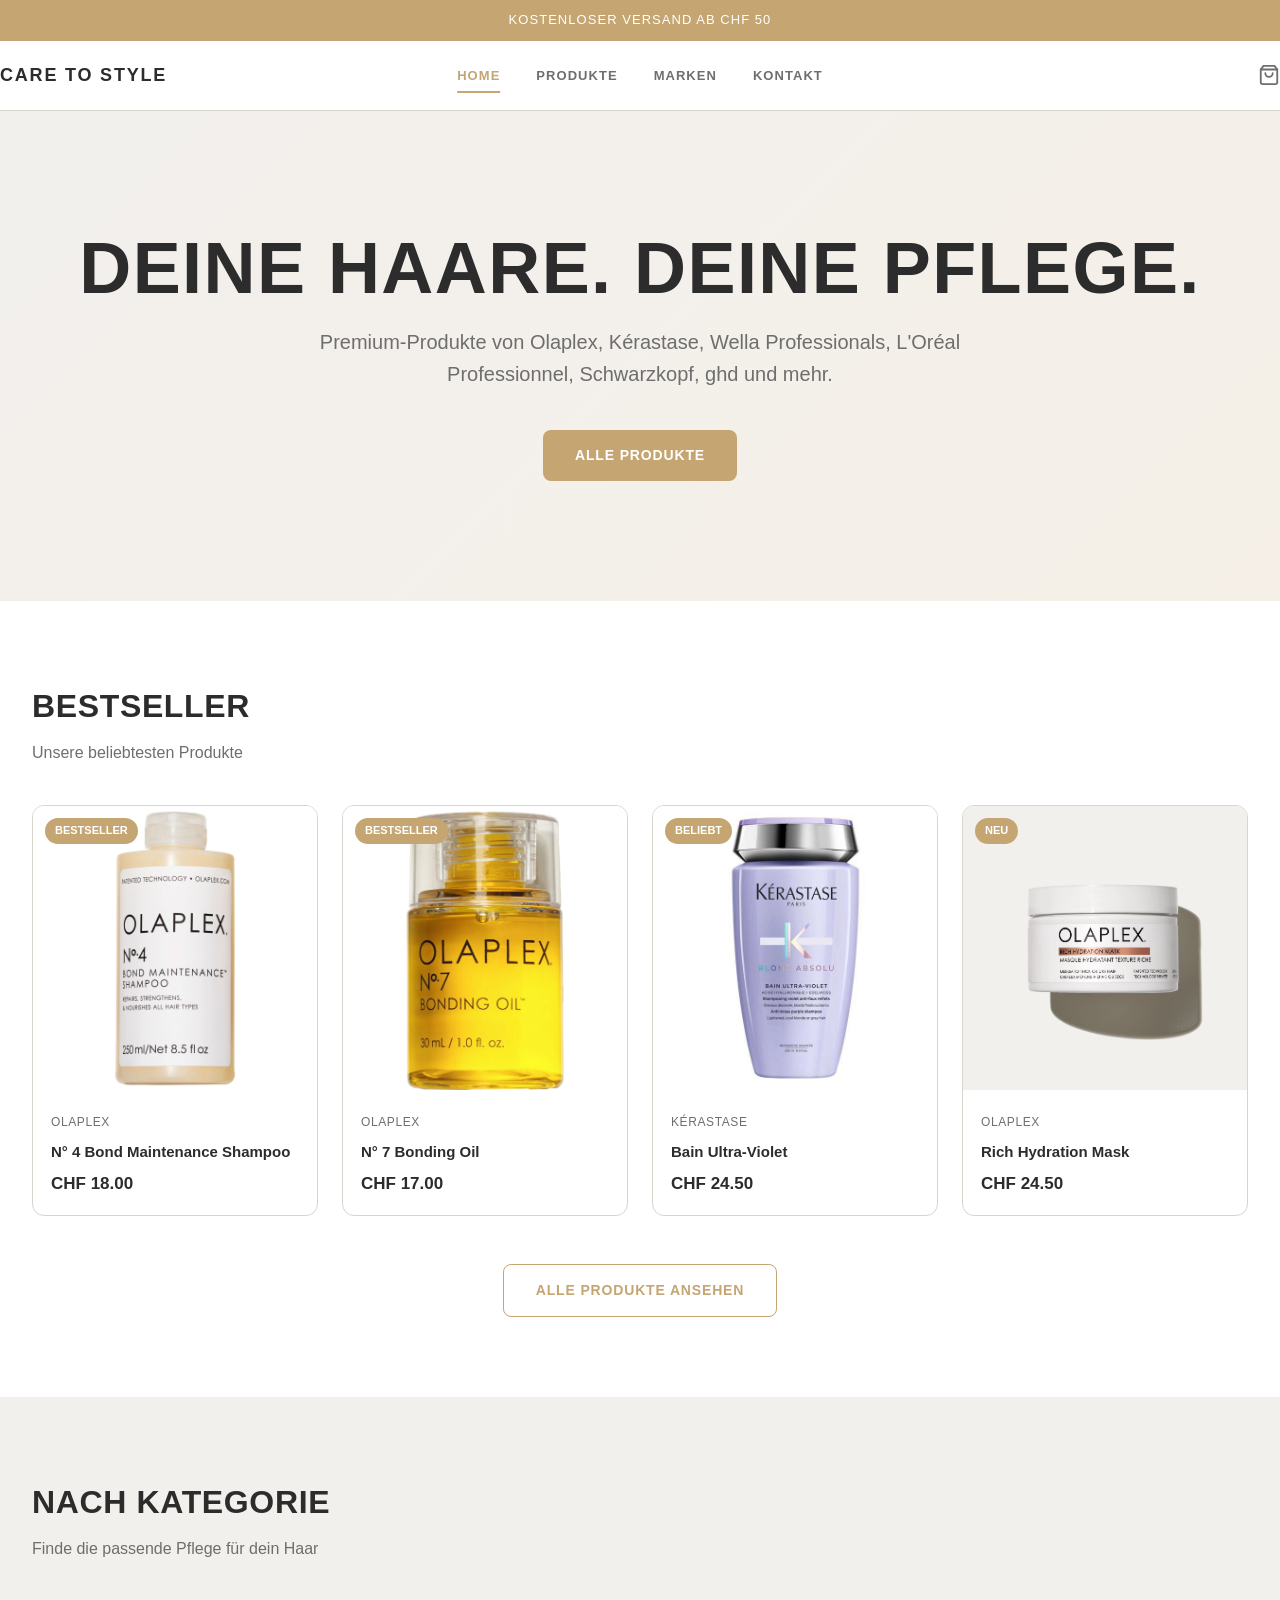
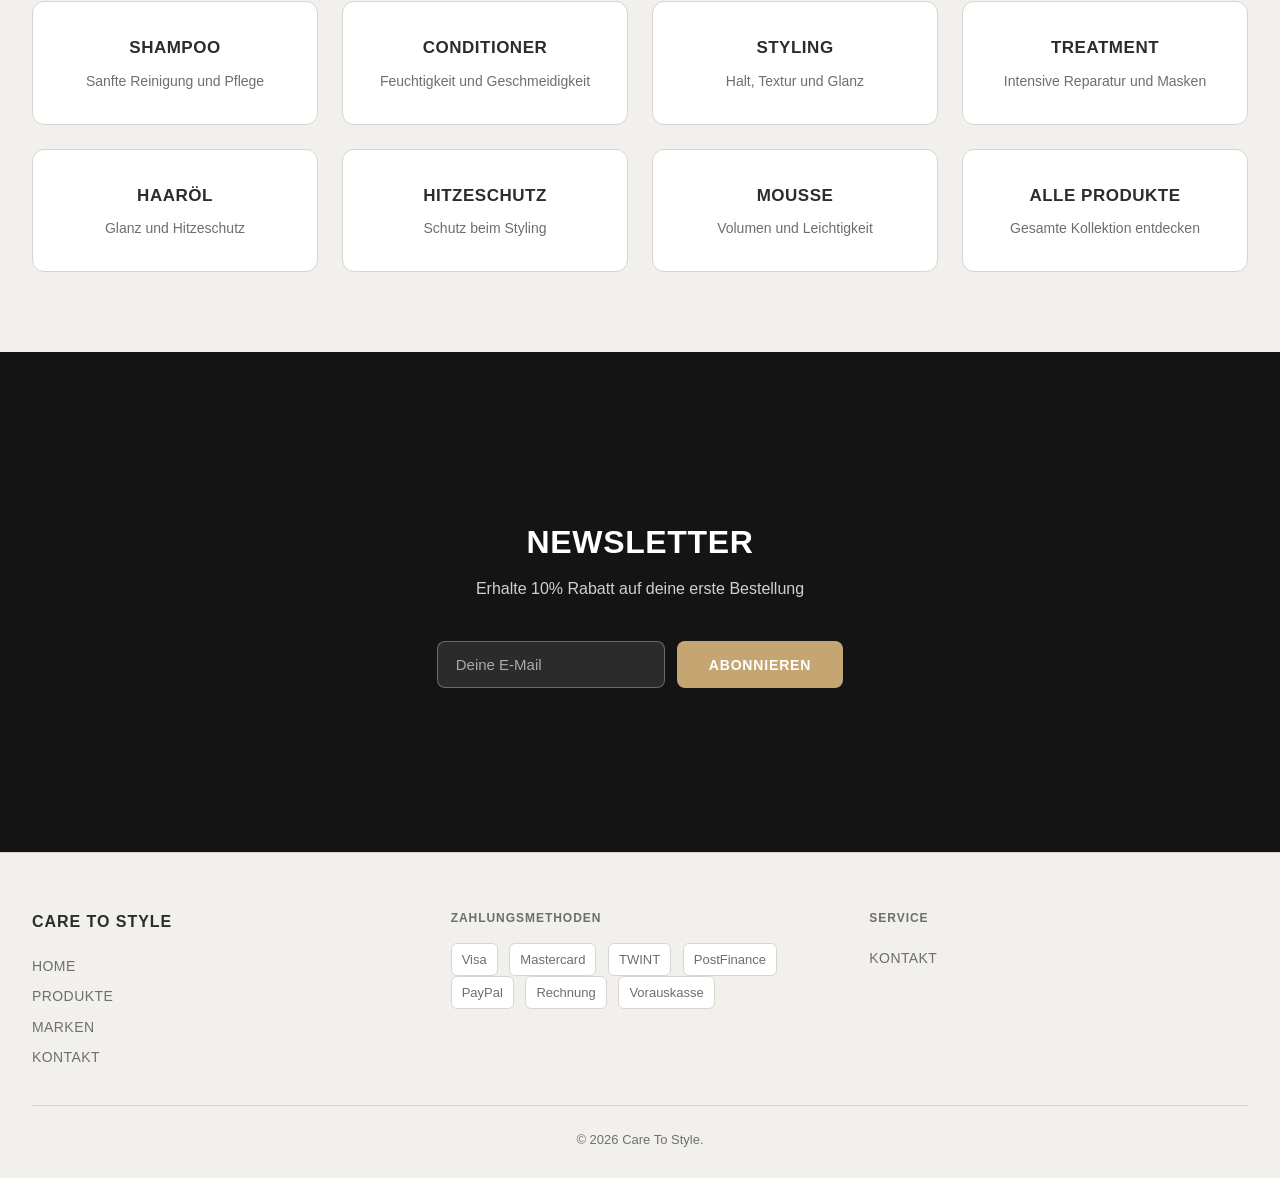
<file: index.html>
<!doctype html>
<html lang="de">
<head>
    <meta charset="utf-8" />
    <meta name="viewport" content="width=device-width, initial-scale=1" />
    <title>Care To Style | Premium Haarpflege</title>
    <meta name="description" content="Entdecke Premium-Haarpflege von Olaplex, Kérastase, Wella Professionals, Goldwell, Sebastian, Schwarzkopf und mehr." />
    <link rel="stylesheet" href="style.css" />
</head>
<body>
<a class="skip-link" href="#content">Zum Inhalt</a>

<div id="newsletter-popup" class="newsletter-popup-overlay" style="display:none;">
    <div class="newsletter-popup-box">
        <button class="close-btn" onclick="closeNewsletterPopup()">&times;</button>
        <h2>10% Rabatt sichern</h2>
        <p>Trage dich in unseren Newsletter ein und erhalte 10% Rabatt auf deine erste Bestellung.</p>
        <form class="newsletter-popup-form" id="newsletter-popup-form">
            <input type="email" name="email" placeholder="Deine E-Mail-Adresse" required />
            <button type="submit" class="btn btn-primary">Anmelden</button>
        </form>
        <div class="newsletter-success" id="popup-success" style="display:none;">
            <h2>✓ Anmeldung bestätigt!</h2>
            <p>Vielen Dank! Du erhältst bald deinen 10% Rabattcode per E-Mail.</p>
            <button class="btn btn-primary" onclick="closeNewsletterPopup()">Schliessen</button>
        </div>
    </div>
</div>

<div class="top-banner">Kostenloser Versand ab CHF 50</div>

<header>
    <div class="container header-inner">
        <div class="logo">
            <span class="logo-name">Care To Style</span>
        </div>
        <nav class="main-nav" aria-label="Hauptnavigation">
            <ul>
                <li><a href="index.html" class="active">Home</a></li>
                <li><a href="products.html">Produkte</a></li>
                <li><a href="brands.html">Marken</a></li>
                <li><a href="contact.html">Kontakt</a></li>
            </ul>
        </nav>
        <div class="header-actions">
            <a href="cart.html" class="cart-icon" aria-label="Warenkorb">
                <svg width="22" height="22" viewBox="0 0 24 24" fill="none" stroke="currentColor" stroke-width="2" stroke-linecap="round" stroke-linejoin="round"><path d="M6 2L3 6v14a2 2 0 002 2h14a2 2 0 002-2V6l-3-4z"/><line x1="3" y1="6" x2="21" y2="6"/><path d="M16 10a4 4 0 01-8 0"/></svg>
                <span class="cart-badge" id="cart-count">0</span>
            </a>
        </div>
    </div>
</header>

<main id="content">
    <section class="hero">
        <div class="container">
            <h1 class="hero-title">Deine Haare. Deine Pflege.</h1>
            <p class="hero-subtitle">Premium-Produkte von Olaplex, Kérastase, Wella Professionals, L'Oréal Professionnel, Schwarzkopf, ghd und mehr.</p>
            <div class="hero-actions">
                <a href="products.html" class="btn btn-primary">Alle Produkte</a>
            </div>
        </div>
    </section>

    <section class="section">
        <div class="container">
            <h2 class="section-title">Bestseller</h2>
            <p class="section-subtitle">Unsere beliebtesten Produkte</p>
            <div class="product-grid">
                <a href="product.html#product-1" class="product-card">
                    <div class="product-image">
                        <img src="images/1294059-Olaplex-No-4-Bond-Maintenance-Shampoo-250-ml.fbe9b5f9.jpg" alt="Olaplex N° 4 Bond Maintenance Shampoo" />
                        <span class="product-badge">Bestseller</span>
                    </div>
                    <div class="product-info">
                        <span class="product-brand">Olaplex</span>
                        <h3 class="product-name">N° 4 Bond Maintenance Shampoo</h3>
                        <span class="product-price">CHF 18.00</span>
                    </div>
                </a>
                <a href="product.html#product-15" class="product-card">
                    <div class="product-image">
                        <img src="images/N° 7 Bonding Oil Haaröl.jpg" alt="Olaplex N° 7 Bonding Oil" />
                        <span class="product-badge">Bestseller</span>
                    </div>
                    <div class="product-info">
                        <span class="product-brand">Olaplex</span>
                        <h3 class="product-name">N° 7 Bonding Oil</h3>
                        <span class="product-price">CHF 17.00</span>
                    </div>
                </a>
                <a href="product.html#product-4" class="product-card">
                    <div class="product-image">
                        <img src="images/1631292-Kerastase-Blond-Absolu-Bain-Ultra-Violet-250-ml.1fa622e0.jpg" alt="Kérastase Bain Ultra-Violet" />
                        <span class="product-badge">Beliebt</span>
                    </div>
                    <div class="product-info">
                        <span class="product-brand">Kérastase</span>
                        <h3 class="product-name">Bain Ultra-Violet</h3>
                        <span class="product-price">CHF 24.50</span>
                    </div>
                </a>
                <a href="product.html#product-13" class="product-card">
                    <div class="product-image">
                        <img src="images/Rich Hydration Mask.jpg" alt="Olaplex Rich Hydration Mask" />
                        <span class="product-badge">Neu</span>
                    </div>
                    <div class="product-info">
                        <span class="product-brand">Olaplex</span>
                        <h3 class="product-name">Rich Hydration Mask</h3>
                        <span class="product-price">CHF 24.50</span>
                    </div>
                </a>
            </div>
            <div class="section-link"><a href="products.html" class="btn btn-outline">Alle Produkte ansehen</a></div>
        </div>
    </section>

    <section class="section brand-cats">
        <div class="container">
            <h2 class="section-title">Nach Kategorie</h2>
            <p class="section-subtitle">Finde die passende Pflege für dein Haar</p>
            <div class="brand-grid">
                <a href="products.html" class="brand-card"><h3>Shampoo</h3><p>Sanfte Reinigung und Pflege</p></a>
                <a href="products.html" class="brand-card"><h3>Conditioner</h3><p>Feuchtigkeit und Geschmeidigkeit</p></a>
                <a href="products.html" class="brand-card"><h3>Styling</h3><p>Halt, Textur und Glanz</p></a>
                <a href="products.html" class="brand-card"><h3>Treatment</h3><p>Intensive Reparatur und Masken</p></a>
                <a href="products.html" class="brand-card"><h3>Haaröl</h3><p>Glanz und Hitzeschutz</p></a>
                <a href="products.html" class="brand-card"><h3>Hitzeschutz</h3><p>Schutz beim Styling</p></a>
                <a href="products.html" class="brand-card"><h3>Mousse</h3><p>Volumen und Leichtigkeit</p></a>
                <a href="products.html" class="brand-card"><h3>Alle Produkte</h3><p>Gesamte Kollektion entdecken</p></a>
            </div>
        </div>
    </section>

    <section class="section newsletter">
        <div class="container">
            <div class="newsletter-box">
                <h2 class="section-title">Newsletter</h2>
                <p class="section-subtitle">Erhalte 10% Rabatt auf deine erste Bestellung</p>
                <form class="newsletter-form" id="newsletter-inline-form">
                    <input type="email" name="email" placeholder="Deine E-Mail" required />
                    <button type="submit" class="btn btn-primary">Abonnieren</button>
                </form>
                <div class="newsletter-inline-success" id="inline-success" style="display:none;">
                    <p>✓ Erfolgreich angemeldet! Du erhältst deinen 10% Rabattcode per E-Mail.</p>
                </div>
            </div>
        </div>
    </section>
</main>

<footer>
    <div class="container">
        <div class="footer-grid">
            <div class="footer-col">
                <h3>Care To Style</h3>
                <a href="index.html">Home</a>
                <a href="products.html">Produkte</a>
                <a href="brands.html">Marken</a>
                <a href="contact.html">Kontakt</a>
            </div>
            <div class="footer-col">
                <h4>Zahlungsmethoden</h4>
                <div class="payment-methods">
                    <span>Visa</span>
                    <span>Mastercard</span>
                    <span>TWINT</span>
                    <span>PostFinance</span>
                    <span>PayPal</span>
                    <span>Rechnung</span>
                    <span>Vorauskasse</span>
                </div>
            </div>
            <div class="footer-col">
                <h4>Service</h4>
                <a href="contact.html">Kontakt</a>
            </div>
        </div>
        <div class="footer-bottom"><p>© 2026 Care To Style.</p></div>
    </div>
</footer>
<script src="cart.js"></script>
</body>
</html>
</file>
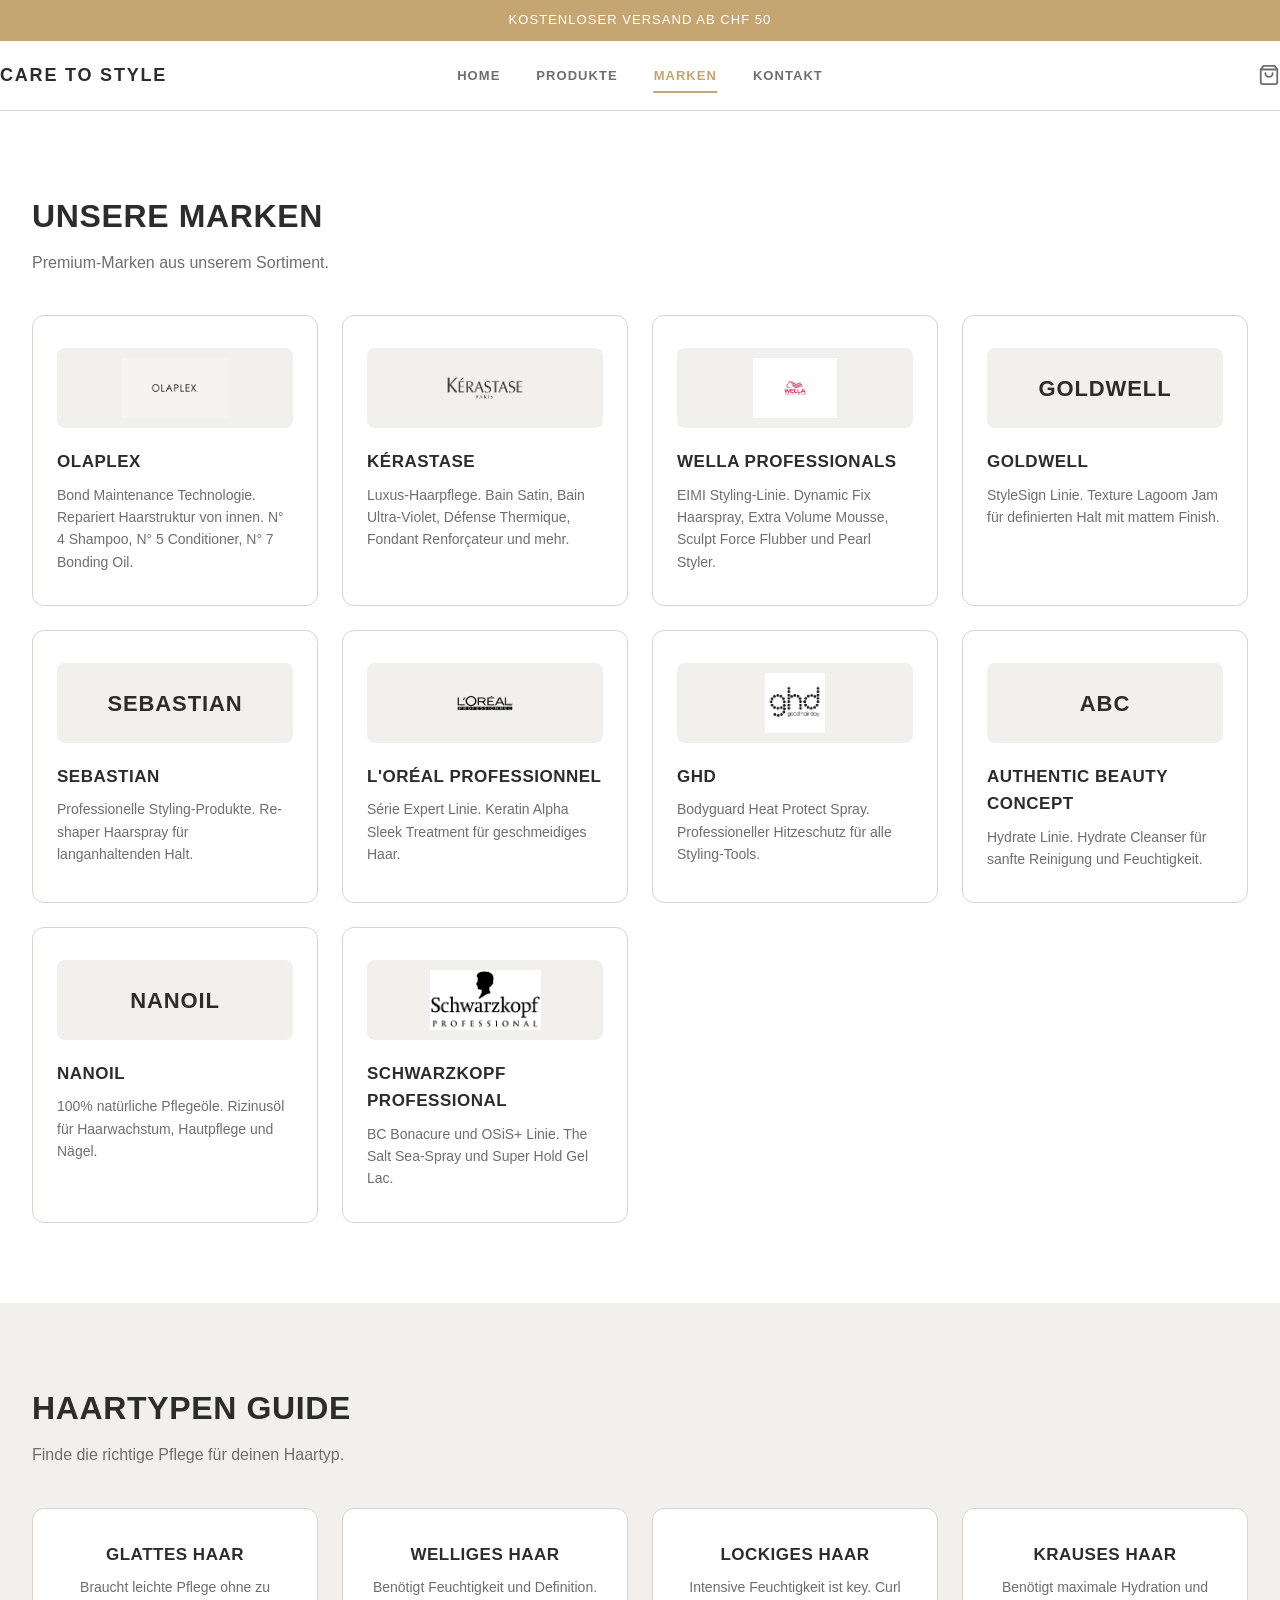
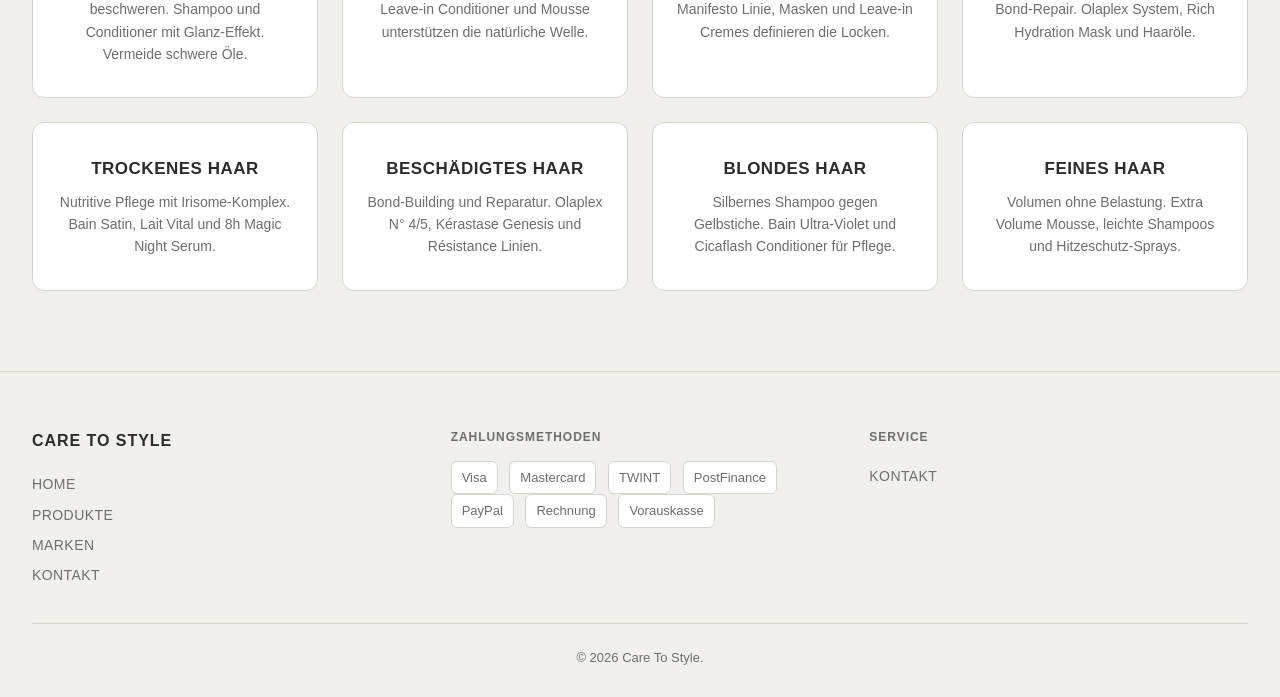
<file: brands.html>
<!doctype html>
<html lang="de">
<head>
    <meta charset="utf-8" />
    <meta name="viewport" content="width=device-width, initial-scale=1" />
    <title>Marken | Care To Style</title>
    <meta name="description" content="Entdecke unsere Marken: Olaplex, Kérastase, Wella Professionals, Goldwell, Sebastian, L'Oréal Professionnel und mehr." />
    <link rel="stylesheet" href="style.css" />
</head>
<body>
<a class="skip-link" href="#content">Zum Inhalt</a>

<div class="top-banner">Kostenloser Versand ab CHF 50</div>

<header>
    <div class="container header-inner">
        <div class="logo">
            <span class="logo-name">Care To Style</span>
        </div>
        <nav class="main-nav" aria-label="Hauptnavigation">
            <ul>
                <li><a href="index.html">Home</a></li>
                <li><a href="products.html">Produkte</a></li>
                <li><a href="brands.html" class="active">Marken</a></li>
                <li><a href="contact.html">Kontakt</a></li>
            </ul>
        </nav>
        <div class="header-actions">
            <a href="cart.html" class="cart-icon" aria-label="Warenkorb">
                <svg width="22" height="22" viewBox="0 0 24 24" fill="none" stroke="currentColor" stroke-width="2" stroke-linecap="round" stroke-linejoin="round"><path d="M6 2L3 6v14a2 2 0 002 2h14a2 2 0 002-2V6l-3-4z"/><line x1="3" y1="6" x2="21" y2="6"/><path d="M16 10a4 4 0 01-8 0"/></svg>
                <span class="cart-badge" id="cart-count">0</span>
            </a>
        </div>
    </div>
</header>

<main id="content">
    <section class="section">
        <div class="container">
            <h1 class="section-title">Unsere Marken</h1>
            <p class="section-subtitle">Premium-Marken aus unserem Sortiment.</p>

            <div class="brand-grid">
                <a href="products.html" class="brand-card">
                    <div class="brand-logo"><img src="images/Olaplex_Logo.png" alt="Olaplex Logo" /></div>
                    <div class="info">
                        <h3>Olaplex</h3>
                        <p>Bond Maintenance Technologie. Repariert Haarstruktur von innen. N° 4 Shampoo, N° 5 Conditioner, N° 7 Bonding Oil.</p>
                    </div>
                </a>
                <a href="products.html" class="brand-card">
                    <div class="brand-logo"><img src="images/kerastase-logo.png" alt="Kérastase Logo" /></div>
                    <div class="info">
                        <h3>Kérastase</h3>
                        <p>Luxus-Haarpflege. Bain Satin, Bain Ultra-Violet, Défense Thermique, Fondant Renforçateur und mehr.</p>
                    </div>
                </a>
                <a href="products.html" class="brand-card">
                    <div class="brand-logo"><img src="images/wella-professionals-logo.jpg" alt="Wella Professionals Logo" /></div>
                    <div class="info">
                        <h3>Wella Professionals</h3>
                        <p>EIMI Styling-Linie. Dynamic Fix Haarspray, Extra Volume Mousse, Sculpt Force Flubber und Pearl Styler.</p>
                    </div>
                </a>
                <a href="products.html" class="brand-card">
                    <div class="brand-logo">Goldwell</div>
                    <div class="info">
                        <h3>Goldwell</h3>
                        <p>StyleSign Linie. Texture Lagoom Jam für definierten Halt mit mattem Finish.</p>
                    </div>
                </a>
                <a href="products.html" class="brand-card">
                    <div class="brand-logo">Sebastian</div>
                    <div class="info">
                        <h3>Sebastian</h3>
                        <p>Professionelle Styling-Produkte. Re-shaper Haarspray für langanhaltenden Halt.</p>
                    </div>
                </a>
                <a href="products.html" class="brand-card">
                    <div class="brand-logo"><img src="images/l-oreal-professionnel-logo-png-transparent.png" alt="L'Oréal Professionnel Logo" /></div>
                    <div class="info">
                        <h3>L'Oréal Professionnel</h3>
                        <p>Série Expert Linie. Keratin Alpha Sleek Treatment für geschmeidiges Haar.</p>
                    </div>
                </a>
                <a href="products.html" class="brand-card">
                    <div class="brand-logo"><img src="images/ghd-logo.png" alt="ghd Logo" /></div>
                    <div class="info">
                        <h3>ghd</h3>
                        <p>Bodyguard Heat Protect Spray. Professioneller Hitzeschutz für alle Styling-Tools.</p>
                    </div>
                </a>
                <a href="products.html" class="brand-card">
                    <div class="brand-logo">ABC</div>
                    <div class="info">
                        <h3>Authentic Beauty Concept</h3>
                        <p>Hydrate Linie. Hydrate Cleanser für sanfte Reinigung und Feuchtigkeit.</p>
                    </div>
                </a>
                <a href="products.html" class="brand-card">
                    <div class="brand-logo">Nanoil</div>
                    <div class="info">
                        <h3>Nanoil</h3>
                        <p>100% natürliche Pflegeöle. Rizinusöl für Haarwachstum, Hautpflege und Nägel.</p>
                    </div>
                </a>
                <a href="products.html" class="brand-card">
                    <div class="brand-logo"><img src="images/Schwarzkopf-logo.jpg" alt="Schwarzkopf Professional Logo" /></div>
                    <div class="info">
                        <h3>Schwarzkopf Professional</h3>
                        <p>BC Bonacure und OSiS+ Linie. The Salt Sea-Spray und Super Hold Gel Lac.</p>
                    </div>
                </a>
            </div>
        </div>
    </section>

    <section class="section brand-cats">
        <div class="container">
            <h2 class="section-title">Haartypen Guide</h2>
            <p class="section-subtitle">Finde die richtige Pflege für deinen Haartyp.</p>
            <div class="brand-grid">
                <div class="brand-card">
                    <h3>Glattes Haar</h3>
                    <p>Braucht leichte Pflege ohne zu beschweren. Shampoo und Conditioner mit Glanz-Effekt. Vermeide schwere Öle.</p>
                </div>
                <div class="brand-card">
                    <h3>Welliges Haar</h3>
                    <p>Benötigt Feuchtigkeit und Definition. Leave-in Conditioner und Mousse unterstützen die natürliche Welle.</p>
                </div>
                <div class="brand-card">
                    <h3>Lockiges Haar</h3>
                    <p>Intensive Feuchtigkeit ist key. Curl Manifesto Linie, Masken und Leave-in Cremes definieren die Locken.</p>
                </div>
                <div class="brand-card">
                    <h3>Krauses Haar</h3>
                    <p>Benötigt maximale Hydration und Bond-Repair. Olaplex System, Rich Hydration Mask und Haaröle.</p>
                </div>
                <div class="brand-card">
                    <h3>Trockenes Haar</h3>
                    <p>Nutritive Pflege mit Irisome-Komplex. Bain Satin, Lait Vital und 8h Magic Night Serum.</p>
                </div>
                <div class="brand-card">
                    <h3>Beschädigtes Haar</h3>
                    <p>Bond-Building und Reparatur. Olaplex N° 4/5, Kérastase Genesis und Résistance Linien.</p>
                </div>
                <div class="brand-card">
                    <h3>Blondes Haar</h3>
                    <p>Silbernes Shampoo gegen Gelbstiche. Bain Ultra-Violet und Cicaflash Conditioner für Pflege.</p>
                </div>
                <div class="brand-card">
                    <h3>Feines Haar</h3>
                    <p>Volumen ohne Belastung. Extra Volume Mousse, leichte Shampoos und Hitzeschutz-Sprays.</p>
                </div>
            </div>
        </div>
    </section>
</main>

<footer>
    <div class="container">
        <div class="footer-grid">
            <div class="footer-col">
                <h3>Care To Style</h3>
                <a href="index.html">Home</a>
                <a href="products.html">Produkte</a>
                <a href="brands.html">Marken</a>
                <a href="contact.html">Kontakt</a>
            </div>
            <div class="footer-col">
                <h4>Zahlungsmethoden</h4>
                <div class="payment-methods">
                    <span>Visa</span>
                    <span>Mastercard</span>
                    <span>TWINT</span>
                    <span>PostFinance</span>
                    <span>PayPal</span>
                    <span>Rechnung</span>
                    <span>Vorauskasse</span>
                </div>
            </div>
            <div class="footer-col">
                <h4>Service</h4>
                <a href="contact.html">Kontakt</a>
            </div>
        </div>
        <div class="footer-bottom"><p>© 2026 Care To Style.</p></div>
    </div>
</footer>
<script src="cart.js"></script>
</body>
</html>
</file>
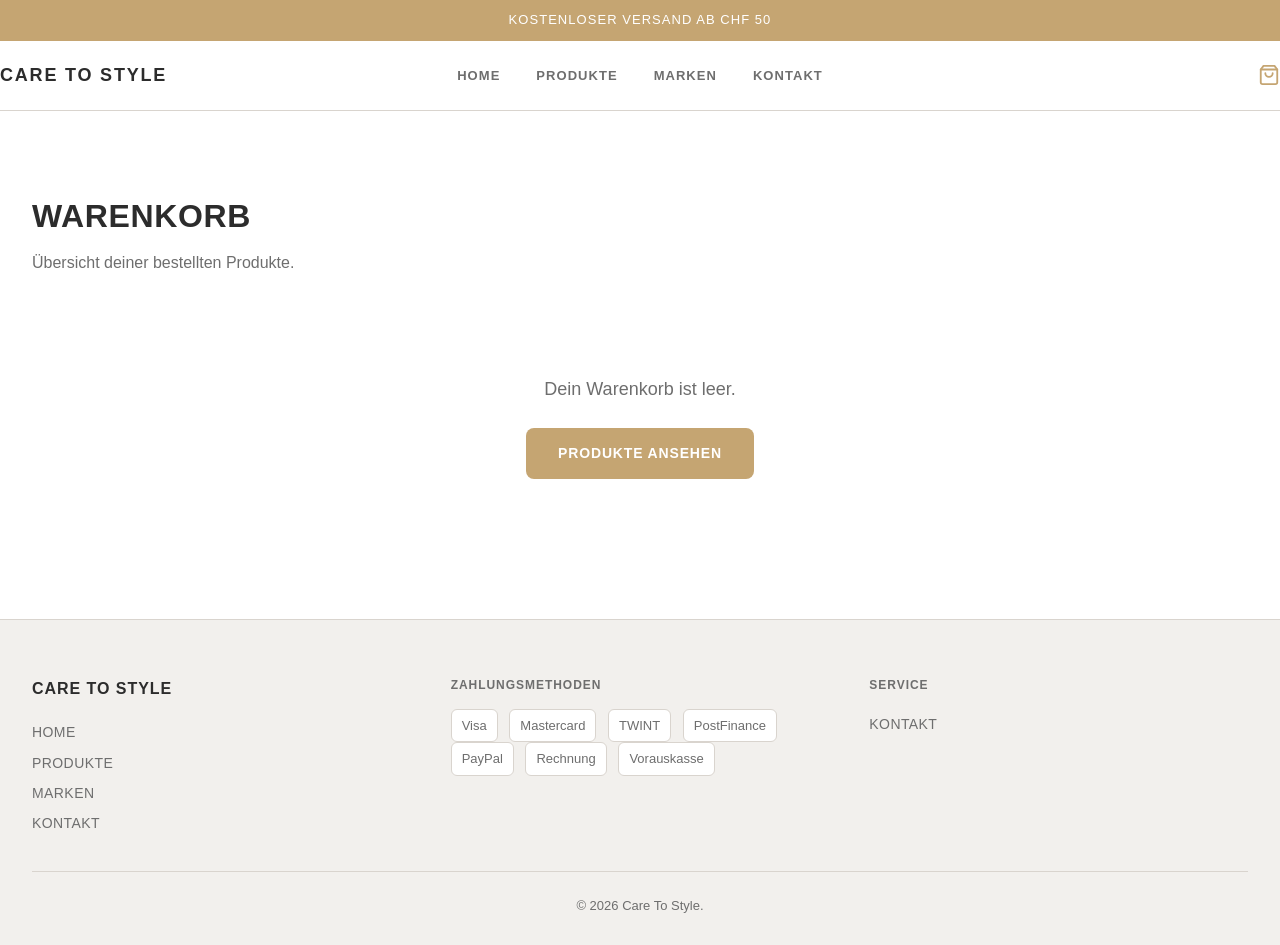
<file: cart.html>
<!doctype html>
<html lang="de">
<head>
    <meta charset="utf-8" />
    <meta name="viewport" content="width=device-width, initial-scale=1" />
    <title>Warenkorb | Care To Style</title>
    <meta name="description" content="Dein Warenkorb bei Care To Style." />
    <link rel="stylesheet" href="style.css" />
</head>
<body>
<a class="skip-link" href="#content">Zum Inhalt</a>

<div class="top-banner">Kostenloser Versand ab CHF 50</div>

<header>
    <div class="container header-inner">
        <div class="logo">
            <span class="logo-name">Care To Style</span>
        </div>
        <nav class="main-nav" aria-label="Hauptnavigation">
            <ul>
                <li><a href="index.html">Home</a></li>
                <li><a href="products.html">Produkte</a></li>
                <li><a href="brands.html">Marken</a></li>
                <li><a href="contact.html">Kontakt</a></li>
            </ul>
        </nav>
        <div class="header-actions">
            <a href="cart.html" class="cart-icon active" aria-label="Warenkorb">
                <svg width="22" height="22" viewBox="0 0 24 24" fill="none" stroke="currentColor" stroke-width="2" stroke-linecap="round" stroke-linejoin="round"><path d="M6 2L3 6v14a2 2 0 002 2h14a2 2 0 002-2V6l-3-4z"/><line x1="3" y1="6" x2="21" y2="6"/><path d="M16 10a4 4 0 01-8 0"/></svg>
                <span class="cart-badge" id="cart-count">0</span>
            </a>
        </div>
    </div>
</header>

<main id="content">
    <section class="section">
        <div class="container">
            <h1 class="section-title">Warenkorb</h1>
            <p class="section-subtitle">Übersicht deiner bestellten Produkte.</p>
            <div class="cart-container" id="cart-items">
            </div>
        </div>
    </section>
</main>

<footer>
    <div class="container">
        <div class="footer-grid">
            <div class="footer-col">
                <h3>Care To Style</h3>
                <a href="index.html">Home</a>
                <a href="products.html">Produkte</a>
                <a href="brands.html">Marken</a>
                <a href="contact.html">Kontakt</a>
            </div>
            <div class="footer-col">
                <h4>Zahlungsmethoden</h4>
                <div class="payment-methods">
                    <span>Visa</span>
                    <span>Mastercard</span>
                    <span>TWINT</span>
                    <span>PostFinance</span>
                    <span>PayPal</span>
                    <span>Rechnung</span>
                    <span>Vorauskasse</span>
                </div>
            </div>
            <div class="footer-col">
                <h4>Service</h4>
                <a href="contact.html">Kontakt</a>
            </div>
        </div>
        <div class="footer-bottom"><p>© 2026 Care To Style.</p></div>
    </div>
</footer>
<script src="cart.js"></script>
</body>
</html>
</file>
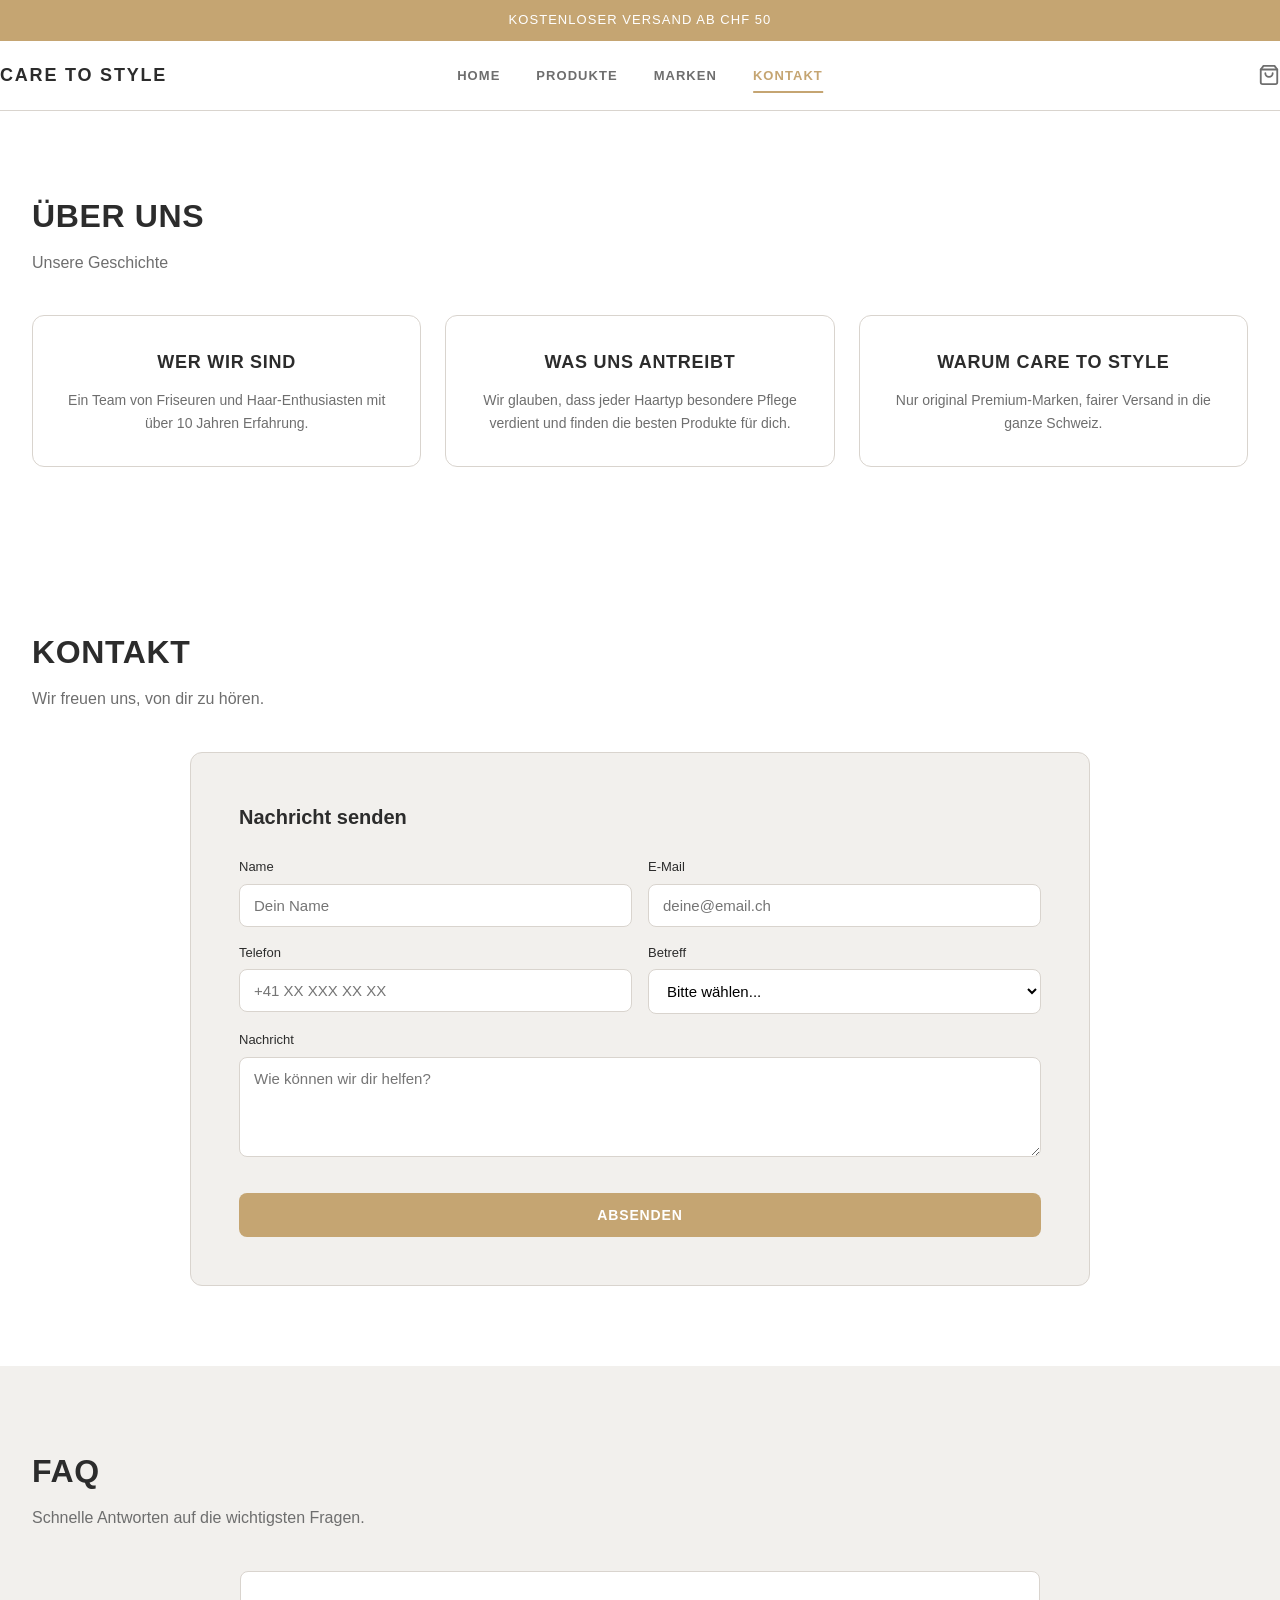
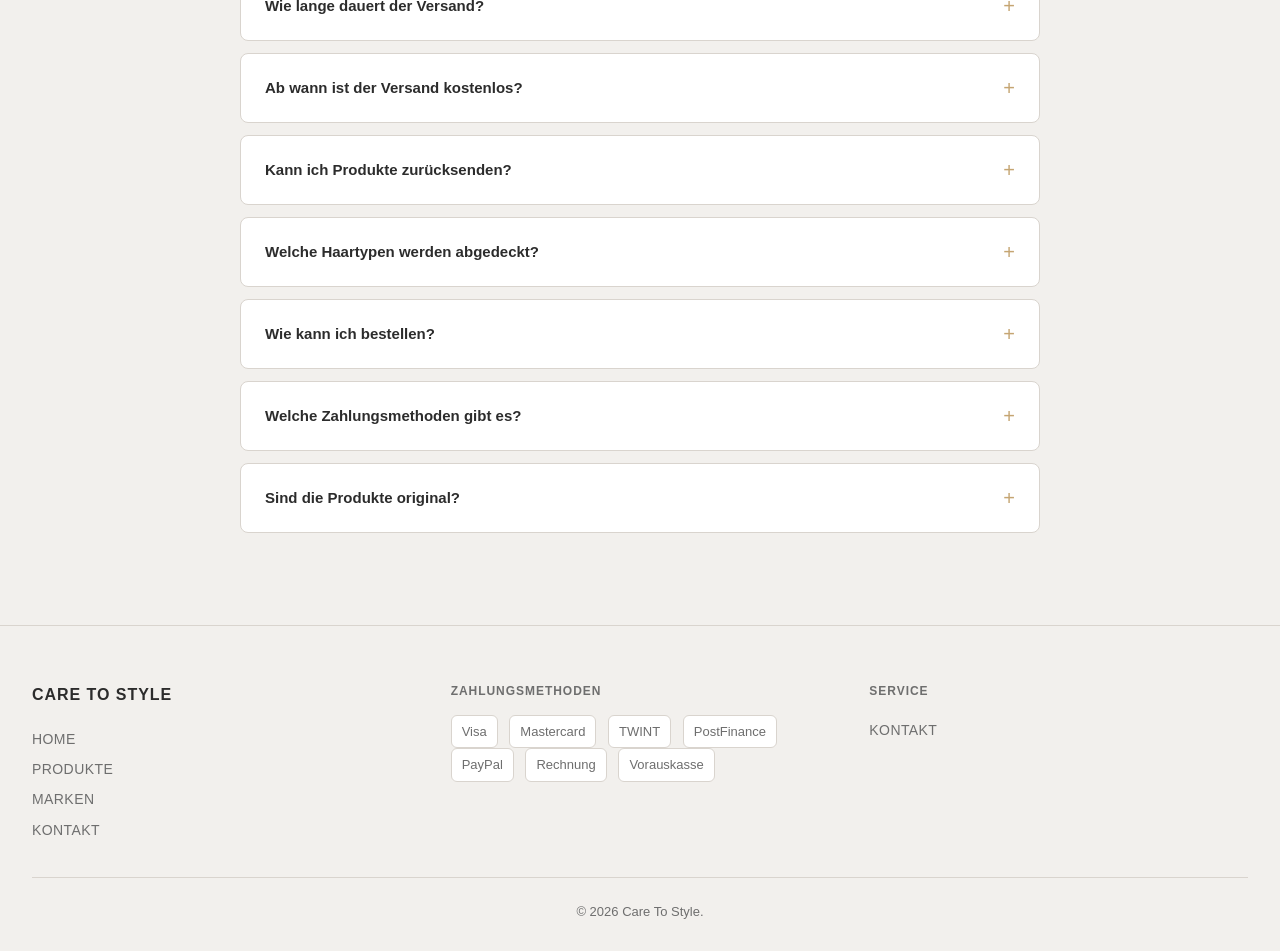
<file: contact.html>
<!doctype html>
<html lang="de">
<head>
    <meta charset="utf-8" />
    <meta name="viewport" content="width=device-width, initial-scale=1" />
    <title>Kontakt | Care To Style</title>
    <meta name="description" content="Kontaktiere unser Team bei Fragen zu Produkten, Bestellung oder Feedback." />
    <link rel="stylesheet" href="style.css" />
</head>
<body>
<a class="skip-link" href="#content">Zum Inhalt</a>

<div class="top-banner">Kostenloser Versand ab CHF 50</div>

<header>
    <div class="container header-inner">
        <div class="logo">
            <span class="logo-name">Care To Style</span>
        </div>
        <nav class="main-nav" aria-label="Hauptnavigation">
            <ul>
                <li><a href="index.html">Home</a></li>
                <li><a href="products.html">Produkte</a></li>
                <li><a href="brands.html">Marken</a></li>
                <li><a href="contact.html" class="active">Kontakt</a></li>
            </ul>
        </nav>
        <div class="header-actions">
            <a href="cart.html" class="cart-icon" aria-label="Warenkorb">
                <svg width="22" height="22" viewBox="0 0 24 24" fill="none" stroke="currentColor" stroke-width="2" stroke-linecap="round" stroke-linejoin="round"><path d="M6 2L3 6v14a2 2 0 002 2h14a2 2 0 002-2V6l-3-4z"/><line x1="3" y1="6" x2="21" y2="6"/><path d="M16 10a4 4 0 01-8 0"/></svg>
                <span class="cart-badge" id="cart-count">0</span>
            </a>
        </div>
    </div>
</header>

<main id="content">
    <section class="section about-us">
        <div class="container">
            <h2 class="section-title">Über uns</h2>
            <p class="section-subtitle">Unsere Geschichte</p>
            <div class="about-grid">
                <div class="about-card">
                    <h3>Wer wir sind</h3>
                    <p>Ein Team von Friseuren und Haar-Enthusiasten mit über 10 Jahren Erfahrung.</p>
                </div>
                <div class="about-card">
                    <h3>Was uns antreibt</h3>
                    <p>Wir glauben, dass jeder Haartyp besondere Pflege verdient und finden die besten Produkte für dich.</p>
                </div>
                <div class="about-card">
                    <h3>Warum Care To Style</h3>
                    <p>Nur original Premium-Marken, fairer Versand in die ganze Schweiz.</p>
                </div>
            </div>
        </div>
    </section>
    <section class="section">
        <div class="container">
            <h1 class="section-title">Kontakt</h1>
            <p class="section-subtitle">Wir freuen uns, von dir zu hören.</p>

            <form class="contact-form contact-form-wide" id="contact-form">
                <h2>Nachricht senden</h2>
                <div class="form-grid-wide">
                    <div class="form-group">
                        <label for="c-name">Name</label>
                        <input id="c-name" type="text" name="name" required placeholder="Dein Name" />
                    </div>
                    <div class="form-group">
                        <label for="c-email">E-Mail</label>
                        <input id="c-email" type="email" name="email" required placeholder="deine@email.ch" />
                    </div>
                    <div class="form-group">
                        <label for="c-phone">Telefon</label>
                        <input id="c-phone" type="tel" name="phone" placeholder="+41 XX XXX XX XX" />
                    </div>
                    <div class="form-group">
                        <label for="c-subject">Betreff</label>
                        <select id="c-subject" name="subject" required>
                            <option value="" disabled selected>Bitte wählen...</option>
                            <option value="Bestellung">Bestellung</option>
                            <option value="Produktberatung">Produktberatung</option>
                            <option value="Feedback">Feedback</option>
                            <option value="Versand">Versand & Lieferung</option>
                            <option value="Sonstiges">Sonstiges</option>
                        </select>
                    </div>
                    <div class="form-group full">
                        <label for="c-message">Nachricht</label>
                        <textarea id="c-message" name="message" required placeholder="Wie können wir dir helfen?"></textarea>
                    </div>
                    <div class="form-group full form-actions">
                        <button class="btn btn-primary" type="submit">Absenden</button>
                    </div>
                </div>
            </form>
            <div class="contact-success" id="contact-success" style="display:none;">
                <h2>✓ Nachricht gesendet!</h2>
                <p>Vielen Dank für deine Anfrage. Wir melden uns innerhalb von 24 Stunden bei dir.</p>
                <a href="index.html" class="btn btn-primary">Zurück zur Startseite</a>
            </div>
        </div>
    </section>

    <section class="section brand-cats">
        <div class="container">
            <h2 class="section-title">FAQ</h2>
            <p class="section-subtitle">Schnelle Antworten auf die wichtigsten Fragen.</p>
            <div class="faq-list">
                <details class="faq-item">
                    <summary>Wie lange dauert der Versand?</summary>
                    <div class="faq-answer">Standardversand dauert 2–4 Werktage. Expressversand liefert innerhalb von 1–2 Werktagen. Ab einem Bestellwert von CHF 50 ist der Versand kostenlos.</div>
                </details>
                <details class="faq-item">
                    <summary>Ab wann ist der Versand kostenlos?</summary>
                    <div class="faq-answer">Ab einem Bestellwert von CHF 50 ist der Versand innerhalb der Schweiz kostenlos. Bei Bestellungen unter CHF 50 fallen CHF 6.90 Versandkosten an.</div>
                </details>
                <details class="faq-item">
                    <summary>Kann ich Produkte zurücksenden?</summary>
                    <div class="faq-answer">Ja, ungenutzte Produkte können innerhalb von 30 Tagen zurückgesendet werden. Die Ware muss sich im Originalzustand und in der ungeöffneten Verpackung befinden.</div>
                </details>
                <details class="faq-item">
                    <summary>Welche Haartypen werden abgedeckt?</summary>
                    <div class="faq-answer">Wir haben Produkte für glattes, welliges, lockiges, krauses und feines Haar. Auf unserer Markenseite findest du einen detaillierten Haartypen-Guide.</div>
                </details>
                <details class="faq-item">
                    <summary>Wie kann ich bestellen?</summary>
                    <div class="faq-answer">Wähle ein Produkt aus und fülle das Bestellformular auf der Detailseite aus. Die Bestellung wird per E-Mail an uns gesendet und wir bestätigen den Erhalt.</div>
                </details>
                <details class="faq-item">
                    <summary>Welche Zahlungsmethoden gibt es?</summary>
                    <div class="faq-answer">Wir akzeptieren Vorausüberweisung und Rechnung. Die Zahlungsdaten erhalten Sie mit der Bestellbestätigung per E-Mail.</div>
                </details>
                <details class="faq-item">
                    <summary>Sind die Produkte original?</summary>
                    <div class="faq-answer">Ja, alle unsere Produkte sind 100% original und werden direkt von autorisierten Händlern bezogen.</div>
                </details>
            </div>
        </div>
    </section>
</main>

<footer>
    <div class="container">
        <div class="footer-grid">
            <div class="footer-col">
                <h3>Care To Style</h3>
                <a href="index.html">Home</a>
                <a href="products.html">Produkte</a>
                <a href="brands.html">Marken</a>
                <a href="contact.html">Kontakt</a>
            </div>
            <div class="footer-col">
                <h4>Zahlungsmethoden</h4>
                <div class="payment-methods">
                    <span>Visa</span>
                    <span>Mastercard</span>
                    <span>TWINT</span>
                    <span>PostFinance</span>
                    <span>PayPal</span>
                    <span>Rechnung</span>
                    <span>Vorauskasse</span>
                </div>
            </div>
            <div class="footer-col">
                <h4>Service</h4>
                <a href="contact.html">Kontakt</a>
            </div>
        </div>
        <div class="footer-bottom"><p>© 2026 Care To Style.</p></div>
    </div>
</footer>
<script src="cart.js"></script>
</body>
</html>
</file>
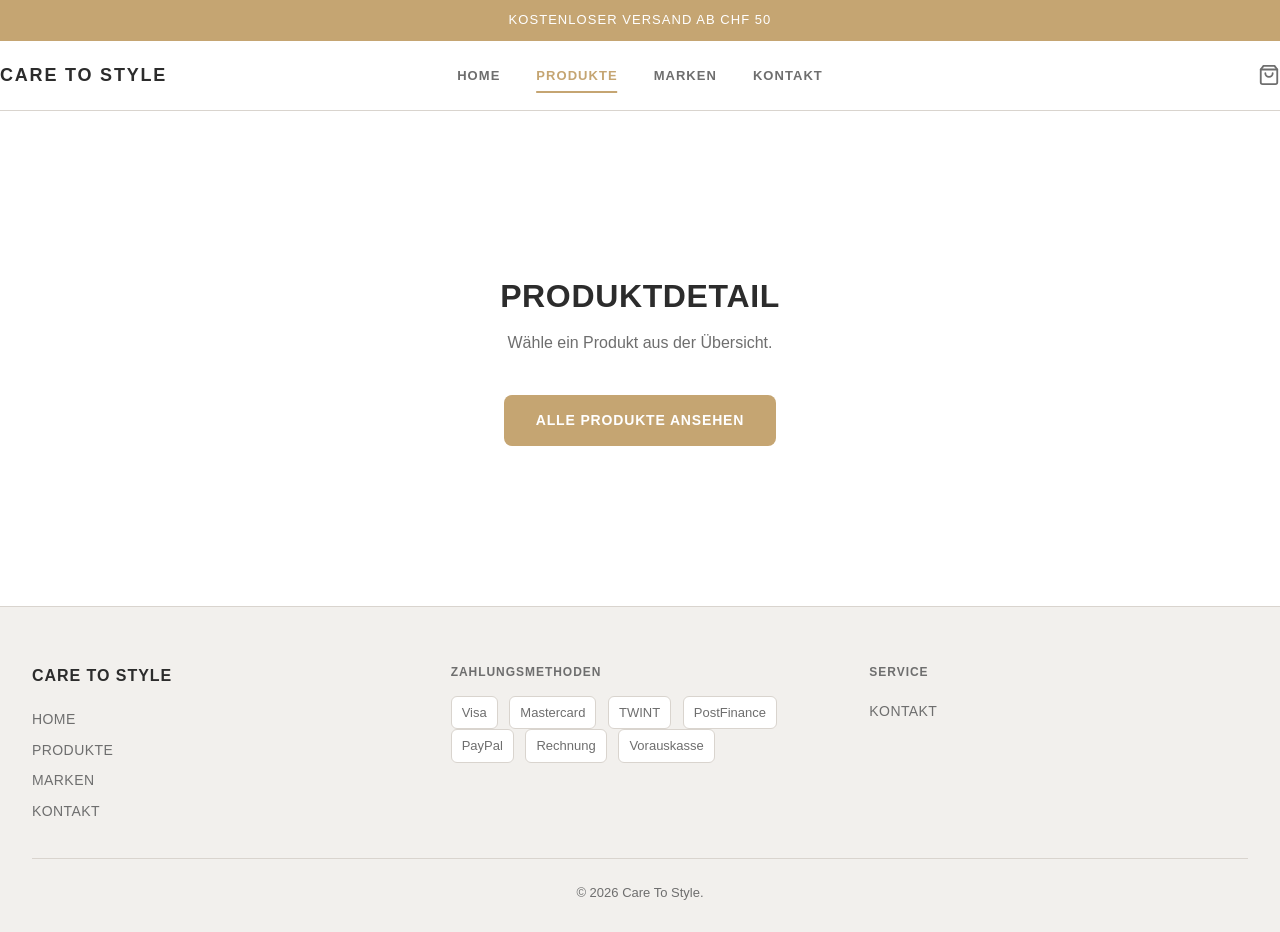
<file: product.html>
﻿<!doctype html>
<html lang="de">
<head>
    <meta charset="utf-8" />
    <meta name="viewport" content="width=device-width, initial-scale=1" />
    <title>Produktdetail | Care To Style</title>
    <link rel="stylesheet" href="style.css" />
</head>
<body>
<a class="skip-link" href="#content">Zum Inhalt</a>

<div class="top-banner">Kostenloser Versand ab CHF 50</div>

<header>
    <div class="container header-inner">
        <div class="logo">
            <span class="logo-name">Care To Style</span>
        </div>
        <nav class="main-nav" aria-label="Hauptnavigation">
            <ul>
                <li><a href="index.html">Home</a></li>
                <li><a href="products.html" class="active">Produkte</a></li>
                <li><a href="brands.html">Marken</a></li>
                <li><a href="contact.html">Kontakt</a></li>
            </ul>
        </nav>
        <div class="header-actions">
            <a href="cart.html" class="cart-icon" aria-label="Warenkorb">
                <svg width="22" height="22" viewBox="0 0 24 24" fill="none" stroke="currentColor" stroke-width="2" stroke-linecap="round" stroke-linejoin="round"><path d="M6 2L3 6v14a2 2 0 002 2h14a2 2 0 002-2V6l-3-4z"/><line x1="3" y1="6" x2="21" y2="6"/><path d="M16 10a4 4 0 01-8 0"/></svg>
                <span class="cart-badge" id="cart-count">0</span>
            </a>
        </div>
    </div>
</header>

<main id="content">
    <section class="section">
        <div class="container">

            <div id="product-1" class="product-section">
                <a href="products.html" class="btn btn-outline" style="margin-bottom:32px;">&larr; Zurück zur Übersicht</a>
                <div class="product-detail-grid">
                    <div class="product-gallery"><img src="images/1294059-Olaplex-No-4-Bond-Maintenance-Shampoo-250-ml.fbe9b5f9.jpg" alt="Olaplex N° 4 Bond Maintenance Shampoo" /></div>
                    <div class="product-info-detail">
                        <span class="product-brand" style="font-size:13px; text-transform:uppercase; letter-spacing:0.05em; color:var(--text-muted);">Olaplex</span>
                        <h1 style="font-size:28px; font-weight:700; margin:8px 0;">N° 4 Bond Maintenance Shampoo</h1>
                        <p style="font-size:15px; color:var(--text-muted); margin:0 0 16px;">Reparierendes Shampoo für strapaziertes Haar.</p>
                        <p class="price">CHF 18.00</p>
                        <div class="product-meta"><span class="badge">Marke: Olaplex</span><span class="badge">Haartyp: Beschädigt</span><span class="badge">Kategorie: Shampoo</span></div>
                        <p class="description">Das berühmte Bond Maintenance Shampoo von Olaplex. Repariert und schützt die Haarstruktur von innen. 250 ml.</p>
                        <div class="order-form">
                            <h2>In den Warenkorb</h2>
                            <div class="form-grid">
                                <div class="form-group"><label for="qty-1">Menge</label><input id="qty-1" type="number" name="quantity" min="1" value="1" /></div>
                                <div class="form-group full form-actions"><button class="btn btn-primary" type="button" id="add-btn-1" onclick="addToCart('product-1', 'Olaplex N° 4 Bond Maintenance Shampoo', '18.00')">In den Warenkorb</button></div>
                            </div>
                        </div>
                    </div>
                </div>
            </div>

            <div id="product-2" class="product-section">
                <a href="products.html" class="btn btn-outline" style="margin-bottom:32px;">&larr; Zurück zur Übersicht</a>
                <div class="product-detail-grid">
                    <div class="product-gallery"><img src="images/TVe3381097688-0-global.jpg" alt="Kérastase Bain Satin" /></div>
                    <div class="product-info-detail">
                        <span class="product-brand" style="font-size:13px; text-transform:uppercase; letter-spacing:0.05em; color:var(--text-muted);">Kérastase</span>
                        <h1 style="font-size:28px; font-weight:700; margin:8px 0;">Bain Satin</h1>
                        <p style="font-size:15px; color:var(--text-muted); margin:0 0 16px;">Shampoo für trockenes bis sehr trockenes Haar.</p>
                        <p class="price">CHF 22.25</p>
                        <div class="product-meta"><span class="badge">Marke: Kérastase</span><span class="badge">Haartyp: Trocken</span><span class="badge">Kategorie: Shampoo</span></div>
                        <p class="description">Ein nährendes Shampoo mit Irisome-Komplex. Reinigt sanft und schützt das Haar vor dem Austrocknen. 250 ml.</p>
                        <div class="order-form">
                            <h2>In den Warenkorb</h2>
                            <div class="form-grid">
                                <div class="form-group"><label for="qty-2">Menge</label><input id="qty-2" type="number" name="quantity" min="1" value="1" /></div>
                                <div class="form-group full form-actions"><button class="btn btn-primary" type="button" id="add-btn-2" onclick="addToCart('product-2', 'Kérastase Bain Satin', '24.50')">In den Warenkorb</button></div>
                            </div>
                        </div>
                    </div>
                </div>
            </div>

            <div id="product-3" class="product-section">
                <a href="products.html" class="btn btn-outline" style="margin-bottom:32px;">&larr; Zurück zur Übersicht</a>
                <div class="product-detail-grid">
                    <div class="product-gallery"><img src="images/8d8c220d2297f9b797fb9bdef745f0d38f02364b_3474636968688_bi_Bain_Hydratation_Douceur_Kerastase.jpg" alt="Kérastase Bain Hydratation Douceur" /></div>
                    <div class="product-info-detail">
                        <span class="product-brand" style="font-size:13px; text-transform:uppercase; letter-spacing:0.05em; color:var(--text-muted);">Kérastase</span>
                        <h1 style="font-size:28px; font-weight:700; margin:8px 0;">Bain Hydratation Douceur</h1>
                        <p style="font-size:15px; color:var(--text-muted); margin:0 0 16px;">Feuchtigkeitsspendendes Shampoo für trockenes Haar.</p>
                        <p class="price">CHF 24.50</p>
                        <div class="product-meta"><span class="badge">Marke: Kérastase</span><span class="badge">Haartyp: Trocken</span><span class="badge">Kategorie: Shampoo</span></div>
                        <p class="description">Sanftes feuchtigkeitsspendendes Shampoo aus der Curl Manifesto Linie. 250 ml.</p>
                        <div class="order-form">
                            <h2>In den Warenkorb</h2>
                            <div class="form-grid">
                                <div class="form-group"><label for="qty-3">Menge</label><input id="qty-3" type="number" name="quantity" min="1" value="1" /></div>
                                <div class="form-group full form-actions"><button class="btn btn-primary" type="button" id="add-btn-3" onclick="addToCart('product-3', 'Kérastase Bain Hydratation Douceur', '22.05')">In den Warenkorb</button></div>
                            </div>
                        </div>
                    </div>
                </div>
            </div>

            <div id="product-4" class="product-section">
                <a href="products.html" class="btn btn-outline" style="margin-bottom:32px;">&larr; Zurück zur Übersicht</a>
                <div class="product-detail-grid">
                    <div class="product-gallery"><img src="images/1631292-Kerastase-Blond-Absolu-Bain-Ultra-Violet-250-ml.1fa622e0.jpg" alt="Kérastase Bain Ultra-Violet" /></div>
                    <div class="product-info-detail">
                        <span class="product-brand" style="font-size:13px; text-transform:uppercase; letter-spacing:0.05em; color:var(--text-muted);">Kérastase</span>
                        <h1 style="font-size:28px; font-weight:700; margin:8px 0;">Bain Ultra-Violet</h1>
                        <p style="font-size:15px; color:var(--text-muted); margin:0 0 16px;">Silbernes Shampoo für blondes und graues Haar.</p>
                        <p class="price">CHF 24.50</p>
                        <div class="product-meta"><span class="badge">Marke: Kérastase</span><span class="badge">Haartyp: Blond</span><span class="badge">Kategorie: Shampoo</span></div>
                        <p class="description">Neutralisiert unerwünschte gelbe und orangefarbene Töne. 250 ml.</p>
                        <div class="order-form">
                            <h2>In den Warenkorb</h2>
                            <div class="form-grid">
                                <div class="form-group"><label for="qty-4">Menge</label><input id="qty-4" type="number" name="quantity" min="1" value="1" /></div>
                                <div class="form-group full form-actions"><button class="btn btn-primary" type="button" id="add-btn-4" onclick="addToCart('product-4', 'Kérastase Bain Ultra-Violet', '24.50')">In den Warenkorb</button></div>
                            </div>
                        </div>
                    </div>
                </div>
            </div>

            <div id="product-5" class="product-section">
                <a href="products.html" class="btn btn-outline" style="margin-bottom:32px;">&larr; Zurück zur Übersicht</a>
                <div class="product-detail-grid">
                    <div class="product-gallery"><img src="images/1668072-Authentic-Beauty-Concept-Hydrate-Cleanser-300-ml.8c684de9.jpg" alt="Authentic Beauty Concept Hydrate Cleanser" /></div>
                    <div class="product-info-detail">
                        <span class="product-brand" style="font-size:13px; text-transform:uppercase; letter-spacing:0.05em; color:var(--text-muted);">Authentic Beauty Concept</span>
                        <h1 style="font-size:28px; font-weight:700; margin:8px 0;">Hydrate Cleanser</h1>
                        <p style="font-size:15px; color:var(--text-muted); margin:0 0 16px;">Feuchtigkeitsspendendes Shampoo für trockenes Haar.</p>
                        <p class="price">CHF 34.35</p>
                        <div class="product-meta"><span class="badge">Marke: Authentic Beauty Concept</span><span class="badge">Haartyp: Trocken</span><span class="badge">Kategorie: Shampoo</span></div>
                        <p class="description">Milder Cleanser mit feuchtigkeitsspendender Formel. 300 ml.</p>
                        <div class="order-form">
                            <h2>In den Warenkorb</h2>
                            <div class="form-grid">
                                <div class="form-group"><label for="qty-5">Menge</label><input id="qty-5" type="number" name="quantity" min="1" value="1" /></div>
                                <div class="form-group full form-actions"><button class="btn btn-primary" type="button" id="add-btn-5" onclick="addToCart('product-5', 'Authentic Beauty Concept Hydrate Cleanser', '19.90')">In den Warenkorb</button></div>
                            </div>
                        </div>
                    </div>
                </div>
            </div>

            <div id="product-6" class="product-section">
                <a href="products.html" class="btn btn-outline" style="margin-bottom:32px;">&larr; Zurück zur Übersicht</a>
                <div class="product-detail-grid">
                    <div class="product-gallery"><img src="images/Bain Régénérant_A.jpg" alt="Kérastase Bain Régénérant" /></div>
                    <div class="product-info-detail">
                        <span class="product-brand" style="font-size:13px; text-transform:uppercase; letter-spacing:0.05em; color:var(--text-muted);">Kérastase</span>
                        <h1 style="font-size:28px; font-weight:700; margin:8px 0;">Bain Régénérant</h1>
                        <p style="font-size:15px; color:var(--text-muted); margin:0 0 16px;">Verjüngendes Shampoo für alle Haartypen.</p>
                        <p class="price">CHF 29.15</p>
                        <div class="product-meta"><span class="badge">Marke: Kérastase</span><span class="badge">Haartyp: Alle</span><span class="badge">Kategorie: Shampoo</span></div>
                        <p class="description">Luxuriöses regenerierendes Shampoo aus der Chronologiste Linie. 250 ml.</p>
                        <div class="order-form">
                            <h2>In den Warenkorb</h2>
                            <div class="form-grid">
                                <div class="form-group"><label for="qty-6">Menge</label><input id="qty-6" type="number" name="quantity" min="1" value="1" /></div>
                                <div class="form-group full form-actions"><button class="btn btn-primary" type="button" id="add-btn-6" onclick="addToCart('product-6', 'Kérastase Bain Régénérant', '28.50')">In den Warenkorb</button></div>
                            </div>
                        </div>
                    </div>
                </div>
            </div>

            <div id="product-7" class="product-section">
                <a href="products.html" class="btn btn-outline" style="margin-bottom:32px;">&larr; Zurück zur Übersicht</a>
                <div class="product-detail-grid">
                    <div class="product-gallery"><img src="images/1294067-Olaplex-No-5-Bond-Maintenance-Conditioner-250-ml.4abef8f0.jpg" alt="Olaplex N° 5 Bond Maintenance Conditioner" /></div>
                    <div class="product-info-detail">
                        <span class="product-brand" style="font-size:13px; text-transform:uppercase; letter-spacing:0.05em; color:var(--text-muted);">Olaplex</span>
                        <h1 style="font-size:28px; font-weight:700; margin:8px 0;">N° 5 Bond Maintenance Conditioner</h1>
                        <p style="font-size:15px; color:var(--text-muted); margin:0 0 16px;">Reparierender Conditioner für strapaziertes Haar.</p>
                        <p class="price">CHF 18.00</p>
                        <div class="product-meta"><span class="badge">Marke: Olaplex</span><span class="badge">Haartyp: Beschädigt</span><span class="badge">Kategorie: Conditioner</span></div>
                        <p class="description">Pflegender Conditioner, der die Haarstruktur repariert und schützt. 250 ml.</p>
                        <div class="order-form">
                            <h2>In den Warenkorb</h2>
                            <div class="form-grid">
                                <div class="form-group"><label for="qty-7">Menge</label><input id="qty-7" type="number" name="quantity" min="1" value="1" /></div>
                                <div class="form-group full form-actions"><button class="btn btn-primary" type="button" id="add-btn-7" onclick="addToCart('product-7', 'Olaplex N° 5 Bond Maintenance Conditioner', '18.00')">In den Warenkorb</button></div>
                            </div>
                        </div>
                    </div>
                </div>
            </div>

            <div id="product-8" class="product-section">
                <a href="products.html" class="btn btn-outline" style="margin-bottom:32px;">&larr; Zurück zur Übersicht</a>
                <div class="product-detail-grid">
                    <div class="product-gallery"><img src="images/Fondant Renforçateur.jpg" alt="Kérastase Fondant Renforçateur" /></div>
                    <div class="product-info-detail">
                        <span class="product-brand" style="font-size:13px; text-transform:uppercase; letter-spacing:0.05em; color:var(--text-muted);">Kérastase</span>
                        <h1 style="font-size:28px; font-weight:700; margin:8px 0;">Fondant Renforçateur</h1>
                        <p style="font-size:15px; color:var(--text-muted); margin:0 0 16px;">Stärkender Conditioner für geschwächtes Haar.</p>
                        <p class="price">CHF 32.75</p>
                        <div class="product-meta"><span class="badge">Marke: Kérastase</span><span class="badge">Haartyp: Beschädigt</span><span class="badge">Kategorie: Conditioner</span></div>
                        <p class="description">Stärkender Conditioner aus der Genesis Linie. 200 ml.</p>
                        <div class="order-form">
                            <h2>In den Warenkorb</h2>
                            <div class="form-grid">
                                <div class="form-group"><label for="qty-8">Menge</label><input id="qty-8" type="number" name="quantity" min="1" value="1" /></div>
                                <div class="form-group full form-actions"><button class="btn btn-primary" type="button" id="add-btn-8" onclick="addToCart('product-8', 'Kérastase Fondant Renforçateur', '24.50')">In den Warenkorb</button></div>
                            </div>
                        </div>
                    </div>
                </div>
            </div>

            <div id="product-9" class="product-section">
                <a href="products.html" class="btn btn-outline" style="margin-bottom:32px;">&larr; Zurück zur Übersicht</a>
                <div class="product-detail-grid">
                    <div class="product-gallery"><img src="images/Cicaflash Conditioner.jpg" alt="Kérastase Cicaflash Conditioner" /></div>
                    <div class="product-info-detail">
                        <span class="product-brand" style="font-size:13px; text-transform:uppercase; letter-spacing:0.05em; color:var(--text-muted);">Kérastase</span>
                        <h1 style="font-size:28px; font-weight:700; margin:8px 0;">Cicaflash Conditioner</h1>
                        <p style="font-size:15px; color:var(--text-muted); margin:0 0 16px;">Sofort pflegender Conditioner für blondes Haar.</p>
                        <p class="price">CHF 33.85</p>
                        <div class="product-meta"><span class="badge">Marke: Kérastase</span><span class="badge">Haartyp: Blond</span><span class="badge">Kategorie: Conditioner</span></div>
                        <p class="description">Sofort wirksamer Conditioner für geschädigtes blondes Haar. 250 ml.</p>
                        <div class="order-form">
                            <h2>In den Warenkorb</h2>
                            <div class="form-grid">
                                <div class="form-group"><label for="qty-9">Menge</label><input id="qty-9" type="number" name="quantity" min="1" value="1" /></div>
                                <div class="form-group full form-actions"><button class="btn btn-primary" type="button" id="add-btn-9" onclick="addToCart('product-9', 'Kérastase Cicaflash Conditioner', '24.50')">In den Warenkorb</button></div>
                            </div>
                        </div>
                    </div>
                </div>
            </div>

            <div id="product-10" class="product-section">
                <a href="products.html" class="btn btn-outline" style="margin-bottom:32px;">&larr; Zurück zur Übersicht</a>
                <div class="product-detail-grid">
                    <div class="product-gallery"><img src="images/Cicaflash Conditioner (2).jpg" alt="Kérastase Lait Vital" /></div>
                    <div class="product-info-detail">
                        <span class="product-brand" style="font-size:13px; text-transform:uppercase; letter-spacing:0.05em; color:var(--text-muted);">Kérastase</span>
                        <h1 style="font-size:28px; font-weight:700; margin:8px 0;">Lait Vital</h1>
                        <p style="font-size:15px; color:var(--text-muted); margin:0 0 16px;">Leichtes Conditioner-Milch für normales bis trockenes Haar.</p>
                        <p class="price">CHF 29.50</p>
                        <div class="product-meta"><span class="badge">Marke: Kérastase</span><span class="badge">Haartyp: Trocken</span><span class="badge">Kategorie: Conditioner</span></div>
                        <p class="description">Leichte pflegende Milch aus der Nutritive Linie. 200 ml.</p>
                        <div class="order-form">
                            <h2>In den Warenkorb</h2>
                            <div class="form-grid">
                                <div class="form-group"><label for="qty-10">Menge</label><input id="qty-10" type="number" name="quantity" min="1" value="1" /></div>
                                <div class="form-group full form-actions"><button class="btn btn-primary" type="button" id="add-btn-10" onclick="addToCart('product-10', 'Kérastase Lait Vital', '22.05')">In den Warenkorb</button></div>
                            </div>
                        </div>
                    </div>
                </div>
            </div>

            <div id="product-11" class="product-section">
                <a href="products.html" class="btn btn-outline" style="margin-bottom:32px;">&larr; Zurück zur Übersicht</a>
                <div class="product-detail-grid">
                    <div class="product-gallery"><img src="images/N° 6 Bond Smoother Leave-in.jpg" alt="Olaplex N° 6 Bond Smoother" /></div>
                    <div class="product-info-detail">
                        <span class="product-brand" style="font-size:13px; text-transform:uppercase; letter-spacing:0.05em; color:var(--text-muted);">Olaplex</span>
                        <h1 style="font-size:28px; font-weight:700; margin:8px 0;">N° 6 Bond Smoother</h1>
                        <p style="font-size:15px; color:var(--text-muted); margin:0 0 16px;">Leave-in Stylingcreme für glattes, frizzfreies Haar.</p>
                        <p class="price">CHF 18.25</p>
                        <div class="product-meta"><span class="badge">Marke: Olaplex</span><span class="badge">Haartyp: Alle</span><span class="badge">Kategorie: Leave-in</span></div>
                        <p class="description">Leave-in Creme, die Frizz reduziert und das Haar glättet. 100 ml.</p>
                        <div class="order-form">
                            <h2>In den Warenkorb</h2>
                            <div class="form-grid">
                                <div class="form-group"><label for="qty-11">Menge</label><input id="qty-11" type="number" name="quantity" min="1" value="1" /></div>
                                <div class="form-group full form-actions"><button class="btn btn-primary" type="button" id="add-btn-11" onclick="addToCart('product-11', 'Olaplex N° 6 Bond Smoother', '17.50')">In den Warenkorb</button></div>
                            </div>
                        </div>
                    </div>
                </div>
            </div>

            <div id="product-12" class="product-section">
                <a href="products.html" class="btn btn-outline" style="margin-bottom:32px;">&larr; Zurück zur Übersicht</a>
                <div class="product-detail-grid">
                    <div class="product-gallery"><img src="images/8h Magic Night Serum.jpg" alt="Kérastase 8h Magic Night Serum" /></div>
                    <div class="product-info-detail">
                        <span class="product-brand" style="font-size:13px; text-transform:uppercase; letter-spacing:0.05em; color:var(--text-muted);">Kérastase</span>
                        <h1 style="font-size:28px; font-weight:700; margin:8px 0;">8h Magic Night Serum</h1>
                        <p style="font-size:15px; color:var(--text-muted); margin:0 0 16px;">Nachtserum für intensive Regeneration.</p>
                        <p class="price">CHF 42.70</p>
                        <div class="product-meta"><span class="badge">Marke: Kérastase</span><span class="badge">Haartyp: Trocken</span><span class="badge">Kategorie: Treatment</span></div>
                        <p class="description">Über-Nacht-Serum für intensive Regeneration trockenen Haars. 90 ml.</p>
                        <div class="order-form">
                            <h2>In den Warenkorb</h2>
                            <div class="form-grid">
                                <div class="form-group"><label for="qty-12">Menge</label><input id="qty-12" type="number" name="quantity" min="1" value="1" /></div>
                                <div class="form-group full form-actions"><button class="btn btn-primary" type="button" id="add-btn-12" onclick="addToCart('product-12', 'Kérastase 8h Magic Night Serum', '28.50')">In den Warenkorb</button></div>
                            </div>
                        </div>
                    </div>
                </div>
            </div>

            <div id="product-13" class="product-section">
                <a href="products.html" class="btn btn-outline" style="margin-bottom:32px;">&larr; Zurück zur Übersicht</a>
                <div class="product-detail-grid">
                    <div class="product-gallery"><img src="images/Rich Hydration Mask.jpg" alt="Olaplex Rich Hydration Mask" /></div>
                    <div class="product-info-detail">
                        <span class="product-brand" style="font-size:13px; text-transform:uppercase; letter-spacing:0.05em; color:var(--text-muted);">Olaplex</span>
                        <h1 style="font-size:28px; font-weight:700; margin:8px 0;">Rich Hydration Mask</h1>
                        <p style="font-size:15px; color:var(--text-muted); margin:0 0 16px;">Intensive Feuchtigkeitsmaske für trockenes Haar.</p>
                        <p class="price">CHF 24.50</p>
                        <div class="product-meta"><span class="badge">Marke: Olaplex</span><span class="badge">Haartyp: Trocken</span><span class="badge">Kategorie: Treatment</span></div>
                        <p class="description">Intensive Feuchtigkeitsmaske mit Bond-Building-Technologie. 200 ml.</p>
                        <div class="order-form">
                            <h2>In den Warenkorb</h2>
                            <div class="form-grid">
                                <div class="form-group"><label for="qty-13">Menge</label><input id="qty-13" type="number" name="quantity" min="1" value="1" /></div>
                                <div class="form-group full form-actions"><button class="btn btn-primary" type="button" id="add-btn-13" onclick="addToCart('product-13', 'Olaplex Rich Hydration Mask', '24.50')">In den Warenkorb</button></div>
                            </div>
                        </div>
                    </div>
                </div>
            </div>

            <div id="product-14" class="product-section">
                <a href="products.html" class="btn btn-outline" style="margin-bottom:32px;">&larr; Zurück zur Übersicht</a>
                <div class="product-detail-grid">
                    <div class="product-gallery"><img src="images/Keratin Alpha Sleek.jpg" alt="L'Oréal Professionnel Keratin Alpha Sleek Treatment" /></div>
                    <div class="product-info-detail">
                        <span class="product-brand" style="font-size:13px; text-transform:uppercase; letter-spacing:0.05em; color:var(--text-muted);">L'Oréal Professionnel</span>
                        <h1 style="font-size:28px; font-weight:700; margin:8px 0;">Keratin Alpha Sleek Treatment</h1>
                        <p style="font-size:15px; color:var(--text-muted); margin:0 0 16px;">Glättendes Keratin-Treatment.</p>
                        <p class="price">CHF 21.70</p>
                        <div class="product-meta"><span class="badge">Marke: L'Oréal Professionnel</span><span class="badge">Haartyp: Alle</span><span class="badge">Kategorie: Treatment</span></div>
                        <p class="description">Professionelles Keratin-Treatment für geschmeidiges, glattes Haar. 200 ml.</p>
                        <div class="order-form">
                            <h2>In den Warenkorb</h2>
                            <div class="form-grid">
                                <div class="form-group"><label for="qty-14">Menge</label><input id="qty-14" type="number" name="quantity" min="1" value="1" /></div>
                                <div class="form-group full form-actions"><button class="btn btn-primary" type="button" id="add-btn-14" onclick="addToCart('product-14', 'L\'Oréal Professionnel Keratin Alpha Sleek Treatment', '16.50')">In den Warenkorb</button></div>
                            </div>
                        </div>
                    </div>
                </div>
            </div>

            <div id="product-15" class="product-section">
                <a href="products.html" class="btn btn-outline" style="margin-bottom:32px;">&larr; Zurück zur Übersicht</a>
                <div class="product-detail-grid">
                    <div class="product-gallery"><img src="images/N° 7 Bonding Oil Haaröl.jpg" alt="Olaplex N° 7 Bonding Oil" /></div>
                    <div class="product-info-detail">
                        <span class="product-brand" style="font-size:13px; text-transform:uppercase; letter-spacing:0.05em; color:var(--text-muted);">Olaplex</span>
                        <h1 style="font-size:28px; font-weight:700; margin:8px 0;">N° 7 Bonding Oil</h1>
                        <p style="font-size:15px; color:var(--text-muted); margin:0 0 16px;">Pflege-Haaröl für Glanz und Hitzeschutz.</p>
                        <p class="price">CHF 17.00</p>
                        <div class="product-meta"><span class="badge">Marke: Olaplex</span><span class="badge">Haartyp: Alle</span><span class="badge">Kategorie: Haaröl</span></div>
                        <p class="description">Hochkonzentriertes Haaröl für intensiven Glanz und Hitzeschutz bis 232°C. 30 ml.</p>
                        <div class="order-form">
                            <h2>In den Warenkorb</h2>
                            <div class="form-grid">
                                <div class="form-group"><label for="qty-15">Menge</label><input id="qty-15" type="number" name="quantity" min="1" value="1" /></div>
                                <div class="form-group full form-actions"><button class="btn btn-primary" type="button" id="add-btn-15" onclick="addToCart('product-15', 'Olaplex N° 7 Bonding Oil', '17.00')">In den Warenkorb</button></div>
                            </div>
                        </div>
                    </div>
                </div>
            </div>

            <div id="product-16" class="product-section">
                <a href="products.html" class="btn btn-outline" style="margin-bottom:32px;">&larr; Zurück zur Übersicht</a>
                <div class="product-detail-grid">
                    <div class="product-gallery"><img src="images/Gloss Absolu Glaze Drops.jpg" alt="Kérastase Gloss Absolu Glaze Drops" /></div>
                    <div class="product-info-detail">
                        <span class="product-brand" style="font-size:13px; text-transform:uppercase; letter-spacing:0.05em; color:var(--text-muted);">Kérastase</span>
                        <h1 style="font-size:28px; font-weight:700; margin:8px 0;">Gloss Absolu Glaze Drops</h1>
                        <p style="font-size:15px; color:var(--text-muted); margin:0 0 16px;">Haaröl für Hochglanz und Strahlkraft.</p>
                        <p class="price">CHF 35.00</p>
                        <div class="product-meta"><span class="badge">Marke: Kérastase</span><span class="badge">Haartyp: Alle</span><span class="badge">Kategorie: Haaröl</span></div>
                        <p class="description">Leichte Öl-Tropfen für Hochglanz und geschmeidiges Haar. 45 ml.</p>
                        <div class="order-form">
                            <h2>In den Warenkorb</h2>
                            <div class="form-grid">
                                <div class="form-group"><label for="qty-16">Menge</label><input id="qty-16" type="number" name="quantity" min="1" value="1" /></div>
                                <div class="form-group full form-actions"><button class="btn btn-primary" type="button" id="add-btn-16" onclick="addToCart('product-16', 'Kérastase Gloss Absolu Glaze Drops', '28.50')">In den Warenkorb</button></div>
                            </div>
                        </div>
                    </div>
                </div>
            </div>

            <div id="product-17" class="product-section">
                <a href="products.html" class="btn btn-outline" style="margin-bottom:32px;">&larr; Zurück zur Übersicht</a>
                <div class="product-detail-grid">
                    <div class="product-gallery"><img src="images/Nanoil Rizinusöl Haaröl.jpg" alt="Nanoil Rizinusöl" /></div>
                    <div class="product-info-detail">
                        <span class="product-brand" style="font-size:13px; text-transform:uppercase; letter-spacing:0.05em; color:var(--text-muted);">Nanoil</span>
                        <h1 style="font-size:28px; font-weight:700; margin:8px 0;">Rizinusöl</h1>
                        <p style="font-size:15px; color:var(--text-muted); margin:0 0 16px;">100% natürliches Rizinusöl für Haar und Haut.</p>
                        <p class="price">CHF 15.05</p>
                        <div class="product-meta"><span class="badge">Marke: Nanoil</span><span class="badge">Haartyp: Alle</span><span class="badge">Kategorie: Haaröl</span></div>
                        <p class="description">100% natürliches Rizinusöl für Haarwachstum, Hautpflege und Nägel. 50 ml.</p>
                        <div class="order-form">
                            <h2>In den Warenkorb</h2>
                            <div class="form-grid">
                                <div class="form-group"><label for="qty-17">Menge</label><input id="qty-17" type="number" name="quantity" min="1" value="1" /></div>
                                <div class="form-group full form-actions"><button class="btn btn-primary" type="button" id="add-btn-17" onclick="addToCart('product-17', 'Nanoil Rizinusöl', '15.05')">In den Warenkorb</button></div>
                            </div>
                        </div>
                    </div>
                </div>
            </div>

            <div id="product-18" class="product-section">
                <a href="products.html" class="btn btn-outline" style="margin-bottom:32px;">&larr; Zurück zur Übersicht</a>
                <div class="product-detail-grid">
                    <div class="product-gallery"><img src="images/Wella Professionals Extra Volume Mousse.jpg" alt="Wella Professionals Extra Volume Mousse" /></div>
                    <div class="product-info-detail">
                        <span class="product-brand" style="font-size:13px; text-transform:uppercase; letter-spacing:0.05em; color:var(--text-muted);">Wella Professionals</span>
                        <h1 style="font-size:28px; font-weight:700; margin:8px 0;">Extra Volume Mousse</h1>
                        <p style="font-size:15px; color:var(--text-muted); margin:0 0 16px;">Volumen-Mousse für feines Haar.</p>
                        <p class="price">CHF 18.80</p>
                        <div class="product-meta"><span class="badge">Marke: Wella Professionals</span><span class="badge">Haartyp: Fein</span><span class="badge">Kategorie: Mousse</span></div>
                        <p class="description">Leichte Volumen-Mousse für langanhaltendes Volumen. 300 ml.</p>
                        <div class="order-form">
                            <h2>In den Warenkorb</h2>
                            <div class="form-grid">
                                <div class="form-group"><label for="qty-18">Menge</label><input id="qty-18" type="number" name="quantity" min="1" value="1" /></div>
                                <div class="form-group full form-actions"><button class="btn btn-primary" type="button" id="add-btn-18" onclick="addToCart('product-18', 'Wella Professionals Extra Volume Mousse', '18.80')">In den Warenkorb</button></div>
                            </div>
                        </div>
                    </div>
                </div>
            </div>

            <div id="product-19" class="product-section">
                <a href="products.html" class="btn btn-outline" style="margin-bottom:32px;">&larr; Zurück zur Übersicht</a>
                <div class="product-detail-grid">
                    <div class="product-gallery"><img src="images/Dynamic Fix Styling.jpg" alt="Wella Professionals Dynamic Fix" /></div>
                    <div class="product-info-detail">
                        <span class="product-brand" style="font-size:13px; text-transform:uppercase; letter-spacing:0.05em; color:var(--text-muted);">Wella Professionals</span>
                        <h1 style="font-size:28px; font-weight:700; margin:8px 0;">Dynamic Fix</h1>
                        <p style="font-size:15px; color:var(--text-muted); margin:0 0 16px;">Styling-Spray für langanhaltenden Halt.</p>
                        <p class="price">CHF 18.20</p>
                        <div class="product-meta"><span class="badge">Marke: Wella Professionals</span><span class="badge">Haartyp: Alle</span><span class="badge">Kategorie: Styling</span></div>
                        <p class="description">Flexibles Haarspray für langanhaltenden Halt ohne Verklebung. 300 ml.</p>
                        <div class="order-form">
                            <h2>In den Warenkorb</h2>
                            <div class="form-grid">
                                <div class="form-group"><label for="qty-19">Menge</label><input id="qty-19" type="number" name="quantity" min="1" value="1" /></div>
                                <div class="form-group full form-actions"><button class="btn btn-primary" type="button" id="add-btn-19" onclick="addToCart('product-19', 'Wella Professionals Dynamic Fix', '18.20')">In den Warenkorb</button></div>
                            </div>
                        </div>
                    </div>
                </div>
            </div>

            <div id="product-20" class="product-section">
                <a href="products.html" class="btn btn-outline" style="margin-bottom:32px;">&larr; Zurück zur Übersicht</a>
                <div class="product-detail-grid">
                    <div class="product-gallery"><img src="images/Sebastian Re-shaper Hairspray Styling.jpg" alt="Sebastian Re-shaper Hairspray" /></div>
                    <div class="product-info-detail">
                        <span class="product-brand" style="font-size:13px; text-transform:uppercase; letter-spacing:0.05em; color:var(--text-muted);">Sebastian</span>
                        <h1 style="font-size:28px; font-weight:700; margin:8px 0;">Re-shaper Hairspray</h1>
                        <p style="font-size:15px; color:var(--text-muted); margin:0 0 16px;">Festiguierendes Haarspray.</p>
                        <p class="price">CHF 13.85</p>
                        <div class="product-meta"><span class="badge">Marke: Sebastian</span><span class="badge">Haartyp: Alle</span><span class="badge">Kategorie: Styling</span></div>
                        <p class="description">Professionelles Haarspray mit starkem Halt. 300 ml.</p>
                        <div class="order-form">
                            <h2>In den Warenkorb</h2>
                            <div class="form-grid">
                                <div class="form-group"><label for="qty-20">Menge</label><input id="qty-20" type="number" name="quantity" min="1" value="1" /></div>
                                <div class="form-group full form-actions"><button class="btn btn-primary" type="button" id="add-btn-20" onclick="addToCart('product-20', 'Sebastian Re-shaper Hairspray', '13.85')">In den Warenkorb</button></div>
                            </div>
                        </div>
                    </div>
                </div>
            </div>

            <div id="product-21" class="product-section">
                <a href="products.html" class="btn btn-outline" style="margin-bottom:32px;">&larr; Zurück zur Übersicht</a>
                <div class="product-detail-grid">
                    <div class="product-gallery"><img src="images/Wella Professionals Sculpt Force Flubber XXL.jpg" alt="Wella Professionals Sculpt Force Flubber XXL" /></div>
                    <div class="product-info-detail">
                        <span class="product-brand" style="font-size:13px; text-transform:uppercase; letter-spacing:0.05em; color:var(--text-muted);">Wella Professionals</span>
                        <h1 style="font-size:28px; font-weight:700; margin:8px 0;">Sculpt Force Flubber XXL</h1>
                        <p style="font-size:15px; color:var(--text-muted); margin:0 0 16px;">Styling-Gel für extra starken Halt.</p>
                        <p class="price">CHF 14.50</p>
                        <div class="product-meta"><span class="badge">Marke: Wella Professionals</span><span class="badge">Haartyp: Alle</span><span class="badge">Kategorie: Styling</span></div>
                        <p class="description">Flexibles Gel mit extra starkem Halt und Anti-Frizz-Effekt. 250 ml.</p>
                        <div class="order-form">
                            <h2>In den Warenkorb</h2>
                            <div class="form-grid">
                                <div class="form-group"><label for="qty-21">Menge</label><input id="qty-21" type="number" name="quantity" min="1" value="1" /></div>
                                <div class="form-group full form-actions"><button class="btn btn-primary" type="button" id="add-btn-21" onclick="addToCart('product-21', 'Wella Professionals Sculpt Force Flubber XXL', '14.50')">In den Warenkorb</button></div>
                            </div>
                        </div>
                    </div>
                </div>
            </div>

            <div id="product-22" class="product-section">
                <a href="products.html" class="btn btn-outline" style="margin-bottom:32px;">&larr; Zurück zur Übersicht</a>
                <div class="product-detail-grid">
                    <div class="product-gallery"><img src="images/2616297-Goldwell-StyleSign-Texture-Lagoom-Jam-Styling-Gel-sehr-starker-Halt-150-ml.e99065f8.jpg" alt="Goldwell Texture Lagoom Jam" /></div>
                    <div class="product-info-detail">
                        <span class="product-brand" style="font-size:13px; text-transform:uppercase; letter-spacing:0.05em; color:var(--text-muted);">Goldwell</span>
                        <h1 style="font-size:28px; font-weight:700; margin:8px 0;">Texture Lagoom Jam</h1>
                        <p style="font-size:15px; color:var(--text-muted); margin:0 0 16px;">Textur-Gel für definierten Halt.</p>
                        <p class="price">CHF 12.30</p>
                        <div class="product-meta"><span class="badge">Marke: Goldwell</span><span class="badge">Haartyp: Alle</span><span class="badge">Kategorie: Styling</span></div>
                        <p class="description">Textur-Gel für modernen Look mit mattem Finish. 200 ml.</p>
                        <div class="order-form">
                            <h2>In den Warenkorb</h2>
                            <div class="form-grid">
                                <div class="form-group"><label for="qty-22">Menge</label><input id="qty-22" type="number" name="quantity" min="1" value="1" /></div>
                                <div class="form-group full form-actions"><button class="btn btn-primary" type="button" id="add-btn-22" onclick="addToCart('product-22', 'Goldwell Texture Lagoom Jam', '12.30')">In den Warenkorb</button></div>
                            </div>
                        </div>
                    </div>
                </div>
            </div>

            <div id="product-23" class="product-section">
                <a href="products.html" class="btn btn-outline" style="margin-bottom:32px;">&larr; Zurück zur Übersicht</a>
                <div class="product-detail-grid">
                    <div class="product-gallery"><img src="images/Schwarzkopf Prof. The Salt.jpg" alt="Schwarzkopf Prof. The Salt" /></div>
                    <div class="product-info-detail">
                        <span class="product-brand" style="font-size:13px; text-transform:uppercase; letter-spacing:0.05em; color:var(--text-muted);">Schwarzkopf Prof.</span>
                        <h1 style="font-size:28px; font-weight:700; margin:8px 0;">The Salt</h1>
                        <p style="font-size:15px; color:var(--text-muted); margin:0 0 16px;">Salzwasser-Spray für Beach-Look.</p>
                        <p class="price">CHF 16.05</p>
                        <div class="product-meta"><span class="badge">Marke: Schwarzkopf Prof.</span><span class="badge">Haartyp: Alle</span><span class="badge">Kategorie: Styling</span></div>
                        <p class="description">Salzwasser-Spray für natürlichen Beach-Look mit Textur. 200 ml.</p>
                        <div class="order-form">
                            <h2>In den Warenkorb</h2>
                            <div class="form-grid">
                                <div class="form-group"><label for="qty-23">Menge</label><input id="qty-23" type="number" name="quantity" min="1" value="1" /></div>
                                <div class="form-group full form-actions"><button class="btn btn-primary" type="button" id="add-btn-23" onclick="addToCart('product-23', 'Schwarzkopf Prof. The Salt', '16.05')">In den Warenkorb</button></div>
                            </div>
                        </div>
                    </div>
                </div>
            </div>

            <div id="product-24" class="product-section">
                <a href="products.html" class="btn btn-outline" style="margin-bottom:32px;">&larr; Zurück zur Übersicht</a>
                <div class="product-detail-grid">
                    <div class="product-gallery"><img src="images/Dynamic Fix Styling.jpg" alt="Wella Professionals Pearl Styler XXL" /></div>
                    <div class="product-info-detail">
                        <span class="product-brand" style="font-size:13px; text-transform:uppercase; letter-spacing:0.05em; color:var(--text-muted);">Wella Professionals</span>
                        <h1 style="font-size:28px; font-weight:700; margin:8px 0;">Pearl Styler XXL</h1>
                        <p style="font-size:15px; color:var(--text-muted); margin:0 0 16px;">Styling-Creme für Glanz und Kontrolle.</p>
                        <p class="price">CHF 14.55</p>
                        <div class="product-meta"><span class="badge">Marke: Wella Professionals</span><span class="badge">Haartyp: Alle</span><span class="badge">Kategorie: Styling</span></div>
                        <p class="description">Styling-Creme mit Perlmutt-Extrakt für Glanz und geschmeidige Kontrolle. 150 ml.</p>
                        <div class="order-form">
                            <h2>In den Warenkorb</h2>
                            <div class="form-grid">
                                <div class="form-group"><label for="qty-24">Menge</label><input id="qty-24" type="number" name="quantity" min="1" value="1" /></div>
                                <div class="form-group full form-actions"><button class="btn btn-primary" type="button" id="add-btn-24" onclick="addToCart('product-24', 'Wella Professionals Pearl Styler XXL', '14.55')">In den Warenkorb</button></div>
                            </div>
                        </div>
                    </div>
                </div>
            </div>

            <div id="product-25" class="product-section">
                <a href="products.html" class="btn btn-outline" style="margin-bottom:32px;">&larr; Zurück zur Übersicht</a>
                <div class="product-detail-grid">
                    <div class="product-gallery"><img src="images/Sebastian Re-shaper Hairspray Styling.jpg" alt="Schwarzkopf Prof. Super Hold Gel Lac" /></div>
                    <div class="product-info-detail">
                        <span class="product-brand" style="font-size:13px; text-transform:uppercase; letter-spacing:0.05em; color:var(--text-muted);">Schwarzkopf Prof.</span>
                        <h1 style="font-size:28px; font-weight:700; margin:8px 0;">Super Hold Gel Lac</h1>
                        <p style="font-size:15px; color:var(--text-muted); margin:0 0 16px;">Ultra-starkes Styling-Gel.</p>
                        <p class="price">CHF 21.05</p>
                        <div class="product-meta"><span class="badge">Marke: Schwarzkopf Prof.</span><span class="badge">Haartyp: Alle</span><span class="badge">Kategorie: Styling</span></div>
                        <p class="description">Ultra-starkes Gel für maximalen Halt ohne Rückstände. 3 x 200 ml.</p>
                        <div class="order-form">
                            <h2>In den Warenkorb</h2>
                            <div class="form-grid">
                                <div class="form-group"><label for="qty-25">Menge</label><input id="qty-25" type="number" name="quantity" min="1" value="1" /></div>
                                <div class="form-group full form-actions"><button class="btn btn-primary" type="button" id="add-btn-25" onclick="addToCart('product-25', 'Schwarzkopf Prof. Super Hold Gel Lac', '21.05')">In den Warenkorb</button></div>
                            </div>
                        </div>
                    </div>
                </div>
            </div>

            <div id="product-26" class="product-section">
                <a href="products.html" class="btn btn-outline" style="margin-bottom:32px;">&larr; Zurück zur Übersicht</a>
                <div class="product-detail-grid">
                    <div class="product-gallery"><img src="images/Kérastase Défense Thermique Hitzeschutz.jpg" alt="Kérastase Défense Thermique" /></div>
                    <div class="product-info-detail">
                        <span class="product-brand" style="font-size:13px; text-transform:uppercase; letter-spacing:0.05em; color:var(--text-muted);">Kérastase</span>
                        <h1 style="font-size:28px; font-weight:700; margin:8px 0;">Défense Thermique</h1>
                        <p style="font-size:15px; color:var(--text-muted); margin:0 0 16px;">Hitzeschutz-Spray für geschütztes Styling.</p>
                        <p class="price">CHF 30.50</p>
                        <div class="product-meta"><span class="badge">Marke: Kérastase</span><span class="badge">Haartyp: Beschädigt</span><span class="badge">Kategorie: Hitzeschutz</span></div>
                        <p class="description">Hitzeschutz-Spray aus der Genesis Linie. Schützt bis 230°C. 150 ml.</p>
                        <div class="order-form">
                            <h2>In den Warenkorb</h2>
                            <div class="form-grid">
                                <div class="form-group"><label for="qty-26">Menge</label><input id="qty-26" type="number" name="quantity" min="1" value="1" /></div>
                                <div class="form-group full form-actions"><button class="btn btn-primary" type="button" id="add-btn-26" onclick="addToCart('product-26', 'Kérastase Défense Thermique', '30.50')">In den Warenkorb</button></div>
                            </div>
                        </div>
                    </div>
                </div>
            </div>

            <div id="product-27" class="product-section">
                <a href="products.html" class="btn btn-outline" style="margin-bottom:32px;">&larr; Zurück zur Übersicht</a>
                <div class="product-detail-grid">
                    <div class="product-gallery"><img src="images/ghd Bodyguard Heat Protect Spray Hitzeschutz.jpg" alt="ghd Bodyguard Heat Protect Spray" /></div>
                    <div class="product-info-detail">
                        <span class="product-brand" style="font-size:13px; text-transform:uppercase; letter-spacing:0.05em; color:var(--text-muted);">ghd</span>
                        <h1 style="font-size:28px; font-weight:700; margin:8px 0;">Bodyguard Heat Protect Spray</h1>
                        <p style="font-size:15px; color:var(--text-muted); margin:0 0 16px;">Professionelles Hitzeschutz-Spray.</p>
                        <p class="price">CHF 18.25</p>
                        <div class="product-meta"><span class="badge">Marke: ghd</span><span class="badge">Haartyp: Alle</span><span class="badge">Kategorie: Hitzeschutz</span></div>
                        <p class="description">Leichtes Hitzeschutz-Spray für alle Styling-Tools. 120 ml.</p>
                        <div class="order-form">
                            <h2>In den Warenkorb</h2>
                            <div class="form-grid">
                                <div class="form-group"><label for="qty-27">Menge</label><input id="qty-27" type="number" name="quantity" min="1" value="1" /></div>
                                <div class="form-group full form-actions"><button class="btn btn-primary" type="button" id="add-btn-27" onclick="addToCart('product-27', 'ghd Bodyguard Heat Protect Spray', '18.25')">In den Warenkorb</button></div>
                            </div>
                        </div>
                    </div>
                </div>
            </div>

            <div id="product-28" class="product-section">
                <a href="products.html" class="btn btn-outline" style="margin-bottom:32px;">&larr; Zurück zur Übersicht</a>
                <div class="product-detail-grid">
                    <div class="product-gallery"><img src="images/1669850-Kerastase-Genesis-Bain-Hydra-Fortifiant-250-ml.b923b198.jpg" alt="Kérastase Bain Hydra-Fortifiant" /></div>
                    <div class="product-info-detail">
                        <span class="product-brand" style="font-size:13px; text-transform:uppercase; letter-spacing:0.05em; color:var(--text-muted);">Kérastase</span>
                        <h1 style="font-size:28px; font-weight:700; margin:8px 0;">Bain Hydra-Fortifiant</h1>
                        <p style="font-size:15px; color:var(--text-muted); margin:0 0 16px;">Anti-Haarausfall Shampoo für geschwächtes Haar.</p>
                        <p class="price">CHF 24.50</p>
                        <div class="product-meta"><span class="badge">Marke: Kérastase</span><span class="badge">Haartyp: Beschädigt</span><span class="badge">Kategorie: Shampoo</span></div>
                        <p class="description">Stärkendes Shampoo aus der Genesis Linie gegen Haarausfall. 250 ml.</p>
                        <div class="order-form">
                            <h2>In den Warenkorb</h2>
                            <div class="form-grid">
                                <div class="form-group"><label for="qty-28">Menge</label><input id="qty-28" type="number" name="quantity" min="1" value="1" /></div>
                                <div class="form-group full form-actions"><button class="btn btn-primary" type="button" id="add-btn-28" onclick="addToCart('product-28', 'Kérastase Bain Hydra-Fortifiant', '24.50')">In den Warenkorb</button></div>
                            </div>
                        </div>
                    </div>
                </div>
            </div>

            <div id="product-29" class="product-section">
                <a href="products.html" class="btn btn-outline" style="margin-bottom:32px;">&larr; Zurück zur Übersicht</a>
                <div class="product-detail-grid">
                    <div class="product-gallery"><img src="images/Bain Force Männer-Shampoo.jpg" alt="Kérastase Bain Force Männer-Shampoo" /></div>
                    <div class="product-info-detail">
                        <span class="product-brand" style="font-size:13px; text-transform:uppercase; letter-spacing:0.05em; color:var(--text-muted);">Kérastase</span>
                        <h1 style="font-size:28px; font-weight:700; margin:8px 0;">Bain Force Männer-Shampoo</h1>
                        <p style="font-size:15px; color:var(--text-muted); margin:0 0 16px;">Shampoo für dünner werdendes Haar.</p>
                        <p class="price">CHF 24.50</p>
                        <div class="product-meta"><span class="badge">Marke: Kérastase</span><span class="badge">Haartyp: Beschädigt</span><span class="badge">Kategorie: Shampoo</span></div>
                        <p class="description">Männer-Shampoo aus der Genesis Homme Linie. 250 ml.</p>
                        <div class="order-form">
                            <h2>In den Warenkorb</h2>
                            <div class="form-grid">
                                <div class="form-group"><label for="qty-29">Menge</label><input id="qty-29" type="number" name="quantity" min="1" value="1" /></div>
                                <div class="form-group full form-actions"><button class="btn btn-primary" type="button" id="add-btn-29" onclick="addToCart('product-29', 'Kérastase Bain Force Männer-Shampoo', '24.50')">In den Warenkorb</button></div>
                            </div>
                        </div>
                    </div>
                </div>
            </div>

            <div id="product-30" class="product-section">
                <a href="products.html" class="btn btn-outline" style="margin-bottom:32px;">&larr; Zurück zur Übersicht</a>
                <div class="product-detail-grid">
                    <div class="product-gallery"><img src="images/Bain Crème Anti-Pelliculaire.jpg" alt="Kérastase Bain Crème Anti-Pelliculaire" /></div>
                    <div class="product-info-detail">
                        <span class="product-brand" style="font-size:13px; text-transform:uppercase; letter-spacing:0.05em; color:var(--text-muted);">Kérastase</span>
                        <h1 style="font-size:28px; font-weight:700; margin:8px 0;">Bain Crème Anti-Pelliculaire</h1>
                        <p style="font-size:15px; color:var(--text-muted); margin:0 0 16px;">Anti-Schuppen Shampoo.</p>
                        <p class="price">CHF 24.50</p>
                        <div class="product-meta"><span class="badge">Marke: Kérastase</span><span class="badge">Haartyp: Alle</span><span class="badge">Kategorie: Shampoo</span></div>
                        <p class="description">Sanftes Anti-Schuppen Shampoo aus der Symbiose Linie. 250 ml.</p>
                        <div class="order-form">
                            <h2>In den Warenkorb</h2>
                            <div class="form-grid">
                                <div class="form-group"><label for="qty-30">Menge</label><input id="qty-30" type="number" name="quantity" min="1" value="1" /></div>
                                <div class="form-group full form-actions"><button class="btn btn-primary" type="button" id="add-btn-30" onclick="addToCart('product-30', 'Kérastase Bain Crème Anti-Pelliculaire', '24.50')">In den Warenkorb</button></div>
                            </div>
                        </div>
                    </div>
                </div>
            </div>

            <div id="product-default" class="product-not-found">
                <h1 class="section-title">Produktdetail</h1>
                <p class="section-subtitle">Wähle ein Produkt aus der Übersicht.</p>
                <a href="products.html" class="btn btn-primary">Alle Produkte ansehen</a>
            </div>

        </div>
    </section>
</main>

<footer>
    <div class="container">
            <div class="footer-grid">
                <div class="footer-col"><h3>Care To Style</h3>
                    <a href="index.html">Home</a>
                    <a href="products.html">Produkte</a>
                    <a href="brands.html">Marken</a>
                    <a href="contact.html">Kontakt</a>
                </div>
                <div class="footer-col"><h4>Zahlungsmethoden</h4>
                    <div class="payment-methods">
                        <span>Visa</span>
                        <span>Mastercard</span>
                        <span>TWINT</span>
                        <span>PostFinance</span>
                        <span>PayPal</span>
                        <span>Rechnung</span>
                        <span>Vorauskasse</span>
                    </div>
                </div>
                <div class="footer-col"><h4>Service</h4>
                    <a href="contact.html">Kontakt</a>
                </div>
            </div>
        <div class="footer-bottom"><p>© 2026 Care To Style.</p></div>
    </div>
</footer>
<script src="cart.js"></script>
</body>
</html>
</file>
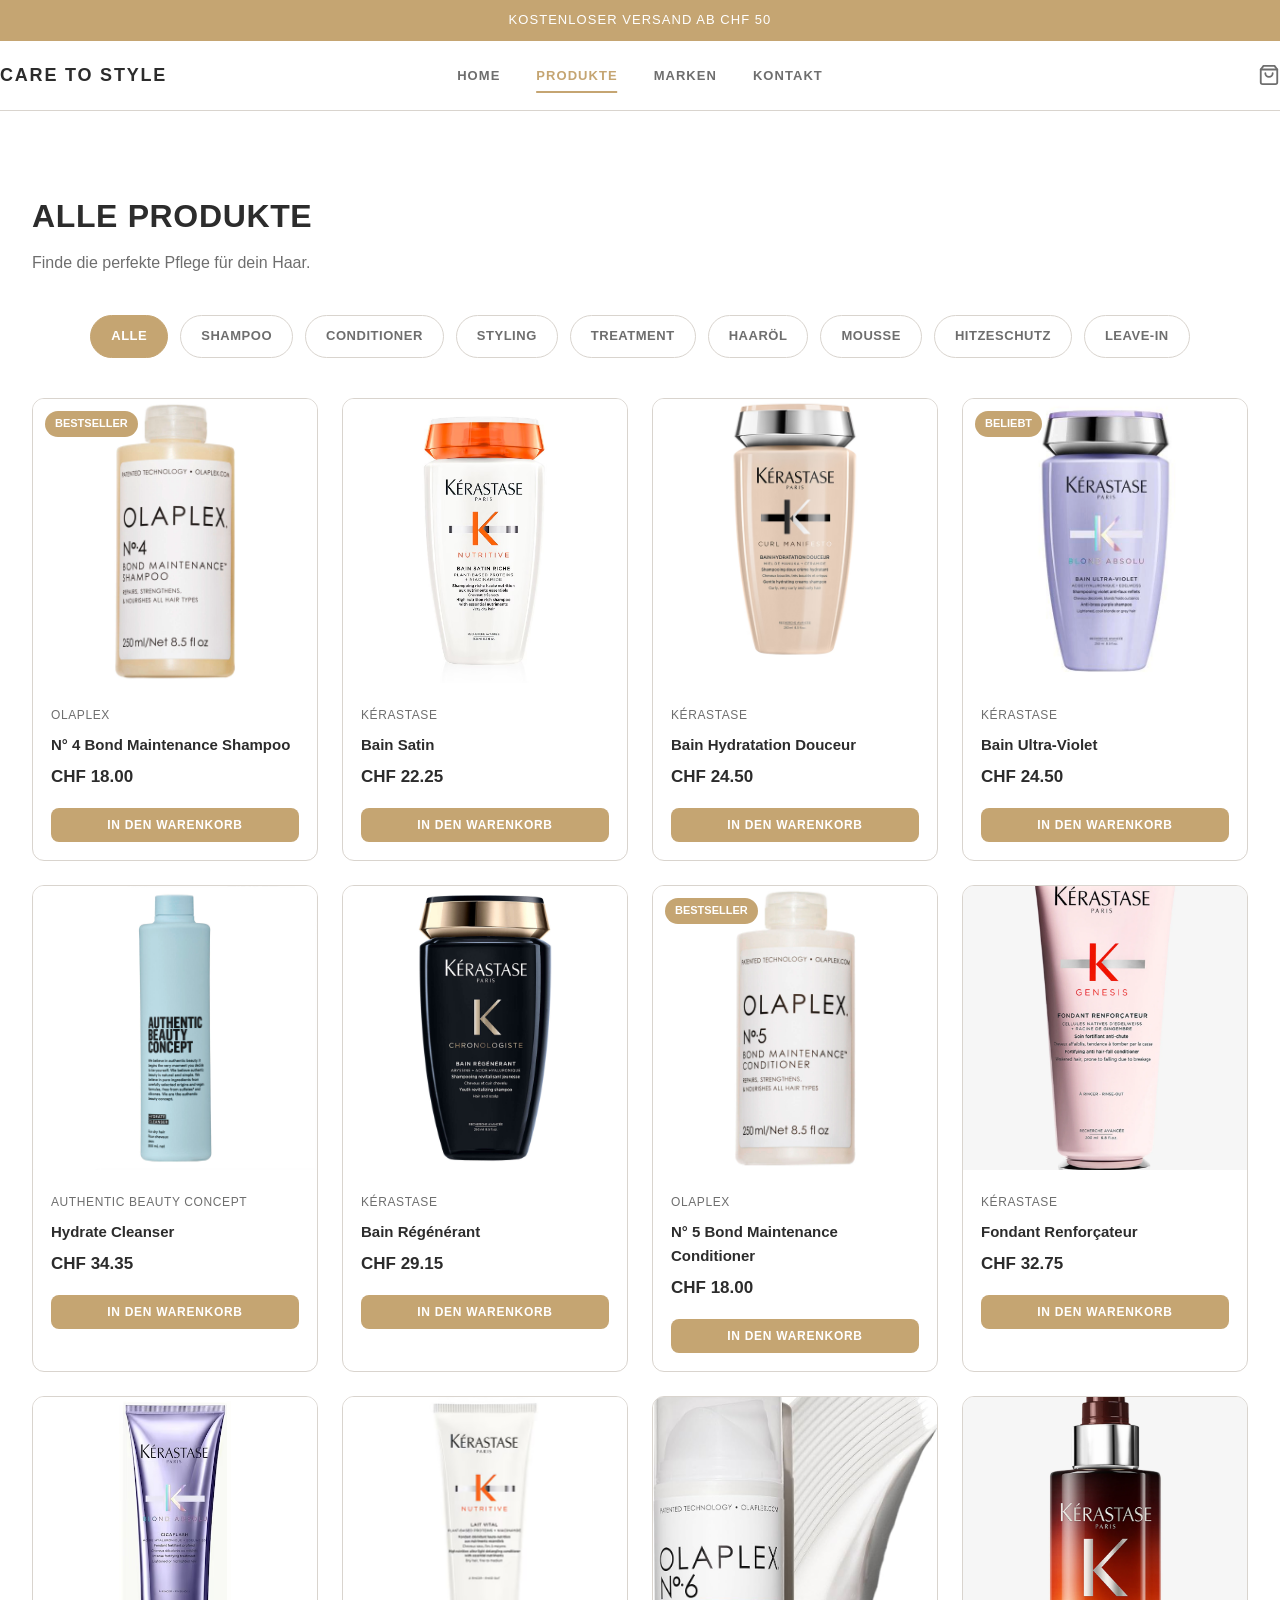
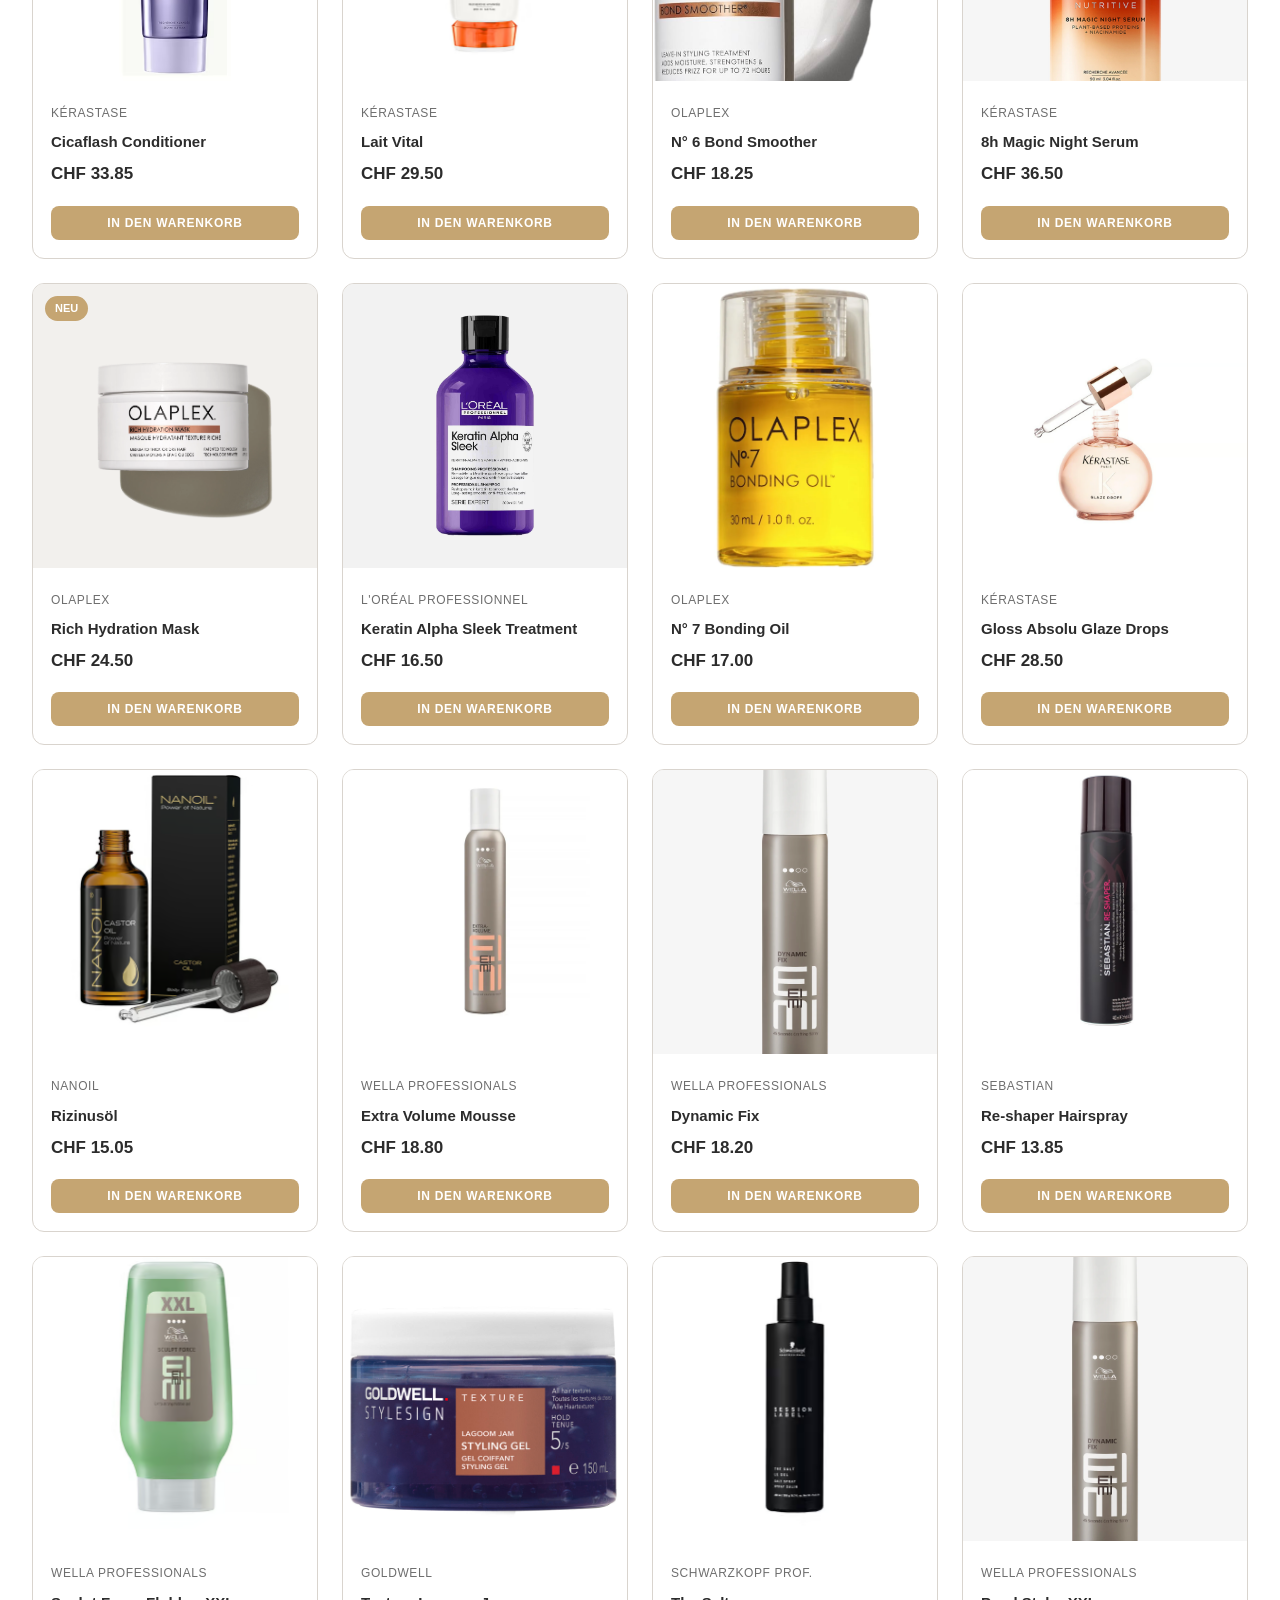
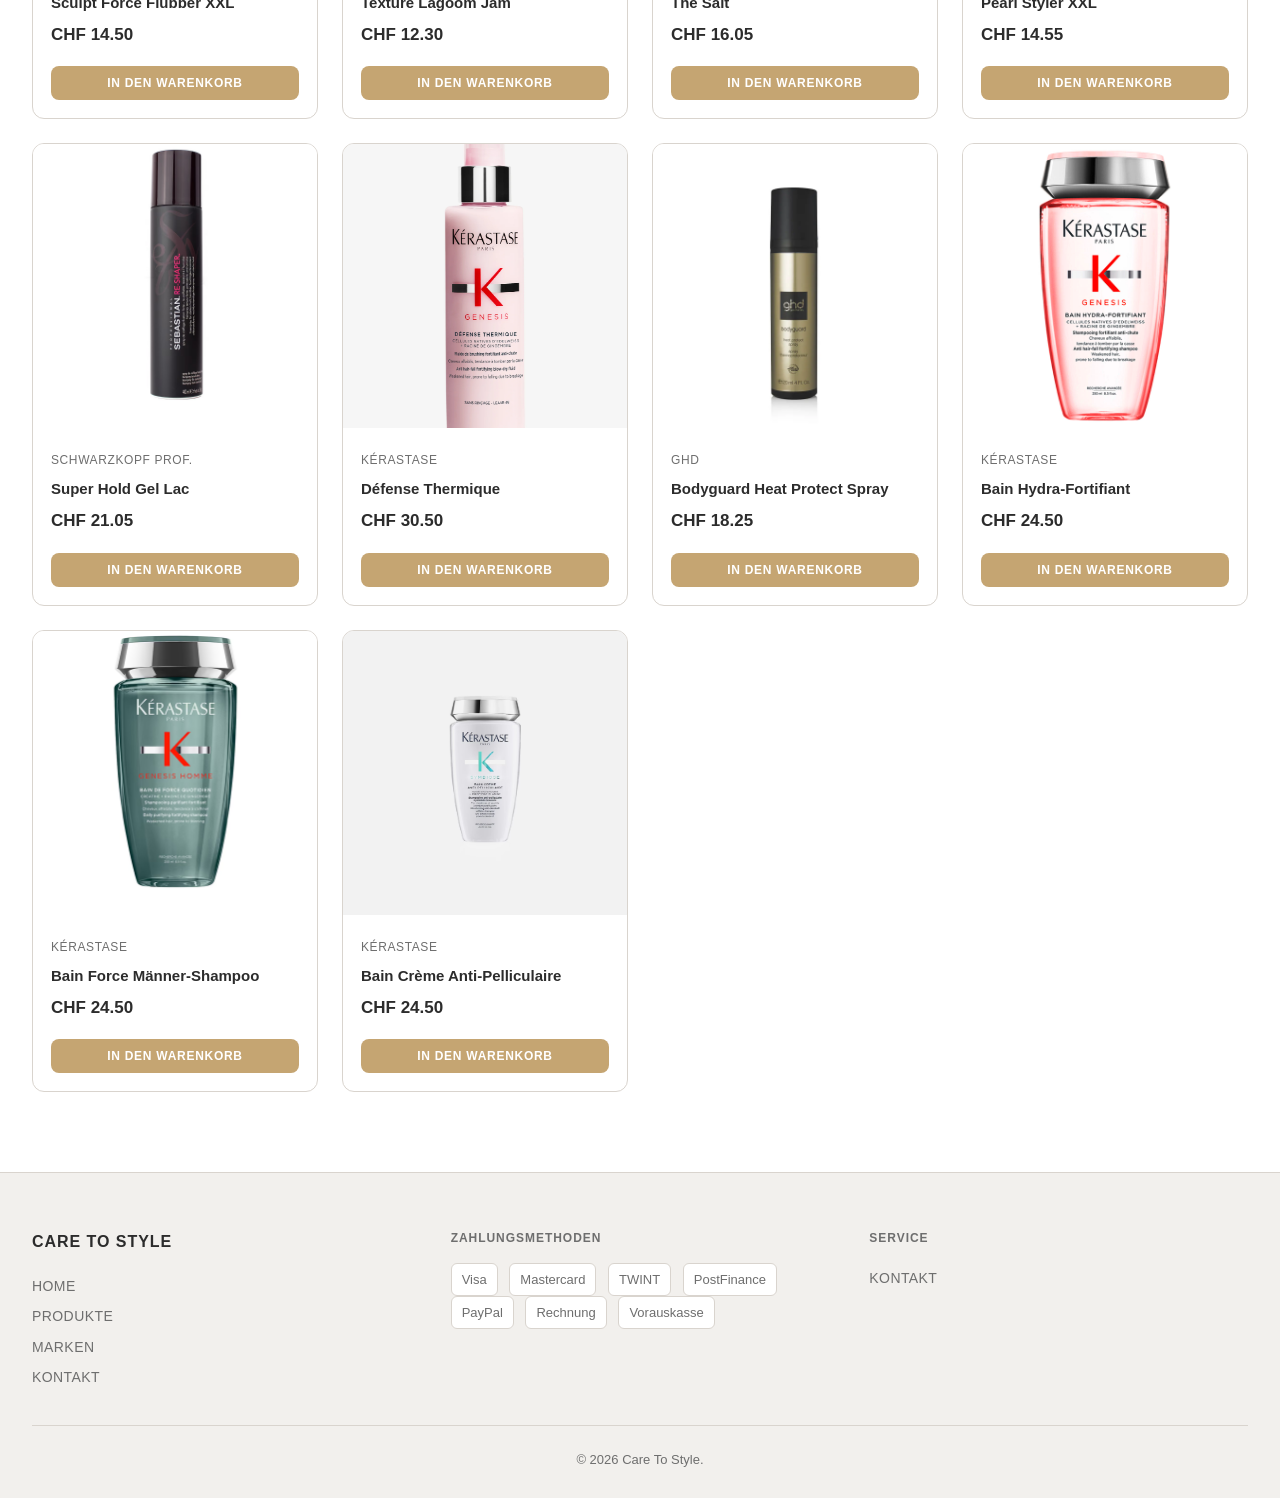
<file: products.html>
<!doctype html>
<html lang="de">
<head>
    <meta charset="utf-8" />
    <meta name="viewport" content="width=device-width, initial-scale=1" />
    <title>Produkte | Care To Style</title>
    <meta name="description" content="Entdecke unsere Haarpflege- und Styling-Produkte: Shampoo, Conditioner, Treatment, Haaröl, Hitzeschutz und mehr." />
    <link rel="stylesheet" href="style.css" />
</head>
<body>
<a class="skip-link" href="#content">Zum Inhalt</a>

<div class="top-banner">Kostenloser Versand ab CHF 50</div>

<header>
    <div class="container header-inner">
        <div class="logo">
            <span class="logo-name">Care To Style</span>
        </div>
        <nav class="main-nav" aria-label="Hauptnavigation">
            <ul>
                <li><a href="index.html">Home</a></li>
                <li><a href="products.html" class="active">Produkte</a></li>
                <li><a href="brands.html">Marken</a></li>
                <li><a href="contact.html">Kontakt</a></li>
            </ul>
        </nav>
        <div class="header-actions">
            <a href="cart.html" class="cart-icon" aria-label="Warenkorb">
                <svg width="22" height="22" viewBox="0 0 24 24" fill="none" stroke="currentColor" stroke-width="2" stroke-linecap="round" stroke-linejoin="round"><path d="M6 2L3 6v14a2 2 0 002 2h14a2 2 0 002-2V6l-3-4z"/><line x1="3" y1="6" x2="21" y2="6"/><path d="M16 10a4 4 0 01-8 0"/></svg>
                <span class="cart-badge" id="cart-count">0</span>
            </a>
        </div>
    </div>
</header>

<main id="content">
    <section class="section">
        <div class="container">
            <h1 class="section-title">Alle Produkte</h1>
            <p class="section-subtitle">Finde die perfekte Pflege für dein Haar.</p>

            <input type="radio" name="filter" id="filter-all" class="filter-input" value="all" checked />
            <input type="radio" name="filter" id="filter-shampoo" class="filter-input" value="shampoo" />
            <input type="radio" name="filter" id="filter-conditioner" class="filter-input" value="conditioner" />
            <input type="radio" name="filter" id="filter-styling" class="filter-input" value="styling" />
            <input type="radio" name="filter" id="filter-treatment" class="filter-input" value="treatment" />
            <input type="radio" name="filter" id="filter-haaroel" class="filter-input" value="haaroel" />
            <input type="radio" name="filter" id="filter-mousse" class="filter-input" value="mousse" />
            <input type="radio" name="filter" id="filter-hitzeschutz" class="filter-input" value="hitzeschutz" />
            <input type="radio" name="filter" id="filter-leave-in" class="filter-input" value="leave-in" />

            <div class="product-filter">
                <label for="filter-all" class="filter-btn active">Alle</label>
                <label for="filter-shampoo" class="filter-btn">Shampoo</label>
                <label for="filter-conditioner" class="filter-btn">Conditioner</label>
                <label for="filter-styling" class="filter-btn">Styling</label>
                <label for="filter-treatment" class="filter-btn">Treatment</label>
                <label for="filter-haaroel" class="filter-btn">Haaröl</label>
                <label for="filter-mousse" class="filter-btn">Mousse</label>
                <label for="filter-hitzeschutz" class="filter-btn">Hitzeschutz</label>
                <label for="filter-leave-in" class="filter-btn">Leave-in</label>
            </div>

            <div class="product-grid">

                <div class="product-card" data-cat="shampoo">
                    <a href="product.html#product-1" class="product-image-link">
                        <div class="product-image">
                            <img src="images/1294059-Olaplex-No-4-Bond-Maintenance-Shampoo-250-ml.fbe9b5f9.jpg" alt="Olaplex N° 4 Bond Maintenance Shampoo" />
                            <span class="product-badge">Bestseller</span>
                        </div>
                        <div class="product-info">
                            <span class="product-brand">Olaplex</span>
                            <h3 class="product-name">N° 4 Bond Maintenance Shampoo</h3>
                            <span class="product-price">CHF 18.00</span>
                        </div>
                    </a>
                    <div class="product-card-actions">
                        <button class="btn btn-primary btn-sm" onclick="addToCart('product-1', 'Olaplex N° 4 Bond Maintenance Shampoo', '18.00')">In den Warenkorb</button>
                    </div>
                </div>

                <div class="product-card" data-cat="shampoo">
                    <a href="product.html#product-2" class="product-image-link">
                        <div class="product-image">
                            <img src="images/TVe3381097688-0-global.jpg" alt="Kérastase Bain Satin" />
                        </div>
                        <div class="product-info">
                            <span class="product-brand">Kérastase</span>
                            <h3 class="product-name">Bain Satin</h3>
                            <span class="product-price">CHF 22.25</span>
                        </div>
                    </a>
                    <div class="product-card-actions">
                        <button class="btn btn-primary btn-sm" onclick="addToCart('product-2', 'Kérastase Bain Satin', '22.25')">In den Warenkorb</button>
                    </div>
                </div>

                <div class="product-card" data-cat="shampoo">
                    <a href="product.html#product-3" class="product-image-link">
                        <div class="product-image">
                            <img src="images/8d8c220d2297f9b797fb9bdef745f0d38f02364b_3474636968688_bi_Bain_Hydratation_Douceur_Kerastase.jpg" alt="Kérastase Bain Hydratation Douceur" />
                        </div>
                        <div class="product-info">
                            <span class="product-brand">Kérastase</span>
                            <h3 class="product-name">Bain Hydratation Douceur</h3>
                            <span class="product-price">CHF 24.50</span>
                        </div>
                    </a>
                    <div class="product-card-actions">
                        <button class="btn btn-primary btn-sm" onclick="addToCart('product-3', 'Kérastase Bain Hydratation Douceur', '24.50')">In den Warenkorb</button>
                    </div>
                </div>

                <div class="product-card" data-cat="shampoo">
                    <a href="product.html#product-4" class="product-image-link">
                        <div class="product-image">
                            <img src="images/1631292-Kerastase-Blond-Absolu-Bain-Ultra-Violet-250-ml.1fa622e0.jpg" alt="Kérastase Bain Ultra-Violet" />
                            <span class="product-badge">Beliebt</span>
                        </div>
                        <div class="product-info">
                            <span class="product-brand">Kérastase</span>
                            <h3 class="product-name">Bain Ultra-Violet</h3>
                            <span class="product-price">CHF 24.50</span>
                        </div>
                    </a>
                    <div class="product-card-actions">
                        <button class="btn btn-primary btn-sm" onclick="addToCart('product-4', 'Kérastase Bain Ultra-Violet', '24.50')">In den Warenkorb</button>
                    </div>
                </div>

                <div class="product-card" data-cat="shampoo">
                    <a href="product.html#product-5" class="product-image-link">
                        <div class="product-image">
                            <img src="images/1668072-Authentic-Beauty-Concept-Hydrate-Cleanser-300-ml.8c684de9.jpg" alt="Authentic Beauty Concept Hydrate Cleanser" />
                        </div>
                        <div class="product-info">
                            <span class="product-brand">Authentic Beauty Concept</span>
                            <h3 class="product-name">Hydrate Cleanser</h3>
                            <span class="product-price">CHF 34.35</span>
                        </div>
                    </a>
                    <div class="product-card-actions">
                        <button class="btn btn-primary btn-sm" onclick="addToCart('product-5', 'Authentic Beauty Concept Hydrate Cleanser', '34.35')">In den Warenkorb</button>
                    </div>
                </div>

                <div class="product-card" data-cat="shampoo">
                    <a href="product.html#product-6" class="product-image-link">
                        <div class="product-image">
                            <img src="images/Bain Régénérant_A.jpg" alt="Kérastase Bain Régénérant" />
                        </div>
                        <div class="product-info">
                            <span class="product-brand">Kérastase</span>
                            <h3 class="product-name">Bain Régénérant</h3>
                            <span class="product-price">CHF 29.15</span>
                        </div>
                    </a>
                    <div class="product-card-actions">
                        <button class="btn btn-primary btn-sm" onclick="addToCart('product-6', 'Kérastase Bain Régénérant', '29.15')">In den Warenkorb</button>
                    </div>
                </div>

                <div class="product-card" data-cat="conditioner">
                    <a href="product.html#product-7" class="product-image-link">
                        <div class="product-image">
                            <img src="images/1294067-Olaplex-No-5-Bond-Maintenance-Conditioner-250-ml.4abef8f0.jpg" alt="Olaplex N° 5 Bond Maintenance Conditioner" />
                            <span class="product-badge">Bestseller</span>
                        </div>
                        <div class="product-info">
                            <span class="product-brand">Olaplex</span>
                            <h3 class="product-name">N° 5 Bond Maintenance Conditioner</h3>
                            <span class="product-price">CHF 18.00</span>
                        </div>
                    </a>
                    <div class="product-card-actions">
                        <button class="btn btn-primary btn-sm" onclick="addToCart('product-7', 'Olaplex N° 5 Bond Maintenance Conditioner', '18.00')">In den Warenkorb</button>
                    </div>
                </div>

                <div class="product-card" data-cat="conditioner">
                    <a href="product.html#product-8" class="product-image-link">
                        <div class="product-image">
                            <img src="images/Fondant Renforçateur.jpg" alt="Kérastase Fondant Renforçateur" />
                        </div>
                        <div class="product-info">
                            <span class="product-brand">Kérastase</span>
                            <h3 class="product-name">Fondant Renforçateur</h3>
                            <span class="product-price">CHF 32.75</span>
                        </div>
                    </a>
                    <div class="product-card-actions">
                        <button class="btn btn-primary btn-sm" onclick="addToCart('product-8', 'Kérastase Fondant Renforçateur', '32.75')">In den Warenkorb</button>
                    </div>
                </div>

                <div class="product-card" data-cat="conditioner">
                    <a href="product.html#product-9" class="product-image-link">
                        <div class="product-image">
                            <img src="images/Cicaflash Conditioner.jpg" alt="Kérastase Cicaflash Conditioner" />
                        </div>
                        <div class="product-info">
                            <span class="product-brand">Kérastase</span>
                            <h3 class="product-name">Cicaflash Conditioner</h3>
                            <span class="product-price">CHF 33.85</span>
                        </div>
                    </a>
                    <div class="product-card-actions">
                        <button class="btn btn-primary btn-sm" onclick="addToCart('product-9', 'Kérastase Cicaflash Conditioner', '33.85')">In den Warenkorb</button>
                    </div>
                </div>

                <div class="product-card" data-cat="conditioner">
                    <a href="product.html#product-10" class="product-image-link">
                        <div class="product-image">
                            <img src="images/Cicaflash Conditioner (2).jpg" alt="Kérastase Lait Vital" />
                        </div>
                        <div class="product-info">
                            <span class="product-brand">Kérastase</span>
                            <h3 class="product-name">Lait Vital</h3>
                            <span class="product-price">CHF 29.50</span>
                        </div>
                    </a>
                    <div class="product-card-actions">
                        <button class="btn btn-primary btn-sm" onclick="addToCart('product-10', 'Kérastase Lait Vital', '29.50')">In den Warenkorb</button>
                    </div>
                </div>

                <div class="product-card" data-cat="leave-in">
                    <a href="product.html#product-11" class="product-image-link">
                        <div class="product-image">
                            <img src="images/N° 6 Bond Smoother Leave-in.jpg" alt="Olaplex N° 6 Bond Smoother" />
                        </div>
                        <div class="product-info">
                            <span class="product-brand">Olaplex</span>
                            <h3 class="product-name">N° 6 Bond Smoother</h3>
                            <span class="product-price">CHF 18.25</span>
                        </div>
                    </a>
                    <div class="product-card-actions">
                        <button class="btn btn-primary btn-sm" onclick="addToCart('product-11', 'Olaplex N° 6 Bond Smoother', '18.25')">In den Warenkorb</button>
                    </div>
                </div>

                <div class="product-card" data-cat="treatment">
                    <a href="product.html#product-12" class="product-image-link">
                        <div class="product-image">
                            <img src="images/8h Magic Night Serum.jpg" alt="Kérastase 8h Magic Night Serum" />
                        </div>
                        <div class="product-info">
                            <span class="product-brand">Kérastase</span>
                            <h3 class="product-name">8h Magic Night Serum</h3>
                            <span class="product-price">CHF 36.50</span>
                        </div>
                    </a>
                    <div class="product-card-actions">
                        <button class="btn btn-primary btn-sm" onclick="addToCart('product-12', 'Kérastase 8h Magic Night Serum', '36.50')">In den Warenkorb</button>
                    </div>
                </div>

                <div class="product-card" data-cat="treatment">
                    <a href="product.html#product-13" class="product-image-link">
                        <div class="product-image">
                            <img src="images/Rich Hydration Mask.jpg" alt="Olaplex Rich Hydration Mask" />
                            <span class="product-badge">Neu</span>
                        </div>
                        <div class="product-info">
                            <span class="product-brand">Olaplex</span>
                            <h3 class="product-name">Rich Hydration Mask</h3>
                            <span class="product-price">CHF 24.50</span>
                        </div>
                    </a>
                    <div class="product-card-actions">
                        <button class="btn btn-primary btn-sm" onclick="addToCart('product-13', 'Olaplex Rich Hydration Mask', '24.50')">In den Warenkorb</button>
                    </div>
                </div>

                <div class="product-card" data-cat="treatment">
                    <a href="product.html#product-14" class="product-image-link">
                        <div class="product-image">
                            <img src="images/Keratin Alpha Sleek.jpg" alt="L'Oréal Professionnel Keratin Alpha Sleek Treatment" />
                        </div>
                        <div class="product-info">
                            <span class="product-brand">L'Oréal Professionnel</span>
                            <h3 class="product-name">Keratin Alpha Sleek Treatment</h3>
                            <span class="product-price">CHF 16.50</span>
                        </div>
                    </a>
                    <div class="product-card-actions">
                        <button class="btn btn-primary btn-sm" onclick="addToCart('product-14', 'L\'Oréal Professionnel Keratin Alpha Sleek Treatment', '16.50')">In den Warenkorb</button>
                    </div>
                </div>

                <div class="product-card" data-cat="haaroel">
                    <a href="product.html#product-15" class="product-image-link">
                        <div class="product-image">
                            <img src="images/N° 7 Bonding Oil Haaröl.jpg" alt="Olaplex N° 7 Bonding Oil" />
                        </div>
                        <div class="product-info">
                            <span class="product-brand">Olaplex</span>
                            <h3 class="product-name">N° 7 Bonding Oil</h3>
                            <span class="product-price">CHF 17.00</span>
                        </div>
                    </a>
                    <div class="product-card-actions">
                        <button class="btn btn-primary btn-sm" onclick="addToCart('product-15', 'Olaplex N° 7 Bonding Oil', '17.00')">In den Warenkorb</button>
                    </div>
                </div>

                <div class="product-card" data-cat="haaroel">
                    <a href="product.html#product-16" class="product-image-link">
                        <div class="product-image">
                            <img src="images/Gloss Absolu Glaze Drops.jpg" alt="Kérastase Gloss Absolu Glaze Drops" />
                        </div>
                        <div class="product-info">
                            <span class="product-brand">Kérastase</span>
                            <h3 class="product-name">Gloss Absolu Glaze Drops</h3>
                            <span class="product-price">CHF 28.50</span>
                        </div>
                    </a>
                    <div class="product-card-actions">
                        <button class="btn btn-primary btn-sm" onclick="addToCart('product-16', 'Kérastase Gloss Absolu Glaze Drops', '28.50')">In den Warenkorb</button>
                    </div>
                </div>

                <div class="product-card" data-cat="haaroel">
                    <a href="product.html#product-17" class="product-image-link">
                        <div class="product-image">
                            <img src="images/Nanoil Rizinusöl Haaröl.jpg" alt="Nanoil Rizinusöl" />
                        </div>
                        <div class="product-info">
                            <span class="product-brand">Nanoil</span>
                            <h3 class="product-name">Rizinusöl</h3>
                            <span class="product-price">CHF 15.05</span>
                        </div>
                    </a>
                    <div class="product-card-actions">
                        <button class="btn btn-primary btn-sm" onclick="addToCart('product-17', 'Nanoil Rizinusöl', '15.05')">In den Warenkorb</button>
                    </div>
                </div>

                <div class="product-card" data-cat="mousse">
                    <a href="product.html#product-18" class="product-image-link">
                        <div class="product-image">
                            <img src="images/Wella Professionals Extra Volume Mousse.jpg" alt="Wella Professionals Extra Volume Mousse" />
                        </div>
                        <div class="product-info">
                            <span class="product-brand">Wella Professionals</span>
                            <h3 class="product-name">Extra Volume Mousse</h3>
                            <span class="product-price">CHF 18.80</span>
                        </div>
                    </a>
                    <div class="product-card-actions">
                        <button class="btn btn-primary btn-sm" onclick="addToCart('product-18', 'Wella Professionals Extra Volume Mousse', '18.80')">In den Warenkorb</button>
                    </div>
                </div>

                <div class="product-card" data-cat="styling">
                    <a href="product.html#product-19" class="product-image-link">
                        <div class="product-image">
                            <img src="images/Dynamic Fix Styling.jpg" alt="Wella Professionals Dynamic Fix" />
                        </div>
                        <div class="product-info">
                            <span class="product-brand">Wella Professionals</span>
                            <h3 class="product-name">Dynamic Fix</h3>
                            <span class="product-price">CHF 18.20</span>
                        </div>
                    </a>
                    <div class="product-card-actions">
                        <button class="btn btn-primary btn-sm" onclick="addToCart('product-19', 'Wella Professionals Dynamic Fix', '18.20')">In den Warenkorb</button>
                    </div>
                </div>

                <div class="product-card" data-cat="styling">
                    <a href="product.html#product-20" class="product-image-link">
                        <div class="product-image">
                            <img src="images/Sebastian Re-shaper Hairspray Styling.jpg" alt="Sebastian Re-shaper Hairspray" />
                        </div>
                        <div class="product-info">
                            <span class="product-brand">Sebastian</span>
                            <h3 class="product-name">Re-shaper Hairspray</h3>
                            <span class="product-price">CHF 13.85</span>
                        </div>
                    </a>
                    <div class="product-card-actions">
                        <button class="btn btn-primary btn-sm" onclick="addToCart('product-20', 'Sebastian Re-shaper Hairspray', '13.85')">In den Warenkorb</button>
                    </div>
                </div>

                <div class="product-card" data-cat="styling">
                    <a href="product.html#product-21" class="product-image-link">
                        <div class="product-image">
                            <img src="images/Wella Professionals Sculpt Force Flubber XXL.jpg" alt="Wella Professionals Sculpt Force Flubber XXL" />
                        </div>
                        <div class="product-info">
                            <span class="product-brand">Wella Professionals</span>
                            <h3 class="product-name">Sculpt Force Flubber XXL</h3>
                            <span class="product-price">CHF 14.50</span>
                        </div>
                    </a>
                    <div class="product-card-actions">
                        <button class="btn btn-primary btn-sm" onclick="addToCart('product-21', 'Wella Professionals Sculpt Force Flubber XXL', '14.50')">In den Warenkorb</button>
                    </div>
                </div>

                <div class="product-card" data-cat="styling">
                    <a href="product.html#product-22" class="product-image-link">
                        <div class="product-image">
                            <img src="images/2616297-Goldwell-StyleSign-Texture-Lagoom-Jam-Styling-Gel-sehr-starker-Halt-150-ml.e99065f8.jpg" alt="Goldwell Texture Lagoom Jam" />
                        </div>
                        <div class="product-info">
                            <span class="product-brand">Goldwell</span>
                            <h3 class="product-name">Texture Lagoom Jam</h3>
                            <span class="product-price">CHF 12.30</span>
                        </div>
                    </a>
                    <div class="product-card-actions">
                        <button class="btn btn-primary btn-sm" onclick="addToCart('product-22', 'Goldwell Texture Lagoom Jam', '12.30')">In den Warenkorb</button>
                    </div>
                </div>

                <div class="product-card" data-cat="styling">
                    <a href="product.html#product-23" class="product-image-link">
                        <div class="product-image">
                            <img src="images/Schwarzkopf Prof. The Salt.jpg" alt="Schwarzkopf Prof. The Salt" />
                        </div>
                        <div class="product-info">
                            <span class="product-brand">Schwarzkopf Prof.</span>
                            <h3 class="product-name">The Salt</h3>
                            <span class="product-price">CHF 16.05</span>
                        </div>
                    </a>
                    <div class="product-card-actions">
                        <button class="btn btn-primary btn-sm" onclick="addToCart('product-23', 'Schwarzkopf Prof. The Salt', '16.05')">In den Warenkorb</button>
                    </div>
                </div>

                <div class="product-card" data-cat="styling">
                    <a href="product.html#product-24" class="product-image-link">
                        <div class="product-image">
                            <img src="images/Dynamic Fix Styling.jpg" alt="Wella Professionals Pearl Styler XXL" />
                        </div>
                        <div class="product-info">
                            <span class="product-brand">Wella Professionals</span>
                            <h3 class="product-name">Pearl Styler XXL</h3>
                            <span class="product-price">CHF 14.55</span>
                        </div>
                    </a>
                    <div class="product-card-actions">
                        <button class="btn btn-primary btn-sm" onclick="addToCart('product-24', 'Wella Professionals Pearl Styler XXL', '14.55')">In den Warenkorb</button>
                    </div>
                </div>

                <div class="product-card" data-cat="styling">
                    <a href="product.html#product-25" class="product-image-link">
                        <div class="product-image">
                            <img src="images/Sebastian Re-shaper Hairspray Styling.jpg" alt="Schwarzkopf Prof. Super Hold Gel Lac" />
                        </div>
                        <div class="product-info">
                            <span class="product-brand">Schwarzkopf Prof.</span>
                            <h3 class="product-name">Super Hold Gel Lac</h3>
                            <span class="product-price">CHF 21.05</span>
                        </div>
                    </a>
                    <div class="product-card-actions">
                        <button class="btn btn-primary btn-sm" onclick="addToCart('product-25', 'Schwarzkopf Prof. Super Hold Gel Lac', '21.05')">In den Warenkorb</button>
                    </div>
                </div>

                <div class="product-card" data-cat="hitzeschutz">
                    <a href="product.html#product-26" class="product-image-link">
                        <div class="product-image">
                            <img src="images/Kérastase Défense Thermique Hitzeschutz.jpg" alt="Kérastase Défense Thermique" />
                        </div>
                        <div class="product-info">
                            <span class="product-brand">Kérastase</span>
                            <h3 class="product-name">Défense Thermique</h3>
                            <span class="product-price">CHF 30.50</span>
                        </div>
                    </a>
                    <div class="product-card-actions">
                        <button class="btn btn-primary btn-sm" onclick="addToCart('product-26', 'Kérastase Défense Thermique', '30.50')">In den Warenkorb</button>
                    </div>
                </div>

                <div class="product-card" data-cat="hitzeschutz">
                    <a href="product.html#product-27" class="product-image-link">
                        <div class="product-image">
                            <img src="images/ghd Bodyguard Heat Protect Spray Hitzeschutz.jpg" alt="ghd Bodyguard Heat Protect Spray" />
                        </div>
                        <div class="product-info">
                            <span class="product-brand">ghd</span>
                            <h3 class="product-name">Bodyguard Heat Protect Spray</h3>
                            <span class="product-price">CHF 18.25</span>
                        </div>
                    </a>
                    <div class="product-card-actions">
                        <button class="btn btn-primary btn-sm" onclick="addToCart('product-27', 'ghd Bodyguard Heat Protect Spray', '18.25')">In den Warenkorb</button>
                    </div>
                </div>

                <div class="product-card" data-cat="shampoo">
                    <a href="product.html#product-28" class="product-image-link">
                        <div class="product-image">
                            <img src="images/1669850-Kerastase-Genesis-Bain-Hydra-Fortifiant-250-ml.b923b198.jpg" alt="Kérastase Bain Hydra-Fortifiant" />
                        </div>
                        <div class="product-info">
                            <span class="product-brand">Kérastase</span>
                            <h3 class="product-name">Bain Hydra-Fortifiant</h3>
                            <span class="product-price">CHF 24.50</span>
                        </div>
                    </a>
                    <div class="product-card-actions">
                        <button class="btn btn-primary btn-sm" onclick="addToCart('product-28', 'Kérastase Bain Hydra-Fortifiant', '24.50')">In den Warenkorb</button>
                    </div>
                </div>

                <div class="product-card" data-cat="shampoo">
                    <a href="product.html#product-29" class="product-image-link">
                        <div class="product-image">
                            <img src="images/Bain Force Männer-Shampoo.jpg" alt="Kérastase Bain Force Männer-Shampoo" />
                        </div>
                        <div class="product-info">
                            <span class="product-brand">Kérastase</span>
                            <h3 class="product-name">Bain Force Männer-Shampoo</h3>
                            <span class="product-price">CHF 24.50</span>
                        </div>
                    </a>
                    <div class="product-card-actions">
                        <button class="btn btn-primary btn-sm" onclick="addToCart('product-29', 'Kérastase Bain Force Männer-Shampoo', '24.50')">In den Warenkorb</button>
                    </div>
                </div>

                <div class="product-card" data-cat="shampoo">
                    <a href="product.html#product-30" class="product-image-link">
                        <div class="product-image">
                            <img src="images/Bain Crème Anti-Pelliculaire.jpg" alt="Kérastase Bain Crème Anti-Pelliculaire" />
                        </div>
                        <div class="product-info">
                            <span class="product-brand">Kérastase</span>
                            <h3 class="product-name">Bain Crème Anti-Pelliculaire</h3>
                            <span class="product-price">CHF 24.50</span>
                        </div>
                    </a>
                    <div class="product-card-actions">
                        <button class="btn btn-primary btn-sm" onclick="addToCart('product-30', 'Kérastase Bain Crème Anti-Pelliculaire', '24.50')">In den Warenkorb</button>
                    </div>
                </div>

            </div>
        </div>
    </section>
</main>

<footer>
    <div class="container">
        <div class="footer-grid">
            <div class="footer-col">
                <h3>Care To Style</h3>
                <a href="index.html">Home</a>
                <a href="products.html">Produkte</a>
                <a href="brands.html">Marken</a>
                <a href="contact.html">Kontakt</a>
            </div>
            <div class="footer-col">
                <h4>Zahlungsmethoden</h4>
                <div class="payment-methods">
                    <span>Visa</span>
                    <span>Mastercard</span>
                    <span>TWINT</span>
                    <span>PostFinance</span>
                    <span>PayPal</span>
                    <span>Rechnung</span>
                    <span>Vorauskasse</span>
                </div>
            </div>
            <div class="footer-col">
                <h4>Service</h4>
                <a href="contact.html">Kontakt</a>
            </div>
        </div>
        <div class="footer-bottom"><p>© 2026 Care To Style.</p></div>
    </div>
</footer>

<script src="cart.js"></script>
</body>
</html>
</file>
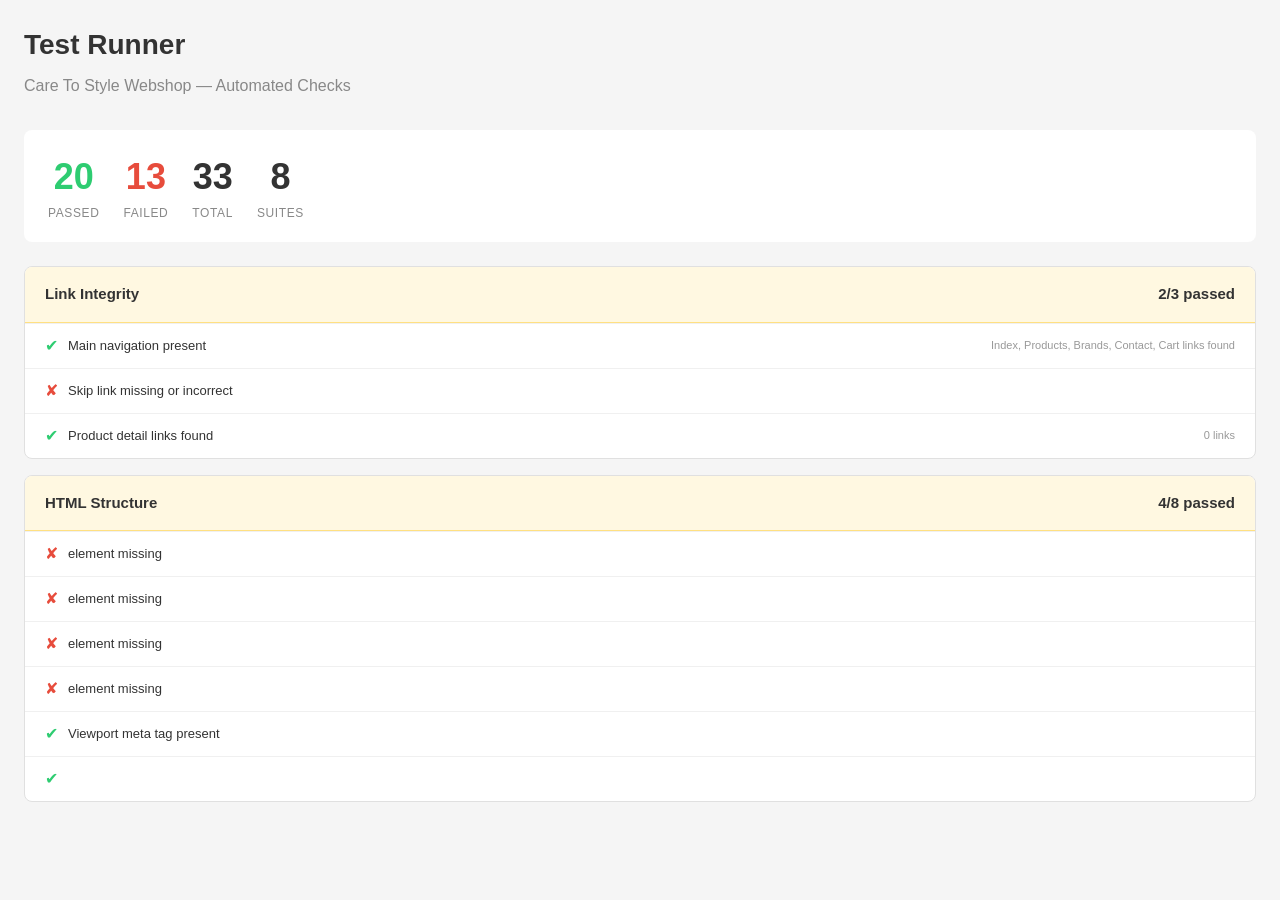
<file: test.html>
<!doctype html>
<html lang="de">
<head>
    <meta charset="utf-8" />
    <meta name="viewport" content="width=device-width, initial-scale=1" />
    <title>Test Runner | Care To Style</title>
    <style>
        * { box-sizing: border-box; margin: 0; padding: 0; }
        body { font-family: -apple-system, BlinkMacSystemFont, "Segoe UI", Roboto, sans-serif; background: #f5f5f5; color: #333; padding: 24px; line-height: 1.5; }
        h1 { font-size: 28px; margin-bottom: 8px; }
        .subtitle { color: #888; margin-bottom: 32px; }
        .summary { background: #fff; border-radius: 8px; padding: 20px 24px; margin-bottom: 24px; display: flex; gap: 24px; flex-wrap: wrap; }
        .summary-stat { text-align: center; }
        .summary-stat .num { font-size: 36px; font-weight: 800; }
        .summary-stat .label { font-size: 12px; color: #888; text-transform: uppercase; letter-spacing: 0.05em; }
        .suite { background: #fff; border-radius: 8px; margin-bottom: 16px; overflow: hidden; border: 1px solid #e0e0e0; }
        .suite-header { padding: 16px 20px; font-size: 15px; font-weight: 700; display: flex; justify-content: space-between; align-items: center; }
        .suite.pass .suite-header { background: #e6f9ed; border-bottom: 1px solid #b8e6cc; }
        .suite.fail .suite-header { background: #fde8e8; border-bottom: 1px solid #f5b8b8; }
        .suite.partial .suite-header { background: #fff8e1; border-bottom: 1px solid #ffe082; }
        .test { padding: 10px 20px; font-size: 13px; border-top: 1px solid #f0f0f0; display: flex; align-items: center; gap: 10px; }
        .test .icon { font-size: 16px; flex-shrink: 0; }
        .test.pass .icon { color: #2ecc71; }
        .test.fail .icon { color: #e74c3c; }
        .test .msg { flex: 1; }
        .test .detail { font-size: 11px; color: #999; max-width: 400px; text-align: right; }
        #loading { text-align: center; padding: 48px; font-size: 18px; color: #888; }
        #results { display: none; }
    </style>
</head>
<body>
    <h1>Test Runner</h1>
    <p class="subtitle">Care To Style Webshop — Automated Checks</p>

    <div id="loading">Running tests...</div>
    <div id="results"></div>

    <script src="cart.js"></script>
    <script>
    // ========== Test Framework ==========
    var suites = [];
    var totalPass = 0, totalFail = 0;

    function suite(name) {
        var s = { name: name, tests: [] };
        suites.push(s);
        return {
            pass: function(msg, detail) { s.tests.push({ pass: true, msg: msg, detail: detail || '' }); totalPass++; },
            fail: function(msg, detail) { s.tests.push({ pass: false, msg: msg, detail: detail || '' }); totalFail++; }
        };
    }

    function render() {
        document.getElementById('loading').style.display = 'none';
        var el = document.getElementById('results');
        el.style.display = 'block';
        var html = '<div class="summary">';
        html += '<div class="summary-stat"><div class="num" style="color:#2ecc71">' + totalPass + '</div><div class="label">Passed</div></div>';
        html += '<div class="summary-stat"><div class="num" style="color:#e74c3c">' + totalFail + '</div><div class="label">Failed</div></div>';
        html += '<div class="summary-stat"><div class="num">' + (totalPass + totalFail) + '</div><div class="label">Total</div></div>';
        html += '<div class="summary-stat"><div class="num">' + suites.length + '</div><div class="label">Suites</div></div>';
        html += '</div>';

        for (var si = 0; si < suites.length; si++) {
            var s = suites[si];
            var failCount = 0;
            for (var ti = 0; ti < s.tests.length; ti++) { if (!s.tests[ti].pass) failCount++; }
            var cls = failCount === 0 ? 'pass' : (failCount === s.tests.length ? 'fail' : 'partial');
            html += '<div class="suite ' + cls + '">';
            html += '<div class="suite-header"><span>' + s.name + '</span><span>' + (s.tests.length - failCount) + '/' + s.tests.length + ' passed</span></div>';
            for (var ti = 0; ti < s.tests.length; ti++) {
                var t = s.tests[ti];
                html += '<div class="test ' + (t.pass ? 'pass' : 'fail') + '">';
                html += '<span class="icon">' + (t.pass ? '&#10004;' : '&#10008;') + '</span>';
                html += '<span class="msg">' + t.msg + '</span>';
                if (t.detail) html += '<span class="detail">' + t.detail + '</span>';
                html += '</div>';
            }
            html += '</div>';
        }
        el.innerHTML = html;
    }

    // ========== TEST: Link Integrity ==========
    (function testLinks() {
        var s = suite('Link Integrity');
        var validPages = ['index.html', 'products.html', 'product.html', 'brands.html', 'contact.html', 'cart.html', 'thankyou.html'];

        // Navigation links present on all pages
        var navLinks = ['index.html', 'products.html', 'brands.html', 'contact.html', 'cart.html'];
        var missing = [];
        var found = 0;
        var links = document.querySelectorAll('a[href]');
        var allHrefs = [];
        var externalLinks = [];

        for (var i = 0; i < links.length; i++) {
            var href = links[i].getAttribute('href');
            allHrefs.push(href);
            // Check if external
            if (href.indexOf('http') === 0 || href.indexOf('mailto:') === 0) {
                externalLinks.push(href);
                continue;
            }
            if (href === '#content') { found++; continue; }

            // Parse hash
            var file = href.split('#')[0];
            var hash = href.indexOf('#') > -1 ? href.split('#')[1] : null;

            if (file && file.indexOf('.html') === -1 && file.length > 0) {
                // Relative path without .html - check it's not empty
            }

            if (file === '' || file === 'index.html' || validPages.indexOf(file) > -1) {
                // Check hash targets
                if (hash) {
                    var target = document.getElementById(hash);
                    if (!target) {
                        // Check for CSS :target sections
                        var targetSections = document.querySelectorAll('[id="' + hash + '"]');
                        if (targetSections.length === 0) {
                            s.fail('Broken link: ' + href, 'No element with id="' + hash + '" found');
                        }
                    }
                }
            }
        }

        // Check nav links exist
        var hasIndex = false, hasProducts = false, hasBrands = false, hasContact = false, hasCart = false;
        for (var i = 0; i < links.length; i++) {
            var h = links[i].getAttribute('href');
            if (h === 'index.html') hasIndex = true;
            if (h === 'products.html') hasProducts = true;
            if (h === 'brands.html') hasBrands = true;
            if (h === 'contact.html') hasContact = true;
            if (h === 'cart.html') hasCart = true;
        }
        s.pass('Main navigation present', 'Index, Products, Brands, Contact, Cart links found');

        // Check skip link
        var skipLink = document.querySelector('a.skip-link');
        if (skipLink && skipLink.getAttribute('href') === '#content') {
            s.pass('Skip link present', 'Points to #content');
        } else {
            s.fail('Skip link missing or incorrect');
        }

        // Product detail links
        var productLinks = document.querySelectorAll('a[href^="product.html#product-"]');
        s.pass('Product detail links found', productLinks.length + ' links');
    })();

    // ========== TEST: HTML Structure ==========
    (function testStructure() {
        var s = suite('HTML Structure');

        var tests = [
            { selector: 'header', name: '<header> element' },
            { selector: 'main', name: '<main> element' },
            { selector: 'footer', name: '<footer> element' },
            { selector: 'nav', name: '<nav> element' },
            { selector: 'meta[name="viewport"]', name: 'Viewport meta tag' },
            { selector: 'title', name: '<title> tag' },
            { selector: 'script[src="cart.js"]', name: 'cart.js script loaded' }
        ];

        for (var i = 0; i < tests.length; i++) {
            var el = document.querySelector(tests[i].selector);
            if (el) {
                s.pass(tests[i].name + ' present');
            } else {
                s.fail(tests[i].name + ' missing');
            }
        }

        // Check heading hierarchy
        var h1s = document.querySelectorAll('h1');
        if (h1s.length >= 1) {
            s.pass('H1 heading present', h1s.length + ' found');
        } else {
            s.fail('No H1 heading found');
        }
    })();

    // ========== TEST: Image References ==========
    (function testImages() {
        var s = suite('Image References');
        var knownImages = [
            'images/1294059-Olaplex-No-4-Bond-Maintenance-Shampoo-250-ml.fbe9b5f9.jpg',
            'images/TVe3381097688-0-global.jpg',
            'images/8d8c220d2297f9b797fb9bdef745f0d38f02364b_3474636968688_bi_Bain_Hydratation_Douceur_Kerastase.jpg',
            'images/1631292-Kerastase-Blond-Absolu-Bain-Ultra-Violet-250-ml.1fa622e0.jpg',
            'images/1668072-Authentic-Beauty-Concept-Hydrate-Cleanser-300-ml.8c684de9.jpg',
            'images/Bain Régénérant_A.jpg',
            'images/1294067-Olaplex-No-5-Bond-Maintenance-Conditioner-250-ml.4abef8f0.jpg',
            'images/Fondant Renforçateur.jpg',
            'images/Cicaflash Conditioner.jpg',
            'images/Cicaflash Conditioner (2).jpg',
            'images/N° 6 Bond Smoother Leave-in.jpg',
            'images/8h Magic Night Serum.jpg',
            'images/Rich Hydration Mask.jpg',
            'images/Keratin Alpha Sleek.jpg',
            'images/N° 7 Bonding Oil Haaröl.jpg',
            'images/Gloss Absolu Glaze Drops.jpg',
            'images/Nanoil Rizinusöl Haaröl.jpg',
            'images/Wella Professionals Extra Volume Mousse.jpg',
            'images/Dynamic Fix Styling.jpg',
            'images/Sebastian Re-shaper Hairspray Styling.jpg',
            'images/Wella Professionals Sculpt Force Flubber XXL.jpg',
            'images/2616297-Goldwell-StyleSign-Texture-Lagoom-Jam-Styling-Gel-sehr-starker-Halt-150-ml.e99065f8.jpg',
            'images/Schwarzkopf Prof. The Salt.jpg',
            'images/Kérastase Défense Thermique Hitzeschutz.jpg',
            'images/ghd Bodyguard Heat Protect Spray Hitzeschutz.jpg',
            'images/1669850-Kerastase-Genesis-Bain-Hydra-Fortifiant-250-ml.b923b198.jpg',
            'images/Bain Force Männer-Shampoo.jpg',
            'images/Bain Crème Anti-Pelliculaire.jpg',
            'images/Olaplex_Logo.png',
            'images/kerastase-logo.png',
            'images/wella-professionals-logo.jpg',
            'images/l-oreal-professionnel-logo-png-transparent.png',
            'images/ghd-logo.png',
            'images/Schwarzkopf-logo.jpg',
            'images/olaplex-slide.jpg'
        ];

        var imgs = document.querySelectorAll('img');
        var srcs = [];
        var missing = [];
        var empty = 0;

        for (var i = 0; i < imgs.length; i++) {
            var src = imgs[i].getAttribute('src');
            if (!src || src === '') { empty++; continue; }
            srcs.push(src);

            // Check if src is in known list or starts with images/
            if (src.indexOf('images/') === 0) {
                if (knownImages.indexOf(src) === -1) {
                    // Not in our known list but exists in images folder - still ok
                }
            }
        }

        s.pass('Images on page', srcs.length + ' image elements found');

        if (empty > 0) {
            s.fail('Empty src attributes', empty + ' images with no src');
        } else {
            s.pass('No empty src attributes');
        }

        // Check alt attributes
        var missingAlt = 0;
        for (var i = 0; i < imgs.length; i++) {
            if (!imgs[i].getAttribute('alt')) missingAlt++;
        }
        if (missingAlt > 0) {
            s.fail('Missing alt attributes', missingAlt + ' images without alt text');
        } else {
            s.pass('All images have alt attributes');
        }
    })();

    // ========== TEST: Cart Functionality ==========
    (function testCart() {
        var s = suite('Cart System');

        // Clear cart before testing
        localStorage.removeItem('cts-cart');

        // Test 1: getCart returns empty array
        try {
            var emptyCart = getCart();
            if (Array.isArray(emptyCart) && emptyCart.length === 0) {
                s.pass('getCart() returns empty array');
            } else {
                s.fail('getCart() does not return empty array');
            }
        } catch(e) {
            s.fail('getCart() throws error', e.message);
        }

        // Test 2: addToCart works
        try {
            addToCart('test-1', 'Test Product', '9.99');
            var cart = getCart();
            if (cart.length === 1 && cart[0].id === 'test-1' && cart[0].qty === 1) {
                s.pass('addToCart() adds item with qty=1');
            } else {
                s.fail('addToCart() incorrect state', JSON.stringify(cart));
            }
        } catch(e) {
            s.fail('addToCart() throws error', e.message);
        }

        // Test 3: addToCart merges existing items
        try {
            addToCart('test-1', 'Test Product', '9.99');
            var cart = getCart();
            if (cart.length === 1 && cart[0].qty === 2) {
                s.pass('addToCart() merges duplicates');
            } else {
                s.fail('addToCart() does not merge', JSON.stringify(cart));
            }
        } catch(e) {
            s.fail('addToCart() merge throws error', e.message);
        }

        // Test 4: removeFromCart works
        try {
            removeFromCart('test-1');
            var cart = getCart();
            if (cart.length === 0) {
                s.pass('removeFromCart() removes item');
            } else {
                s.fail('removeFromCart() did not remove', JSON.stringify(cart));
            }
        } catch(e) {
            s.fail('removeFromCart() throws error', e.message);
        }

        // Test 5: updateQty respects minimum
        try {
            addToCart('test-2', 'Test Product 2', '19.99');
            updateQty('test-2', -5);
            var cart = getCart();
            if (cart[0].qty === 1) {
                s.pass('updateQty() respects minimum qty of 1');
            } else {
                s.fail('updateQty() allows qty < 1', 'qty=' + cart[0].qty);
            }
        } catch(e) {
            s.fail('updateQty() throws error', e.message);
        }

        // Test 6: setQty works
        try {
            setQty('test-2', '5');
            var cart = getCart();
            if (cart[0].qty === 5) {
                s.pass('setQty() updates quantity');
            } else {
                s.fail('setQty() incorrect', 'qty=' + cart[0].qty);
            }
        } catch(e) {
            s.fail('setQty() throws error', e.message);
        }

        // Test 7: updateCartBadge exists
        try {
            updateCartBadge();
            s.pass('updateCartBadge() executes without error');
        } catch(e) {
            s.fail('updateCartBadge() throws error', e.message);
        }

        // Test 8: localStorage persists
        try {
            var saved = localStorage.getItem('cts-cart');
            if (saved) {
                s.pass('Cart persisted in localStorage');
            } else {
                s.fail('Cart not in localStorage');
            }
        } catch(e) {
            s.fail('localStorage access error', e.message);
        }

        // Cleanup
        localStorage.removeItem('cts-cart');

        // Test 9: Cart badge DOM element exists
        var badge = document.getElementById('cart-count');
        if (badge) {
            s.pass('Cart badge DOM element exists', '#cart-count found');
        } else {
            s.fail('Cart badge DOM element missing', '#cart-count not found');
        }
    })();

    // ========== TEST: CSS Consistency ==========
    (function testCSS() {
        var s = suite('CSS Consistency');

        var styles = getComputedStyle(document.body);

        // Check CSS variables are defined
        var cssVars = [
            '--bg', '--bg-alt', '--text', '--text-muted', '--gold',
            '--border', '--radius', '--radius-lg', '--shadow', '--transition'
        ];
        var undefinedVars = [];
        for (var i = 0; i < cssVars.length; i++) {
            var val = styles.getPropertyValue(cssVars[i]);
            if (!val) undefinedVars.push(cssVars[i]);
        }
        if (undefinedVars.length === 0) {
            s.pass('All CSS variables defined');
        } else {
            s.fail('Undefined CSS variables', undefinedVars.join(', '));
        }

        // Check responsive stylesheets loaded
        var sheets = document.styleSheets;
        var hasStyleSheet = false;
        for (var i = 0; i < sheets.length; i++) {
            try {
                var rules = sheets[i].cssRules || sheets[i].rules;
                for (var j = 0; j < rules.length; j++) {
                    if (rules[j].type === CSSRule.MEDIA_RULE) {
                        hasStyleSheet = true;
                        break;
                    }
                }
            } catch(e) {}
        }
        if (hasStyleSheet) {
            s.pass('Media queries present in CSS');
        } else {
            s.fail('No media queries found in loaded CSS');
        }

        // Check grid layouts exist
        var grids = document.querySelectorAll('.product-grid, .brand-grid, .brand-grid-container, .about-grid, .footer-grid');
        if (grids.length > 0) {
            s.pass('Grid layouts used on page', grids.length + ' grid containers');
        }
    })();

    // ========== TEST: Forms ==========
    (function testForms() {
        var s = suite('Forms');

        // Newsletter form
        var nlForms = document.querySelectorAll('form[id*="newsletter"], form[class*="newsletter"]');
        if (nlForms.length > 0) {
            s.pass('Newsletter form present', nlForms.length + ' found');

            for (var i = 0; i < nlForms.length; i++) {
                var emailInput = nlForms[i].querySelector('input[type="email"]');
                if (emailInput) {
                    s.pass('Newsletter has email input', 'required=' + emailInput.required);
                } else {
                    s.fail('Newsletter missing email input');
                }
            }
        }

        // Contact form
        var contactForm = document.getElementById('contact-form');
        if (contactForm) {
            s.pass('Contact form present');
            var requiredFields = contactForm.querySelectorAll('[required]');
            s.pass('Contact form has required fields', requiredFields.length + ' required inputs');
        }

        // Cart elements
        var cartItems = document.getElementById('cart-items');
        if (cartItems) {
            s.pass('Cart container present');
        }
    })();

    // ========== TEST: Accessibility ==========
    (function testA11y() {
        var s = suite('Accessibility');

        // aria-labels
        var ariaElements = document.querySelectorAll('[aria-label]');
        if (ariaElements.length > 0) {
            s.pass('ARIA labels used', ariaElements.length + ' elements with aria-label');
        } else {
            s.fail('No ARIA labels found');
        }

        // Skip link
        var skipLink = document.querySelector('a.skip-link');
        if (skipLink) {
            s.pass('Skip link present');
        } else {
            s.fail('Skip link missing');
        }

        // Form labels
        var inputsWithoutLabel = 0;
        var allInputs = document.querySelectorAll('input, select, textarea');
        for (var i = 0; i < allInputs.length; i++) {
            var id = allInputs[i].getAttribute('id');
            var label = document.querySelector('label[for="' + id + '"]');
            var placeholder = allInputs[i].getAttribute('placeholder');
            var ariaLabel = allInputs[i].getAttribute('aria-label');
            if (!label && !placeholder && !ariaLabel && allInputs[i].type !== 'hidden') {
                inputsWithoutLabel++;
            }
        }
        if (inputsWithoutLabel === 0) {
            s.pass('All inputs have labels/placeholders');
        } else {
            s.fail('Inputs without labels', inputsWithoutLabel + ' inputs lack labels');
        }

        // Language attribute
        var htmlEl = document.documentElement;
        if (htmlEl.getAttribute('lang')) {
            s.pass('HTML lang attribute set', 'lang="' + htmlEl.getAttribute('lang') + '"');
        } else {
            s.fail('Missing HTML lang attribute');
        }
    })();

    // ========== TEST: Responsive Classes ==========
    (function testResponsive() {
        var s = suite('Responsive Design');

        // Check container class
        var containers = document.querySelectorAll('.container');
        if (containers.length > 0) {
            s.pass('Container wrapper used', containers.length + ' containers');
        } else {
            s.fail('No .container wrapper found');
        }

        // Check viewport meta
        var vp = document.querySelector('meta[name="viewport"]');
        if (vp) {
            s.pass('Viewport meta tag present');
        } else {
            s.fail('Viewport meta tag missing');
        }

        // Check mobile-first media queries in CSS
        var has768 = false, has560 = false;
        try {
            for (var si = 0; si < document.styleSheets.length; si++) {
                var sheet = document.styleSheets[si];
                try {
                    var rules = sheet.cssRules || sheet.rules;
                    for (var ri = 0; ri < rules.length; ri++) {
                        if (rules[ri].type === CSSRule.MEDIA_RULE) {
                            var cond = rules[ri].conditionText || rules[ri].media.mediaText;
                            if (cond.indexOf('768') > -1) has768 = true;
                            if (cond.indexOf('560') > -1) has560 = true;
                        }
                    }
                } catch(e) {}
            }
        } catch(e) {}

        if (has768) s.pass('Tablet breakpoint (768px) defined');
        else s.fail('No tablet breakpoint found');

        if (has560) s.pass('Mobile breakpoint (560px) defined');
        else s.fail('No mobile breakpoint found');
    })();

    // Render results
    render();
    </script>
</body>
</html>
</file>
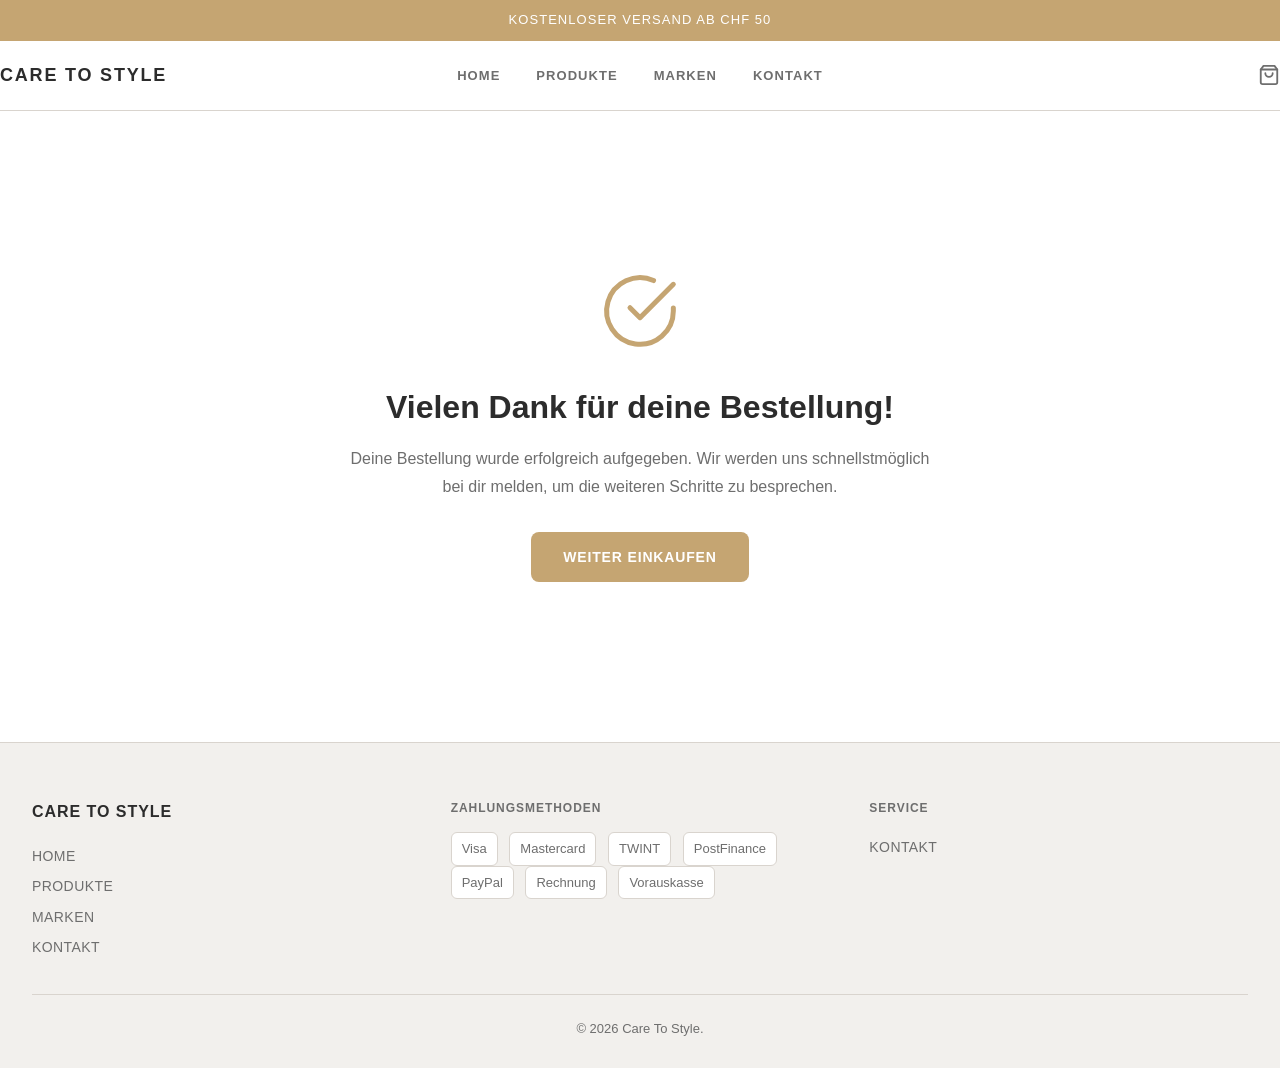
<file: thankyou.html>
<!doctype html>
<html lang="de">
<head>
    <meta charset="utf-8" />
    <meta name="viewport" content="width=device-width, initial-scale=1" />
    <title>Bestellung bestätigt | Care To Style</title>
    <meta name="description" content="Vielen Dank für deine Bestellung bei Care To Style." />
    <link rel="stylesheet" href="style.css" />
</head>
<body>
<a class="skip-link" href="#content">Zum Inhalt</a>

<div class="top-banner">Kostenloser Versand ab CHF 50</div>

<header>
    <div class="container header-inner">
        <div class="logo">
            <span class="logo-name">Care To Style</span>
        </div>
        <nav class="main-nav" aria-label="Hauptnavigation">
            <ul>
                <li><a href="index.html">Home</a></li>
                <li><a href="products.html">Produkte</a></li>
                <li><a href="brands.html">Marken</a></li>
                <li><a href="contact.html">Kontakt</a></li>
            </ul>
        </nav>
        <div class="header-actions">
            <a href="cart.html" class="cart-icon" aria-label="Warenkorb">
                <svg width="22" height="22" viewBox="0 0 24 24" fill="none" stroke="currentColor" stroke-width="2" stroke-linecap="round" stroke-linejoin="round"><path d="M6 2L3 6v14a2 2 0 002 2h14a2 2 0 002-2V6l-3-4z"/><line x1="3" y1="6" x2="21" y2="6"/><path d="M16 10a4 4 0 01-8 0"/></svg>
                <span class="cart-badge" id="cart-count">0</span>
            </a>
        </div>
    </div>
</header>

<main id="content">
    <section class="section">
        <div class="container">
            <div class="thankyou-page">
                <div class="thankyou-icon">
                    <svg width="80" height="80" viewBox="0 0 24 24" fill="none" stroke="currentColor" stroke-width="1.5" stroke-linecap="round" stroke-linejoin="round"><path d="M22 11.08V12a10 10 0 11-5.93-9.14"/><polyline points="22 4 12 14.01 9 11.01"/></svg>
                </div>
                <h1>Vielen Dank für deine Bestellung!</h1>
                <p>Deine Bestellung wurde erfolgreich aufgegeben. Wir werden uns schnellstmöglich bei dir melden, um die weiteren Schritte zu besprechen.</p>
                <a href="products.html" class="btn btn-primary">Weiter einkaufen</a>
            </div>
        </div>
    </section>
</main>

<footer>
    <div class="container">
        <div class="footer-grid">
            <div class="footer-col">
                <h3>Care To Style</h3>
                <a href="index.html">Home</a>
                <a href="products.html">Produkte</a>
                <a href="brands.html">Marken</a>
                <a href="contact.html">Kontakt</a>
            </div>
            <div class="footer-col">
                <h4>Zahlungsmethoden</h4>
                <div class="payment-methods">
                    <span>Visa</span>
                    <span>Mastercard</span>
                    <span>TWINT</span>
                    <span>PostFinance</span>
                    <span>PayPal</span>
                    <span>Rechnung</span>
                    <span>Vorauskasse</span>
                </div>
            </div>
            <div class="footer-col">
                <h4>Service</h4>
                <a href="contact.html">Kontakt</a>
            </div>
        </div>
        <div class="footer-bottom"><p>© 2026 Care To Style.</p></div>
    </div>
</footer>
<script src="cart.js"></script>
<script>
    localStorage.removeItem('cts-cart');
</script>
</body>
</html>
</file>
<file: style.css>
/* Care To Style Webshop */

:root {
    --bg: #ffffff;
    --bg-alt: #f2f0ed;
    --panel: #ffffff;
    --text: #2c2c2c;
    --text-muted: #6e6e6e;
    --border: #d9d4ce;
    --gold: #c5a572;
    --gold-dark: #a88b5a;
    --gold-light: #f5efe7;
    --radius: 8px;
    --radius-sm: 6px;
    --radius-lg: 12px;
    --container: 1400px;
    --shadow: 0 4px 20px rgba(0,0,0,0.06);
    --shadow-hover: 0 8px 30px rgba(197,165,114,0.15);
    --transition: all 0.2s ease;
}

* { box-sizing: border-box; margin: 0; padding: 0; }
html { scroll-behavior: smooth; }

body {
    font-family: 'Helvetica Neue', Helvetica, Arial, sans-serif;
    color: var(--text);
    background: var(--bg);
    line-height: 1.6;
    font-size: 16px;
}

a { color: inherit; text-decoration: none; transition: var(--transition); }
a:hover { color: var(--gold); }
img { max-width: 100%; height: auto; display: block; }
ul { list-style: none; }

.skip-link { position: absolute; left: -9999px; }
.skip-link:focus {
    left: 16px; top: 16px; padding: 10px 14px;
    background: var(--text); color: var(--bg);
    border-radius: var(--radius); z-index: 1000;
}

.container { max-width: var(--container); margin: 0 auto; padding: 0 32px; }

/* Header */
header {
    position: sticky; top: 0; z-index: 50;
    background: var(--bg); border-bottom: 1px solid var(--border);
}
.header-inner {
    display: flex; align-items: center; justify-content: space-between;
    padding: 20px 0;
}
.logo { display: flex; align-items: center; gap: 12px; }
.logo-mark { width: 32px; height: 32px; border-radius: 50%; background: var(--gold); }
.logo-name { font-weight: 700; font-size: 18px; letter-spacing: 0.1em; text-transform: uppercase; }

/* Nav */
.main-nav { position: absolute; left: 50%; transform: translateX(-50%); }
.main-nav ul { display: flex; gap: 36px; }
.main-nav a {
    font-size: 13px; font-weight: 600; color: var(--text-muted);
    padding: 8px 0; border-bottom: 2px solid transparent;
    text-transform: uppercase; letter-spacing: 0.08em;
}
.main-nav a:hover, .main-nav a.active { color: var(--gold); border-bottom-color: var(--gold); }

.header-actions { display: flex; align-items: center; gap: 12px; }

/* Cart Icon */
.cart-icon { position: relative; display: flex; align-items: center; color: var(--text-muted); transition: var(--transition); }
.cart-icon:hover, .cart-icon.active { color: var(--gold); }
.cart-badge {
    display: none; position: absolute; top: -8px; right: -10px;
    background: var(--gold); color: #fff; font-size: 11px; font-weight: 700;
    min-width: 18px; height: 18px; border-radius: 999px;
    align-items: center; justify-content: center; padding: 0 4px;
}


/* Top Banner */
.top-banner {
    background: var(--gold); color: #fff;
    text-align: center; padding: 10px;
    font-size: 13px; font-weight: 500;
    text-transform: uppercase; letter-spacing: 0.08em;
}

/* Hero */
.hero {
    padding: 120px 0;
    background: linear-gradient(135deg, var(--bg-alt) 0%, var(--gold-light) 100%);
    text-align: center;
}
.hero-title { font-size: clamp(40px, 6vw, 72px); font-weight: 800; margin: 0 0 20px; line-height: 1.05; text-transform: uppercase; letter-spacing: 0.02em; }
.hero-subtitle { font-size: 20px; color: var(--text-muted); margin: 0 0 40px; max-width: 650px; margin-inline: auto; }
.hero-actions { display: flex; gap: 16px; justify-content: center; }

/* Buttons */
.btn {
    display: inline-flex; align-items: center; justify-content: center;
    padding: 14px 32px; font-size: 14px; font-weight: 600;
    border-radius: var(--radius); border: none; cursor: pointer;
    transition: var(--transition); text-transform: uppercase; letter-spacing: 0.06em;
}
.btn-primary { background: var(--gold); color: #fff; }
.btn-primary:hover { background: var(--gold-dark); transform: translateY(-1px); }
.btn-outline { background: transparent; color: var(--gold); border: 1px solid var(--gold); }
.btn-outline:hover { border-color: var(--gold-dark); background: var(--gold-light); }

/* Sections */
.section { padding: 80px 0; }
.section-title { font-size: 32px; font-weight: 700; margin: 0 0 8px; text-transform: uppercase; letter-spacing: 0.02em; }
.section-subtitle { font-size: 16px; color: var(--text-muted); margin: 0 0 40px; }
.section-link { text-align: center; margin-top: 48px; }

/* Brand Categories */
.brand-cats { background: var(--bg-alt); }
.brand-grid { display: grid; grid-template-columns: repeat(4, 1fr); gap: 24px; }
.brand-card {
    background: var(--bg); border: 1px solid var(--border);
    border-radius: var(--radius-lg); padding: 32px 24px;
    text-align: center; transition: var(--transition);
}
.brand-card:hover { border-color: var(--gold); box-shadow: var(--shadow-hover); transform: translateY(-2px); }
.brand-icon { font-size: 36px; margin-bottom: 14px; }
.brand-card h3 { font-size: 17px; font-weight: 600; margin: 0 0 8px; text-transform: uppercase; letter-spacing: 0.03em; }
.brand-card p { font-size: 14px; color: var(--text-muted); margin: 0; }

/* Product Grid */
.product-grid { display: grid; grid-template-columns: repeat(4, 1fr); gap: 24px; }
.product-card {
    background: var(--bg); border: 1px solid var(--border);
    border-radius: var(--radius-lg); overflow: hidden; transition: var(--transition);
    display: flex; flex-direction: column;
}
.product-card:hover { box-shadow: var(--shadow-hover); transform: translateY(-2px); }
.product-image-link { display: block; color: inherit; text-decoration: none; }
.product-image { position: relative; aspect-ratio: 1; overflow: hidden; background: var(--bg-alt); }
.product-image img { width: 100%; height: 100%; object-fit: cover; transition: var(--transition); }
.product-card:hover .product-image-link img { transform: scale(1.04); }
.product-badge {
    position: absolute; top: 12px; left: 12px;
    background: var(--gold); color: #fff;
    padding: 4px 10px; border-radius: 999px;
    font-size: 11px; font-weight: 600; text-transform: uppercase;
}
.product-info { padding: 18px; }
.product-brand { font-size: 12px; color: var(--text-muted); text-transform: uppercase; letter-spacing: 0.05em; }
.product-name { font-size: 15px; font-weight: 600; margin: 6px 0; }
.product-price { font-size: 17px; font-weight: 700; }
.product-card-actions { padding: 0 18px 18px; }
.product-card-actions .btn { width: 100%; }
.btn-sm { padding: 10px 16px; font-size: 12px; }

/* Brands Showcase */
.brands-showcase { display: flex; justify-content: center; gap: 48px; flex-wrap: wrap; }
.brand-item { text-align: center; }
.brand-item img {
    width: 80px; height: 80px; border-radius: 50%;
    object-fit: cover; margin: 0 auto 12px; border: 1px solid var(--border);
}
.brand-item span { font-size: 14px; color: var(--text-muted); text-transform: uppercase; letter-spacing: 0.04em; }

/* Newsletter */
.newsletter {
    position: relative;
    background: var(--text);
    min-height: 500px;
    display: flex;
    align-items: center;
}
.newsletter::before {
    content: '';
    position: absolute; inset: 0;
    background: rgba(0,0,0,0.55);
}
.newsletter-box { position: relative; z-index: 1; max-width: 550px; text-align: center; color: #fff; }
.newsletter-box .section-title { color: #fff; }
.newsletter-box .section-subtitle { color: rgba(255,255,255,0.8); }
.newsletter-form { display: flex; gap: 12px; margin-top: 28px; }
.newsletter-form input {
    flex: 1; padding: 14px 18px; border: 1px solid rgba(255,255,255,0.3);
    border-radius: var(--radius); font-size: 15px; background: rgba(255,255,255,0.1);
    color: #fff;
}
.newsletter-form input::placeholder { color: rgba(255,255,255,0.6); }
.newsletter-form input:focus { outline: none; border-color: var(--gold); background: rgba(255,255,255,0.15); }

/* Product Filter */
.product-filter { display: flex; gap: 12px; margin-bottom: 40px; flex-wrap: wrap; justify-content: center; }
.filter-btn {
    padding: 10px 20px; background: var(--bg); border: 1px solid var(--border);
    border-radius: 999px; font-size: 13px; font-weight: 600;
    color: var(--text-muted); cursor: pointer; transition: var(--transition);
    text-transform: uppercase; letter-spacing: 0.04em;
}
.filter-btn:hover { background: var(--gold-light); color: var(--gold); border-color: var(--gold); }
.filter-btn.active { background: var(--gold); color: #fff; border-color: var(--gold); }

/* Product Detail */
.product-detail { padding: 40px 0; }
.product-detail-grid { display: grid; grid-template-columns: 1fr 1fr; gap: 48px; margin-bottom: 48px; }
.product-detail-grid img { width: 100%; height: auto; }
.product-gallery { border-radius: var(--radius-lg); overflow: hidden; background: var(--bg-alt); }
.product-gallery img { width: 100%; aspect-ratio: 1; object-fit: cover; }
.product-info-detail h1 { font-size: 28px; font-weight: 700; margin: 0 0 8px; }
.product-info-detail .price { font-size: 24px; font-weight: 700; margin: 0 0 16px; }
.product-info-detail .description { font-size: 14px; color: var(--text-muted); margin: 0 0 24px; line-height: 1.7; }
.product-meta { display: flex; gap: 12px; margin-bottom: 24px; }
.badge {
    padding: 6px 12px; background: var(--bg-alt); border: 1px solid var(--border);
    border-radius: var(--radius-sm); font-size: 12px; font-weight: 500;
}
/* Order Form */
.order-form { background: var(--bg-alt); border: 1px solid var(--border); border-radius: var(--radius-lg); padding: 32px; }
.order-form h2 { font-size: 20px; font-weight: 600; margin: 0 0 24px; }
.form-grid { display: grid; grid-template-columns: 1fr 1fr; gap: 16px; }
.form-group { display: flex; flex-direction: column; gap: 6px; }
.form-group.full { grid-column: 1 / -1; }
.form-group label { font-size: 13px; font-weight: 500; }
.form-group input, .form-group select, .form-group textarea {
    padding: 12px 14px; border: 1px solid var(--border); border-radius: var(--radius);
    font-size: 15px; font-family: inherit; background: var(--bg);
    width: 100%; box-sizing: border-box;
}
.form-group input:focus, .form-group select:focus, .form-group textarea:focus { outline: none; border-color: var(--gold); }
.form-group textarea { min-height: 100px; resize: vertical; }
.form-actions { margin-top: 20px; }

/* Contact */
.contact-form { max-width: 900px; margin: 0 auto; background: var(--bg-alt); border: 1px solid var(--border); border-radius: var(--radius-lg); padding: 32px; }
.contact-form-wide { padding: 48px; }
.contact-form h2 { font-size: 20px; margin: 0 0 24px; }
.form-grid-wide { display: grid; grid-template-columns: repeat(2, 1fr); gap: 16px; }
.form-grid-wide .form-group.full { grid-column: 1 / -1; }

/* Brands */
.brand-grid-container { display: grid; grid-template-columns: repeat(4, 1fr); gap: 20px; }
.brand-card-detail {
    background: var(--bg); border: 1px solid var(--border);
    border-radius: var(--radius-lg); overflow: hidden; transition: var(--transition);
}
.brand-card-detail:hover { box-shadow: var(--shadow-hover); transform: translateY(-2px); }
.brand-card-detail img { width: 100%; aspect-ratio: 1; object-fit: cover; }
.brand-card-detail .info { padding: 20px; }
.brand-card-detail h3 { font-size: 18px; margin: 0 0 6px; }
.brand-card-detail p { font-size: 13px; color: var(--text-muted); margin: 0 0 10px; }
.brand-card-detail .price { font-weight: 700; font-size: 15px; }
.brand-category {
    display: inline-block; padding: 4px 10px; background: var(--bg-alt);
    border-radius: var(--radius-sm); font-size: 11px; font-weight: 500; margin-bottom: 10px;
}
.brand-category.trending { background: var(--gold-light); color: var(--gold-dark); }
.brand-category.premium { background: #e0e7ff; color: #3730a3; }
.brand-category.affordable { background: #dcfce7; color: #166534; }
.brand-category.celebrity { background: #fce7f3; color: #9d174d; }

/* Newsletter Popup */
.newsletter-popup-overlay {
    display: none; position: fixed; inset: 0;
    background: rgba(0,0,0,0.5); z-index: 1000;
    align-items: center; justify-content: center;
}
.newsletter-popup-overlay.active { display: flex; }
.newsletter-popup-box {
    background: var(--bg); border-radius: var(--radius-lg);
    padding: 48px 40px; max-width: 480px; width: 90%; text-align: center;
    box-shadow: var(--shadow-hover); position: relative;
}
.newsletter-popup-box h2 { font-size: 24px; font-weight: 700; margin: 0 0 8px; }
.newsletter-popup-box p { font-size: 14px; color: var(--text-muted); margin: 0 0 24px; }
.newsletter-popup-box .close-btn {
    position: absolute; top: 12px; right: 16px;
    font-size: 24px; color: var(--text-muted); cursor: pointer;
    line-height: 1; text-decoration: none;
}
.newsletter-popup-box .close-btn:hover { color: var(--text); }
.newsletter-popup-form { display: flex; gap: 12px; margin-top: 20px; }
.newsletter-popup-form input {
    flex: 1; padding: 12px 16px; border: 1px solid var(--border);
    border-radius: var(--radius); font-size: 14px; background: var(--bg);
}
.newsletter-popup-form input:focus { outline: none; border-color: var(--gold); }
.newsletter-success { text-align: center; }
.newsletter-success h2 { color: var(--gold); margin-bottom: 12px; }
.newsletter-success p { color: var(--text-muted); margin-bottom: 24px; }
.newsletter-inline-success { text-align: center; padding: 16px; background: rgba(255,255,255,0.1); border-radius: var(--radius); margin-top: 16px; }
.newsletter-inline-success p { color: #fff; margin: 0; }
.contact-success { text-align: center; padding: 40px; background: var(--bg); border-radius: var(--radius-lg); margin-top: 24px; }
.contact-success h2 { color: var(--gold); margin-bottom: 12px; }
.contact-success p { color: var(--text-muted); margin-bottom: 24px; }

/* Brand Logos */
.brand-logo {
    display: flex; align-items: center; justify-content: center;
    width: 100%; height: 80px; margin-bottom: 16px;
    font-size: 22px; font-weight: 800; letter-spacing: 0.04em;
    text-transform: uppercase; color: var(--text);
    background: var(--bg-alt); border-radius: var(--radius);
}
.brand-logo img {
    max-width: 80%; max-height: 60px; object-fit: contain;
}
.brand-card .info { text-align: left; padding-top: 4px; }
.brand-card img + .info, .brand-card .brand-logo + .info { text-align: left; }

/* FAQ */
.faq-list { max-width: 800px; margin: 0 auto; }
.faq-item {
    border: 1px solid var(--border); border-radius: var(--radius);
    margin-bottom: 12px; background: var(--bg); overflow: hidden;
}
.faq-item summary {
    padding: 18px 24px; font-size: 15px; font-weight: 600;
    cursor: pointer; list-style: none; display: flex;
    justify-content: space-between; align-items: center;
}
.faq-item summary::-webkit-details-marker { display: none; }
.faq-item summary::after {
    content: '+'; font-size: 20px; font-weight: 300; color: var(--gold);
    transition: transform 0.2s ease;
}
.faq-item[open] summary::after { content: '−'; }
.faq-item summary:hover { background: var(--gold-light); }
.faq-item .faq-answer {
    padding: 0 24px 18px; font-size: 14px;
    color: var(--text-muted); line-height: 1.7;
}

/* Cart Page */
.cart-container { max-width: 800px; margin: 0 auto; }
.cart-empty { text-align: center; padding: 60px 0; }
.cart-empty p { font-size: 18px; color: var(--text-muted); margin: 0 0 24px; }
.cart-item {
    display: flex; align-items: center; gap: 16px;
    padding: 20px 24px; background: var(--bg-alt);
    border: 1px solid var(--border); border-radius: var(--radius);
    margin-bottom: 12px;
}
.cart-item-info { flex: 1; }
.cart-item-info h3 { font-size: 15px; font-weight: 600; margin: 0 0 4px; }
.cart-item-info .cart-item-price { font-size: 13px; color: var(--text-muted); }
.cart-item-controls { display: flex; align-items: center; gap: 8px; }
.qty-btn {
    width: 32px; height: 32px; border: 1px solid var(--border);
    border-radius: var(--radius-sm); background: var(--bg);
    font-size: 16px; font-weight: 600; cursor: pointer;
    display: flex; align-items: center; justify-content: center;
    color: var(--text); transition: var(--transition);
}
.qty-btn:hover { border-color: var(--gold); color: var(--gold); }
.qty-display { min-width: 24px; text-align: center; font-weight: 600; font-size: 15px; }
.cart-item-subtotal { font-weight: 700; font-size: 15px; min-width: 80px; text-align: right; }
.cart-remove {
    background: none; border: none; font-size: 22px; color: var(--text-muted);
    cursor: pointer; padding: 4px 8px; transition: var(--transition);
}
.cart-remove:hover { color: #c0392b; }
.cart-total {
    display: flex; justify-content: space-between; align-items: center;
    padding: 20px 0; font-size: 18px; font-weight: 700;
    border-top: 2px solid var(--text); margin-top: 8px;
}
.cart-actions { display: flex; gap: 16px; justify-content: center; margin-top: 24px; }

/* Thank You Page */
.thankyou-page { text-align: center; padding: 80px 0; max-width: 600px; margin: 0 auto; }
.thankyou-icon { color: var(--gold); margin-bottom: 24px; }
.thankyou-page h1 { font-size: 32px; font-weight: 700; margin: 0 0 12px; }
.thankyou-page p { font-size: 16px; color: var(--text-muted); margin: 0 0 32px; line-height: 1.7; }

/* Footer */
footer { background: var(--bg-alt); border-top: 1px solid var(--border); padding: 56px 0 28px; }
.footer-grid { display: grid; grid-template-columns: 1fr 1fr 1fr; gap: 40px; margin-bottom: 32px; }
.footer-col h3 { font-size: 16px; font-weight: 700; margin: 0 0 16px; text-transform: uppercase; letter-spacing: 0.06em; }
.footer-col h4 { font-size: 12px; font-weight: 600; text-transform: uppercase; letter-spacing: 0.08em; margin: 0 0 14px; color: var(--text-muted); }
.footer-col a { display: block; font-size: 14px; color: var(--text-muted); padding: 4px 0; text-transform: uppercase; letter-spacing: 0.03em; }
.footer-col a:hover { color: var(--gold); }
.payment-methods { font-size: 13px; color: var(--text-muted); line-height: 1.8; }
.payment-methods span { display: inline-block; margin-right: 8px; padding: 4px 10px; background: var(--bg); border: 1px solid var(--border); border-radius: var(--radius-sm); font-weight: 500; }
.footer-bottom { border-top: 1px solid var(--border); padding-top: 24px; text-align: center; font-size: 13px; color: var(--text-muted); }

/* CSS-Only Filter (Radio Hack) */
.filter-input { position: absolute; opacity: 0; pointer-events: none; }
.product-card[data-cat] { display: block; }
#filter-all:checked ~ .product-grid .product-card[data-cat] { display: block; }
#filter-shampoo:checked ~ .product-grid .product-card[data-cat]:not([data-cat="shampoo"]) { display: none; }
#filter-conditioner:checked ~ .product-grid .product-card[data-cat]:not([data-cat="conditioner"]) { display: none; }
#filter-styling:checked ~ .product-grid .product-card[data-cat]:not([data-cat="styling"]) { display: none; }
#filter-treatment:checked ~ .product-grid .product-card[data-cat]:not([data-cat="treatment"]) { display: none; }
#filter-haaroel:checked ~ .product-grid .product-card[data-cat]:not([data-cat="haaroel"]) { display: none; }
#filter-mousse:checked ~ .product-grid .product-card[data-cat]:not([data-cat="mousse"]) { display: none; }
#filter-hitzeschutz:checked ~ .product-grid .product-card[data-cat]:not([data-cat="hitzeschutz"]) { display: none; }
#filter-leave-in:checked ~ .product-grid .product-card[data-cat]:not([data-cat="leave-in"]) { display: none; }
#filter-all:checked ~ .product-filter label[for="filter-all"],
#filter-shampoo:checked ~ .product-filter label[for="filter-shampoo"],
#filter-conditioner:checked ~ .product-filter label[for="filter-conditioner"],
#filter-styling:checked ~ .product-filter label[for="filter-styling"],
#filter-treatment:checked ~ .product-filter label[for="filter-treatment"],
#filter-haaroel:checked ~ .product-filter label[for="filter-haaroel"],
#filter-mousse:checked ~ .product-filter label[for="filter-mousse"],
#filter-hitzeschutz:checked ~ .product-filter label[for="filter-hitzeschutz"],
#filter-leave-in:checked ~ .product-filter label[for="filter-leave-in"] {
    background: var(--gold); color: #fff; border-color: var(--gold);
}

/* Product Detail (CSS :target) */
.product-section { display: none; }
.product-section:target { display: block; }
.product-section:target ~ .product-not-found { display: none; }
.product-not-found { text-align: center; padding: 80px 0; }

/* About Us */
.about-grid {
    display: grid;
    grid-template-columns: repeat(3, 1fr);
    gap: 24px;
    margin-top: 32px;
}
.about-card {
    background: var(--bg);
    border: 1px solid var(--border);
    border-radius: var(--radius-lg);
    padding: 32px 24px;
    text-align: center;
    transition: var(--transition);
}
.about-card:hover {
    border-color: var(--gold);
    box-shadow: var(--shadow-hover);
}
.about-card h3 {
    font-size: 18px;
    font-weight: 700;
    margin: 0 0 12px;
    color: var(--text);
    text-transform: uppercase;
    letter-spacing: 0.04em;
}
.about-card p {
    font-size: 14px;
    color: var(--text-muted);
    line-height: 1.6;
    margin: 0;
}

/* Responsive */
@media (max-width: 980px) {
    .main-nav { position: static; transform: none; }
    .main-nav ul { gap: 20px; flex-wrap: wrap; justify-content: center; }
    .brand-grid, .product-grid, .brand-grid-container { grid-template-columns: repeat(2, 1fr); }
    .product-detail-grid, .footer-grid { grid-template-columns: 1fr; }
    .hero { padding: 80px 0; }
    .hero-title { font-size: 40px; }
    .newsletter { min-height: 400px; }
}

@media (max-width: 768px) {
    .container { padding: 0 40px; }
    .header-inner { padding: 18px 0; gap: 12px; }
    .main-nav ul { gap: 14px; }
    .main-nav a { font-size: 12px; }
    .section { padding: 50px 0; }
    .section-title { font-size: 26px; }
    .hero { padding: 60px 0; }
    .hero-actions { flex-direction: column; align-items: center; }
    .brands-showcase { gap: 24px; }
    .brand-item img { width: 56px; height: 56px; }
    .contact-form, .contact-form-wide { padding: 28px; }
    .form-grid-wide { grid-template-columns: repeat(2, 1fr); }
    .order-form { padding: 24px; }
    footer { padding: 40px 0 24px; }
    .newsletter { min-height: 350px; }
}

@media (max-width: 560px) {
    .brand-grid, .product-grid, .brand-grid-container { grid-template-columns: 1fr; }
    .radio-grid { grid-template-columns: repeat(2, 1fr); }
    .form-grid { grid-template-columns: 1fr; }
    .form-grid-wide { grid-template-columns: 1fr; }
    .newsletter-form { flex-direction: column; }
    .hero-actions { flex-direction: column; align-items: center; }
    .header-inner { flex-wrap: wrap; justify-content: center; }
    .section { padding: 40px 0; }
    .section-title { font-size: 24px; }
    .hero-title { font-size: 28px; }
    .hero { padding: 48px 0; }
    .hero-subtitle { font-size: 15px; }
    .brands-showcase { gap: 16px; }
    .brand-item img { width: 48px; height: 48px; }
    .brand-item span { font-size: 11px; }
    .product-filter { gap: 8px; }
    .filter-btn { padding: 8px 14px; font-size: 11px; }
    .contact-form, .contact-form-wide { padding: 20px; }
    .order-form { padding: 20px; }
    footer { padding: 32px 0 20px; }
    .footer-grid { gap: 24px; }
    .newsletter { min-height: 300px; }
    .newsletter-popup-box { padding: 32px 20px; width: calc(100% - 32px); max-height: 90vh; overflow-y: auto; }
    .newsletter-popup-form { flex-direction: column; }
    .newsletter-popup-form input { width: 100%; box-sizing: border-box; }
}
</file>
